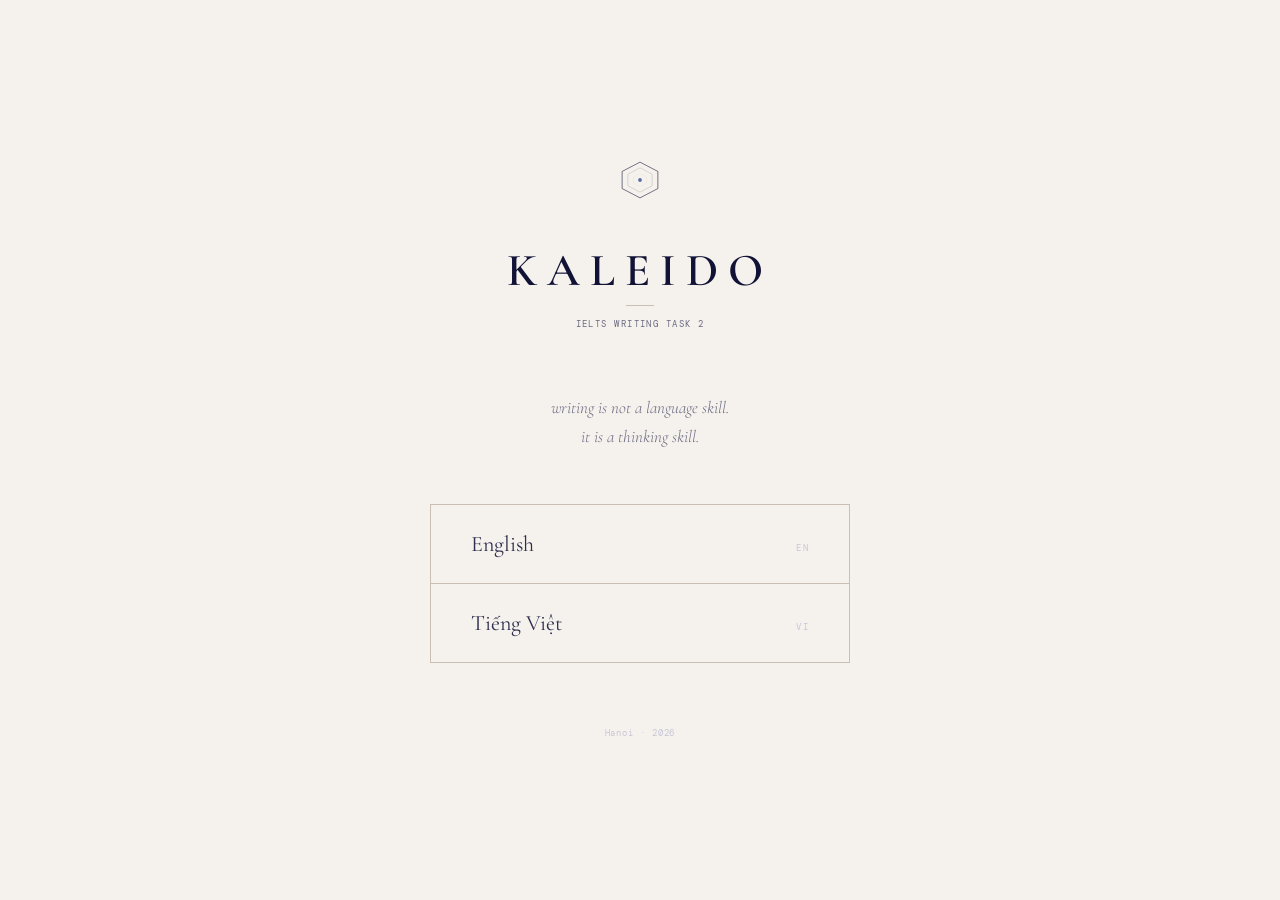
<file: index.html>
<!DOCTYPE html>
<html lang="en">
<head>
<meta charset="UTF-8">
<meta name="viewport" content="width=device-width, initial-scale=1.0">
<title>KALEIDO — IELTS Writing Task 2</title>
<link rel="preconnect" href="https://fonts.googleapis.com">
<link rel="preconnect" href="https://fonts.gstatic.com" crossorigin>
<link href="https://fonts.googleapis.com/css2?family=Cormorant+Garamond:ital,wght@0,300;0,400;0,600;1,300;1,400&family=DM+Mono:wght@400&display=swap" rel="stylesheet">
<style>
*, *::before, *::after { box-sizing: border-box; margin: 0; padding: 0; }

html, body {
  height: 100%;
}

body {
  background: #F5F1EC;
  display: flex;
  align-items: center;
  justify-content: center;
  min-height: 100vh;
}

.k-root {
  background: #F5F1EC;
  min-height: 100vh;
  width: 100%;
  display: flex;
  flex-direction: column;
  align-items: center;
  justify-content: center;
  padding: 100px 48px;
  position: relative;
  overflow: hidden;
}

.k-bg {
  position: fixed;
  inset: 0;
  pointer-events: none;
  overflow: hidden;
}

.k-bq {
  position: absolute;
  font-family: 'DM Mono', monospace;
  font-size: 10px;
  color: rgba(17,18,54,0.028);
  white-space: nowrap;
  letter-spacing: 0.02em;
}

.k-body {
  position: relative;
  z-index: 2;
  display: flex;
  flex-direction: column;
  align-items: center;
  text-align: center;
  width: 100%;
  max-width: 420px;
}

.k-mark {
  margin-bottom: 44px;
  opacity: 0;
  animation: kr 1.1s cubic-bezier(0.16,1,0.3,1) 0s forwards;
}

.k-word {
  font-family: 'Cormorant Garamond', serif;
  font-weight: 600;
  font-size: 46px;
  letter-spacing: 0.22em;
  color: #111236;
  line-height: 1;
  margin-bottom: 12px;
  opacity: 0;
  animation: kr 1.1s cubic-bezier(0.16,1,0.3,1) 0.1s forwards;
}

.k-rule {
  width: 28px;
  height: 0.5px;
  background: #C9C0B4;
  margin: 0 auto 12px;
  opacity: 0;
  animation: kr 0.9s ease 0.2s forwards;
}

.k-sub {
  font-family: 'DM Mono', monospace;
  font-size: 9px;
  letter-spacing: 0.16em;
  color: #6B6A82;
  text-transform: uppercase;
  margin-bottom: 64px;
  opacity: 0;
  animation: kr 0.9s ease 0.26s forwards;
}

.k-intro {
  font-family: 'Cormorant Garamond', serif;
  font-style: italic;
  font-weight: 300;
  font-size: 17px;
  color: #6B6A82;
  line-height: 1.7;
  margin-bottom: 52px;
  opacity: 0;
  animation: kr 0.9s ease 0.34s forwards;
  max-width: 300px;
}

.k-choices {
  display: flex;
  flex-direction: column;
  width: 100%;
  opacity: 0;
  animation: kr 0.8s ease 0.46s forwards;
  border: 0.5px solid #C9C0B4;
}

.k-choice {
  background: transparent;
  border: none;
  outline: none;
  padding: 28px 40px;
  cursor: pointer;
  display: flex;
  align-items: baseline;
  justify-content: space-between;
  position: relative;
  overflow: hidden;
  text-decoration: none;
}

.k-choice + .k-choice {
  border-top: 0.5px solid #C9C0B4;
}

.k-choice::after {
  content: '';
  position: absolute;
  inset: 0;
  background: #111236;
  opacity: 0;
  transition: opacity 0.26s ease;
}

.k-choice:hover::after { opacity: 1; }
.k-choice:hover .k-cn { color: #F5F1EC; }
.k-choice:hover .k-cl { color: #5B6FA6; }

.k-cn {
  font-family: 'Cormorant Garamond', serif;
  font-size: 22px;
  font-weight: 400;
  color: #2E2D4E;
  transition: color 0.26s ease;
  line-height: 1;
  position: relative;
  z-index: 1;
}

.k-cl {
  font-family: 'DM Mono', monospace;
  font-size: 9px;
  letter-spacing: 0.16em;
  color: #C8C6D8;
  transition: color 0.26s ease;
  position: relative;
  z-index: 1;
}

.k-foot {
  font-family: 'DM Mono', monospace;
  font-size: 9px;
  letter-spacing: 0.1em;
  color: #C8C6D8;
  margin-top: 64px;
  opacity: 0;
  animation: kr 0.7s ease 0.64s forwards;
}

@keyframes kr {
  from { opacity: 0; transform: translateY(8px); }
  to   { opacity: 1; transform: translateY(0); }
}
</style>
</head>
<body>

<div class="k-bg" id="kbg" aria-hidden="true"></div>

<div class="k-root">
  <div class="k-body">

    <div class="k-mark">
      <svg width="38" height="38" viewBox="0 0 100 100" fill="none" xmlns="http://www.w3.org/2000/svg">
        <polygon points="50,3 97,27.5 97,72.5 50,97 3,72.5 3,27.5" stroke="#111236" stroke-width="1.5" fill="none"/>
        <polygon points="50,18 82,35 82,65 50,82 18,65 18,35" stroke="#111236" stroke-width="1" fill="none" opacity="0.36"/>
        <polygon points="50,33 67,42 67,58 50,67 33,58 33,42" stroke="#111236" stroke-width="0.7" fill="none" opacity="0.14"/>
        <circle cx="50" cy="50" r="5" fill="#5B6FA6"/>
      </svg>
    </div>

    <div class="k-word">KALEIDO</div>
    <div class="k-rule"></div>
    <div class="k-sub">IELTS Writing Task 2</div>

    <div class="k-intro">
      writing is not a language skill.<br>it is a thinking skill.
    </div>

    <div class="k-choices">
      <a href="/en" class="k-choice">
        <span class="k-cn">English</span>
        <span class="k-cl">EN</span>
      </a>
      <a href="/vi" class="k-choice">
        <span class="k-cn">Tiếng Việt</span>
        <span class="k-cl">VI</span>
      </a>
    </div>

    <div class="k-foot">Hanoi · 2026</div>

  </div>
</div>

<script>
const qs = [
  "Should governments invest more in public transport?",
  "Is technology making us less creative?",
  "Some people think education should be free.",
  "Is globalisation a positive development?",
  "Does social media do more harm than good?",
  "Should the arts receive government funding?",
  "Is online learning as effective?",
  "Should voting be compulsory?",
  "Is fast fashion an environmental problem?",
  "Should capital punishment be abolished?",
  "Is space exploration a waste of money?",
  "Should wealthy nations help poorer ones?",
  "Is economic growth more important than the environment?",
  "Do celebrities have a responsibility to be role models?",
  "Should children learn a second language from birth?",
  "Does workplace stress cause significant illness?",
  "Should private cars be taxed to fund public transport?",
  "Is globalisation making cultures increasingly similar?",
  "Should financial literacy be taught in schools?",
  "Are smartphones destroying social interaction?",
  "Could AI replace teachers in the future?",
  "Should governments limit household waste?"
];

const bg = document.getElementById('kbg');
qs.forEach((q, i) => {
  const el = document.createElement('div');
  el.className = 'k-bq';
  el.textContent = q;
  const col = i % 3;
  const row = Math.floor(i / 3);
  el.style.left = (col / 3 * 84 + 3 + ((i * 37 + 11) % 11 - 5)) + '%';
  el.style.top  = (row / Math.ceil(qs.length / 3) * 88 + 3 + ((i * 53 + 7) % 9 - 4)) + '%';
  el.style.transform = `rotate(${((i * 17) % 8 - 4) * 0.2}deg)`;
  bg.appendChild(el);
});
</script>
</body>
</html>
</file>
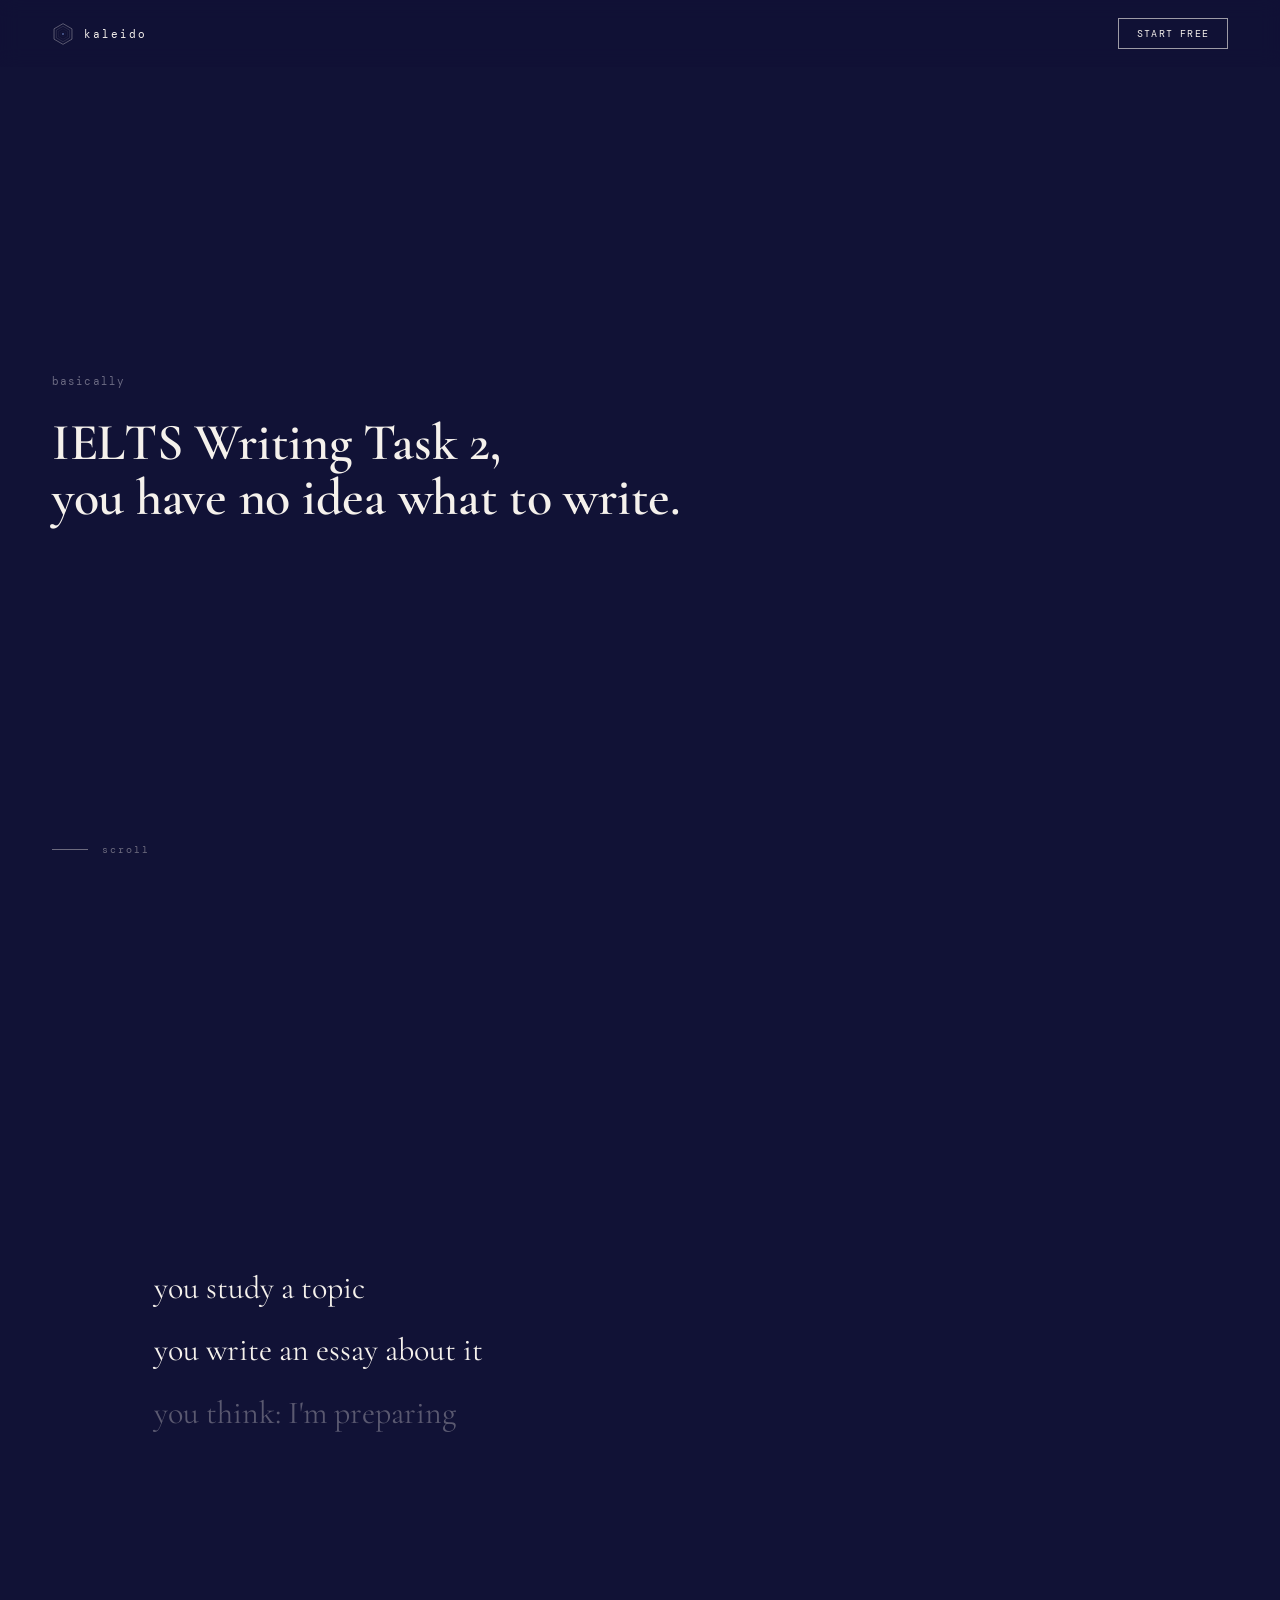
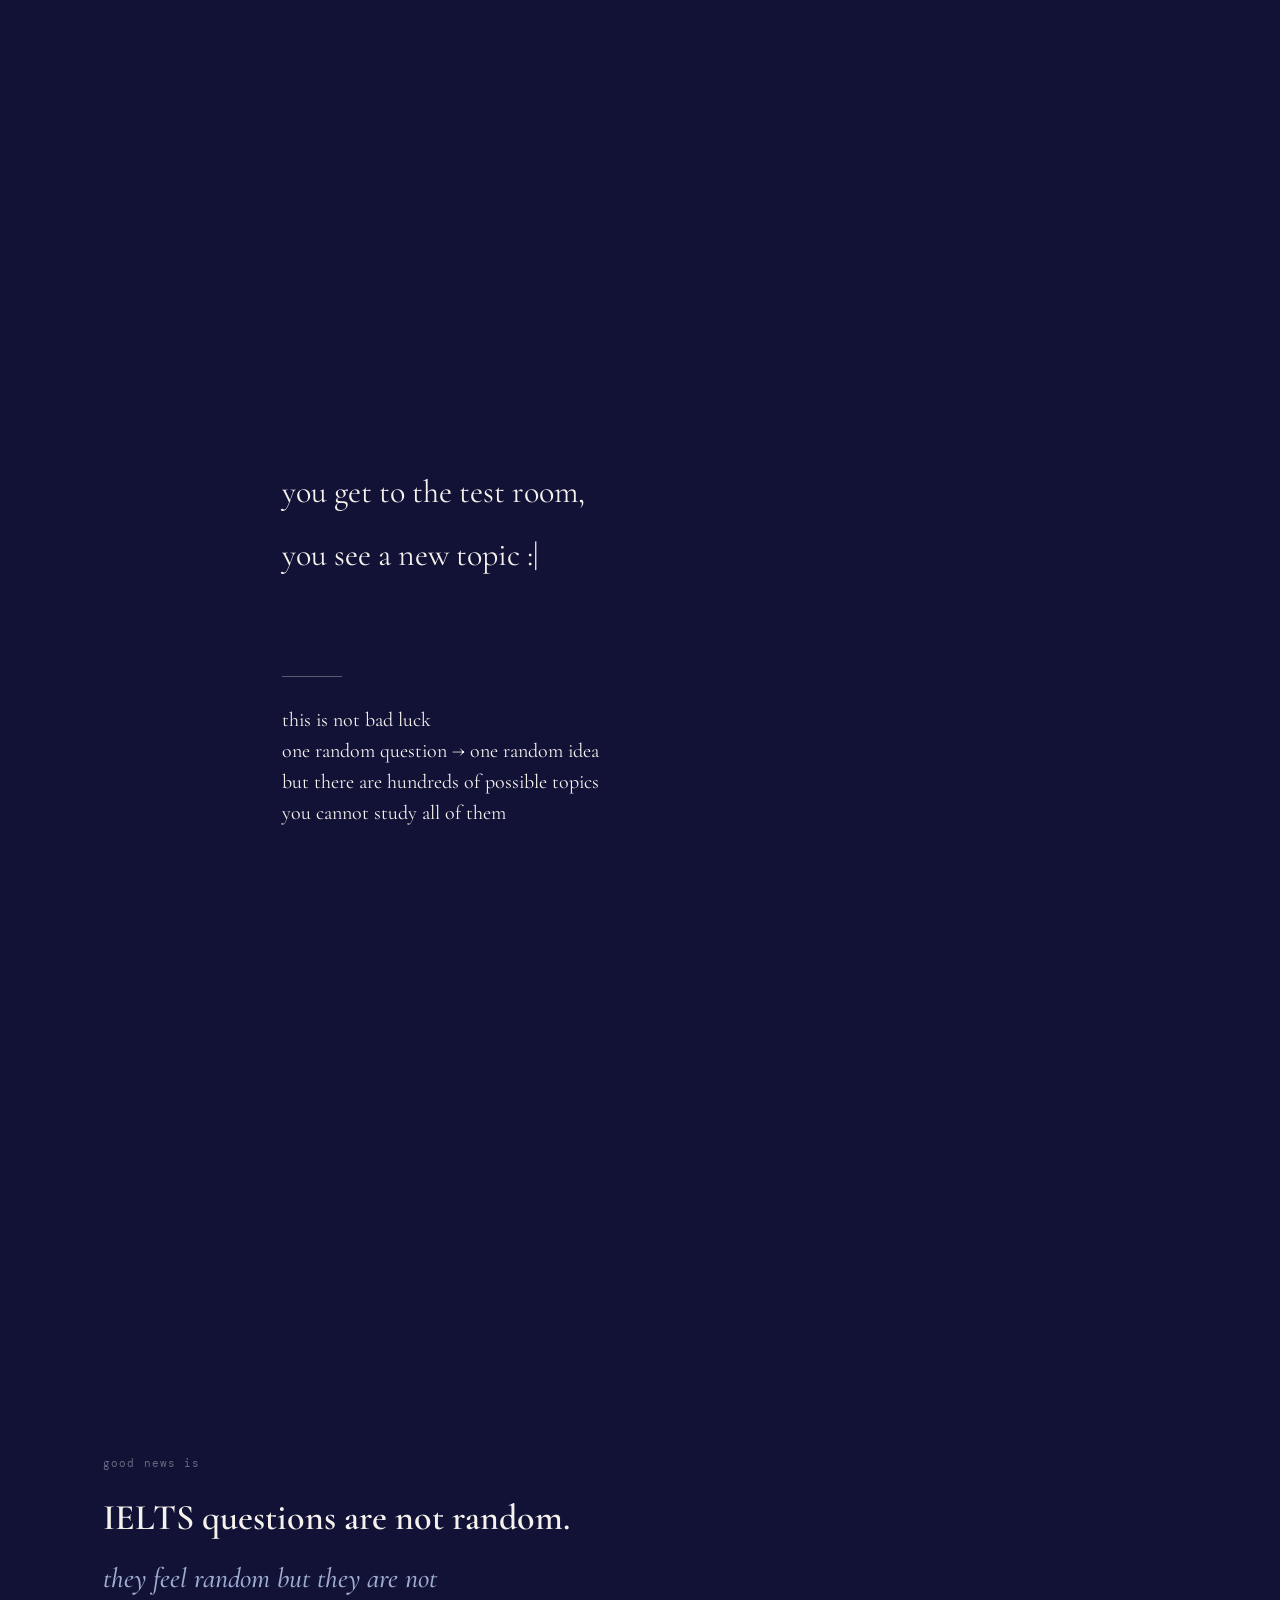
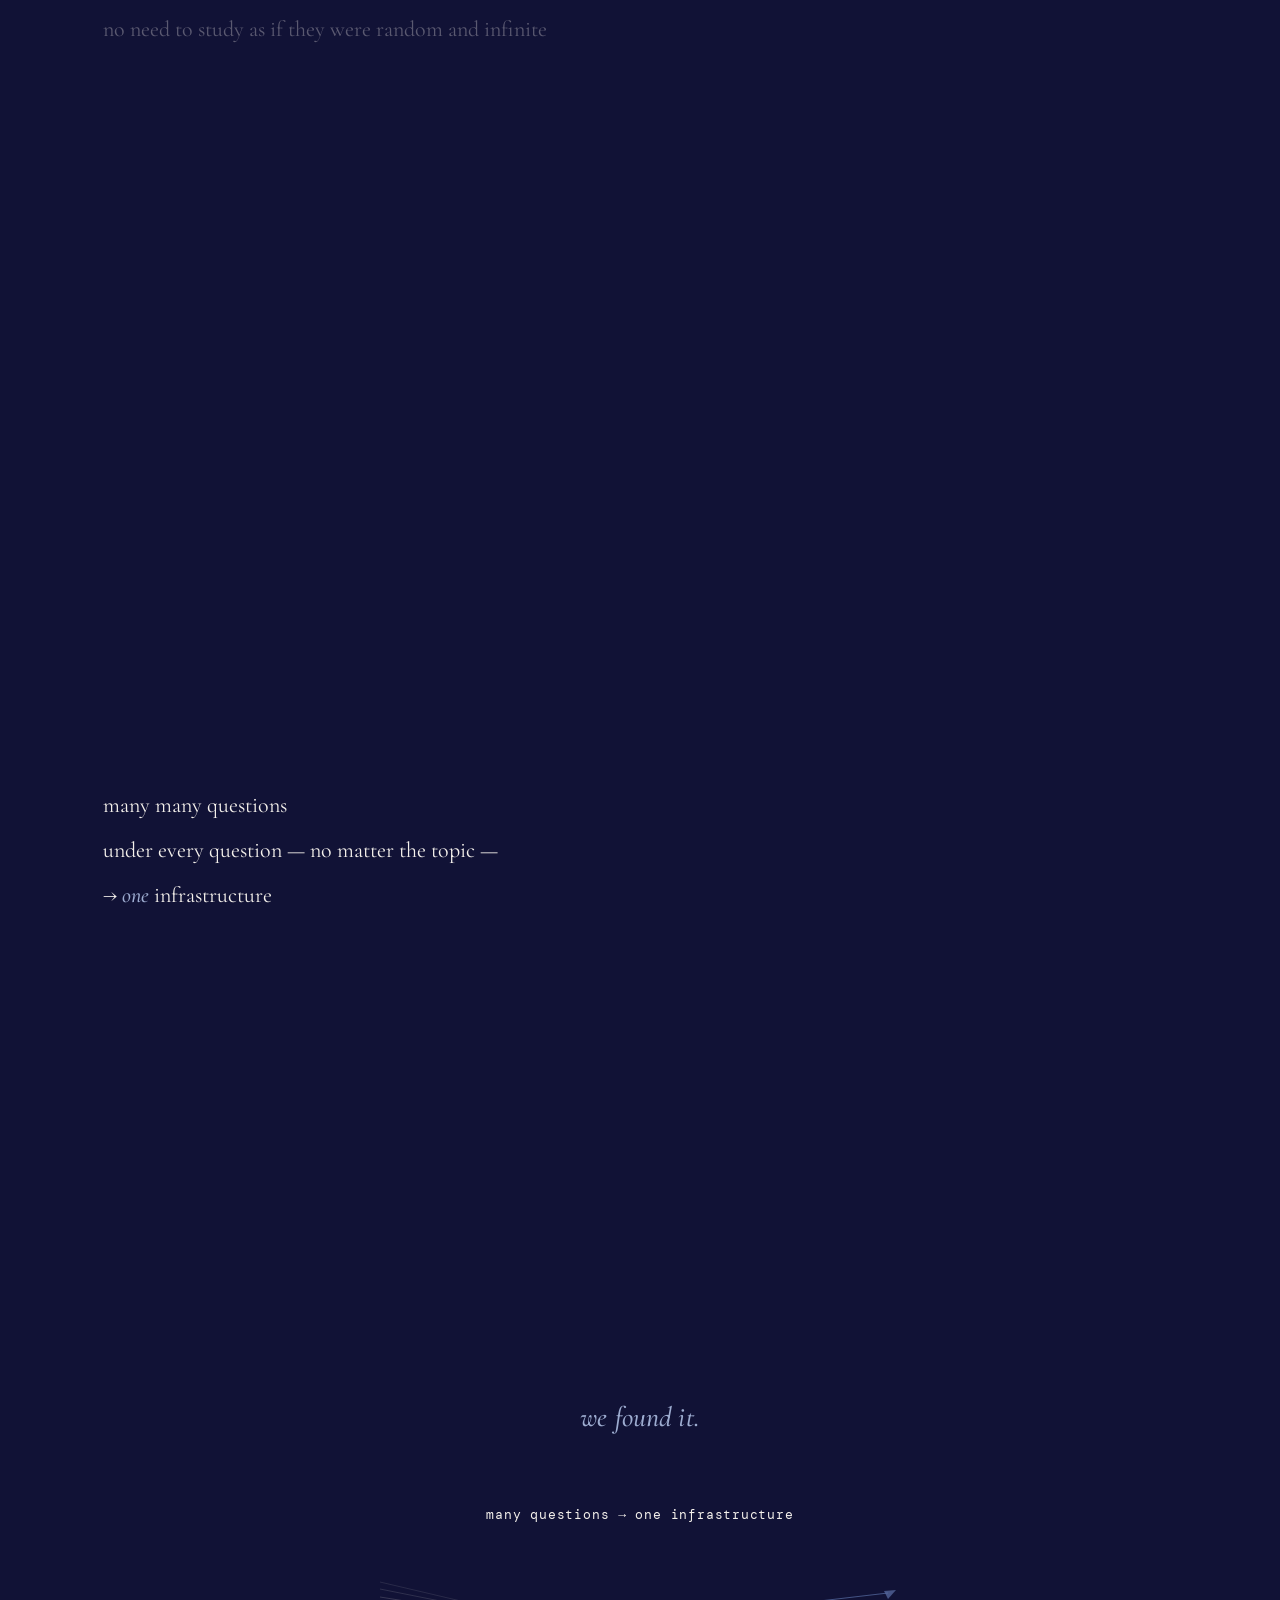
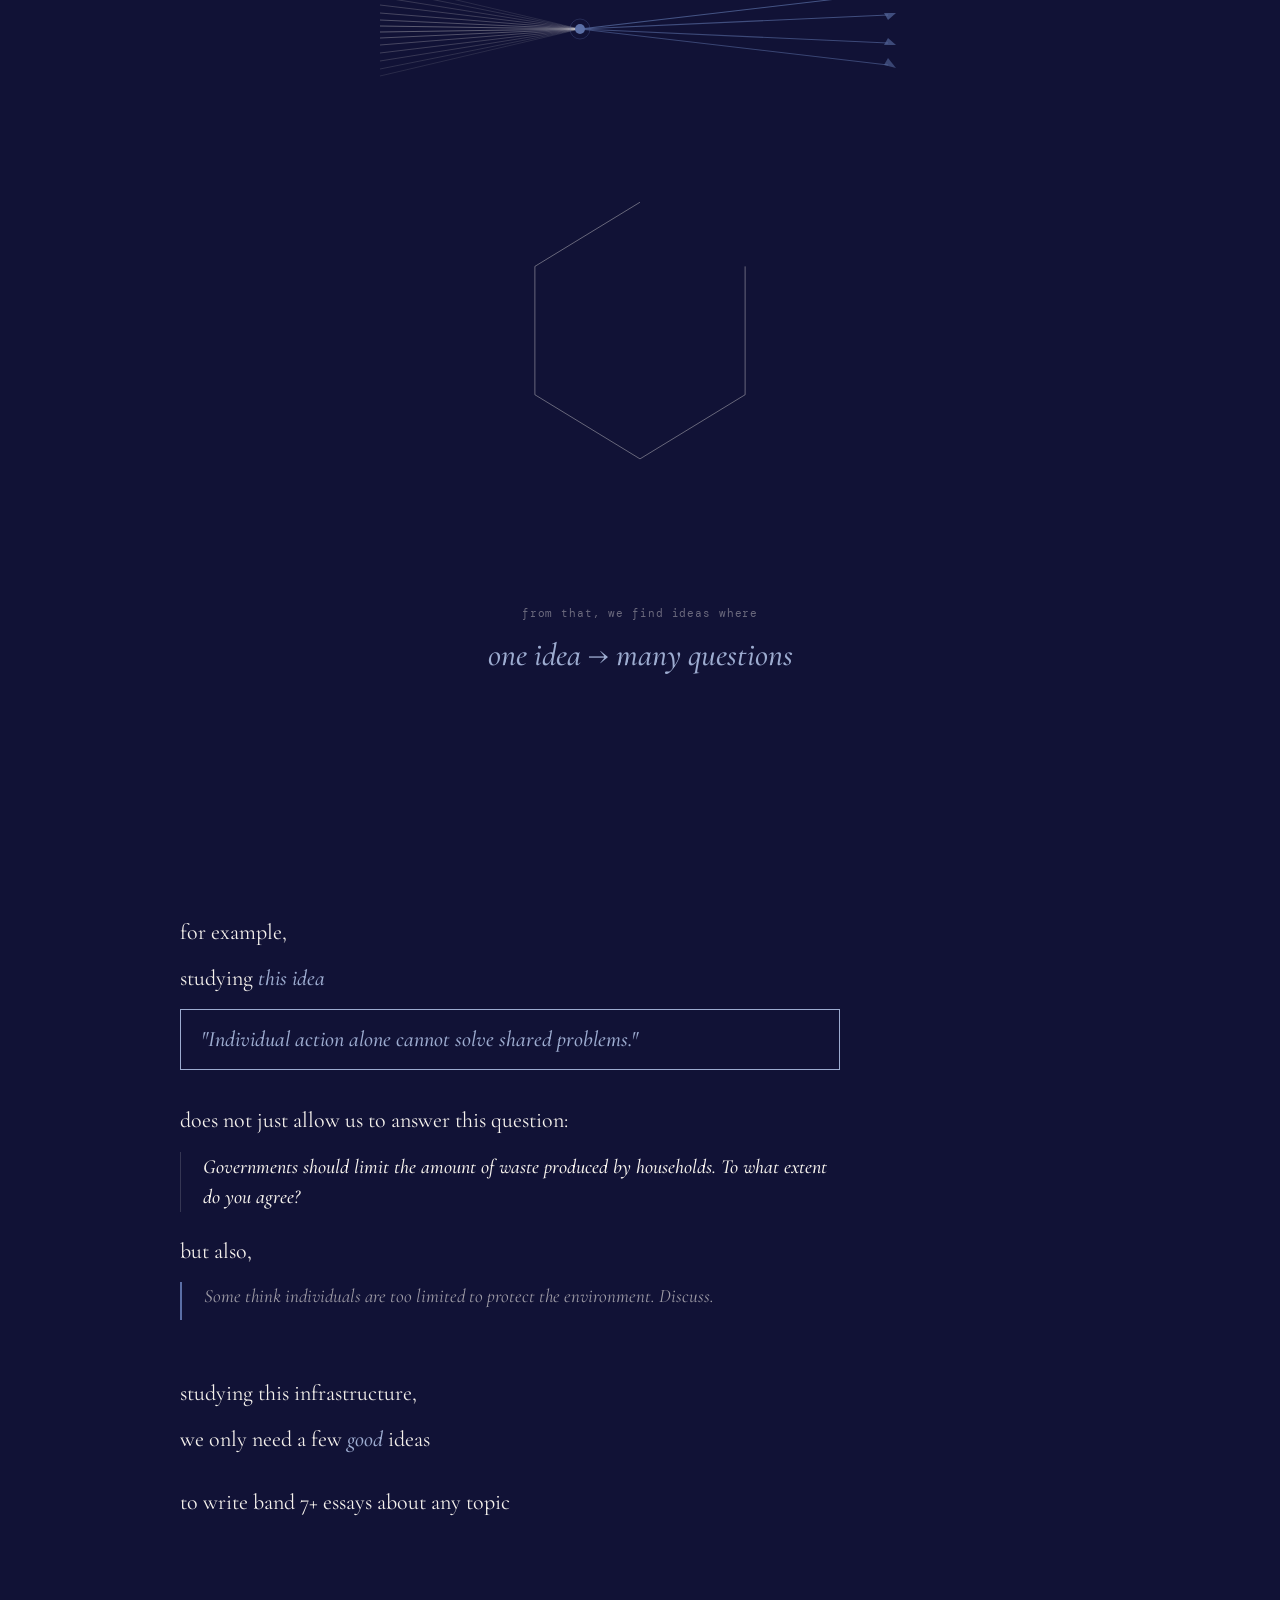
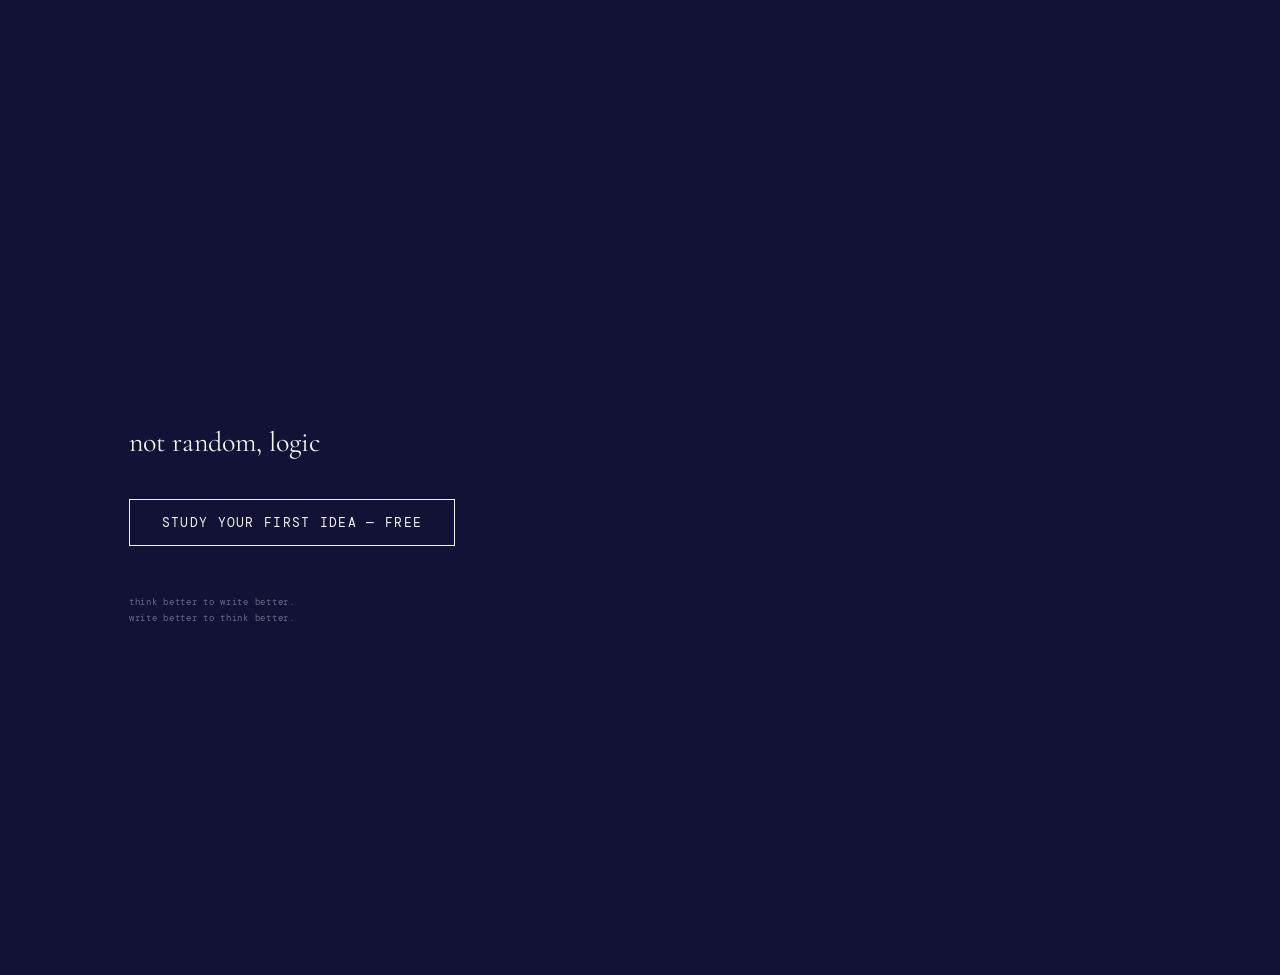
<file: en/index.html>
<!DOCTYPE html>
<html lang="en">
<head>
  <meta charset="UTF-8">
  <meta name="viewport" content="width=device-width, initial-scale=1.0">
  <meta name="description" content="IELTS Writing Task 2: not random. One infrastructure beneath every question.">
  <title>Kaleido — IELTS Writing Task 2</title>
  <link rel="preconnect" href="https://fonts.googleapis.com">
  <link rel="preconnect" href="https://fonts.gstatic.com" crossorigin>
  <link href="https://fonts.googleapis.com/css2?family=Cormorant+Garamond:ital,wght@0,400;0,500;0,600;1,400;1,500;1,600&family=DM+Mono:wght@400&display=swap" rel="stylesheet">

  <style>
    /* ══════════════════════════════════════════════════
       RESET & TOKENS
    ══════════════════════════════════════════════════ */
    *, *::before, *::after { box-sizing: border-box; margin: 0; padding: 0; }

    :root {
      /* core palette — ink/paper/signal per spec */
      --ink:          #111236;
      --ink-mid:      #2E2D4E;
      --ink-soft:     #6B6A82;
      --ink-ghost:    rgba(245,241,236,0.32);
      --paper:        #F5F1EC;
      --paper-deep:   #EBE6DF;
      --signal:       #5B6FA6;
      --signal-light: #9DACD0;

      --text-on-ink:  #F5F1EC;
      --mid:          rgba(245,241,236,0.62);
      --dim:          rgba(245,241,236,0.40);
      --dimmer:       rgba(245,241,236,0.16);

      /* vertex hues — muted, ink-compatible accents (one chroma family) */
      --v-material:    #C9A87C;
      --v-progress:    #A8C0B8;
      --v-collective:  #B89BC0;
      --v-preservation:#C8BFA2;
      --v-sustainable: #9BB4C9;
      --v-individual:  #C99B9B;

      --serif: 'Cormorant Garamond', Georgia, serif;
      --mono:  'DM Mono', 'Courier New', monospace;

      --gutter: 52px;
    }

    html { scroll-behavior: smooth; }

    body {
      background: var(--ink);
      color: var(--text-on-ink);
      font-family: var(--serif);
      overflow-x: hidden;
      -webkit-font-smoothing: antialiased;
    }

    /* ══════════════════════════════════════════════════
       CANVAS LAYER
    ══════════════════════════════════════════════════ */
    #canvas-layer {
      position: fixed;
      inset: 0;
      z-index: 0;
      pointer-events: none;
      opacity: 1;
      transition: opacity 1s ease;
    }
    #canvas-layer.dimmed { opacity: 0.32; }
    #canvas-layer.hidden { opacity: 0; }

    /* ══════════════════════════════════════════════════
       SECTIONS
    ══════════════════════════════════════════════════ */
    section {
      position: relative;
      z-index: 1;
      min-height: 100vh;
      display: flex;
      flex-direction: column;
      justify-content: center;
      padding: 100px var(--gutter);
    }

    .content {
      max-width: 640px;
      width: 100%;
    }

    /* organic offsets — section padding-left holds the indent */
    #hero        { padding-left: var(--gutter); }
    #trap        { padding-left: calc(var(--gutter) + 8%); }
    #wound       { padding-left: calc(var(--gutter) + 18%); }
    #medicine    { padding-left: calc(var(--gutter) + 4%); }
    #beat32      { padding-left: calc(var(--gutter) + 4%); }
    #arrival     { padding-left: var(--gutter); align-items: center; }
    #one-idea    { padding-left: var(--gutter); align-items: center; }
    #for-example { padding-left: calc(var(--gutter) + 10%); }
    #release     { padding-left: calc(var(--gutter) + 6%); }

    #arrival .content,
    #one-idea .content { max-width: 720px; }

    /* ══════════════════════════════════════════════════
       TYPE
    ══════════════════════════════════════════════════ */
    .kicker {
      font-family: var(--mono);
      font-size: 11px;
      letter-spacing: 0.1em;
      color: var(--ink-soft);
      margin-bottom: 28px;
      display: block;
    }
    .kicker--paper { color: var(--mid); }

    .h-hero {
      font-family: var(--serif);
      font-weight: 600;
      font-size: 52px;
      line-height: 1.05;
      color: var(--text-on-ink);
      letter-spacing: -0.005em;
    }

    .h-narr {
      font-family: var(--serif);
      font-weight: 400;
      font-size: 32px;
      line-height: 1.3;
      color: var(--text-on-ink);
      margin-bottom: 0.65em;
    }
    .h-narr:last-child { margin-bottom: 0; }
    .h-narr.ghost { color: var(--ink-ghost); }

    .truth-rule {
      width: 60px;
      height: 1px;
      background: var(--ink-ghost);
      margin-bottom: 28px;
      display: block;
    }
    .truth-block {
      font-family: var(--serif);
      font-weight: 400;
      font-size: 20px;
      line-height: 1.55;
      color: var(--text-on-ink);
    }
    .truth-block span { display: block; }

    .h-3 {
      font-family: var(--serif);
      font-weight: 600;
      font-size: 36px;
      line-height: 1.1;
      color: var(--text-on-ink);
      margin-bottom: 0.65em;
    }

    .signal-italic {
      font-family: var(--serif);
      font-weight: 500;
      font-style: italic;
      font-size: 28px;
      color: var(--signal-light);
      margin-bottom: 0.65em;
      display: block;
      line-height: 1.25;
    }

    .h-32 {
      font-family: var(--serif);
      font-weight: 400;
      font-size: 22px;
      line-height: 1.4;
      color: var(--text-on-ink);
      margin-bottom: 0.65em;
    }
    .h-32:last-child { margin-bottom: 0; }
    .h-32 em.signal {
      font-style: italic;
      font-weight: 500;
      color: var(--signal-light);
    }

    .arrival-text {
      font-family: var(--serif);
      font-weight: 500;
      font-style: italic;
      font-size: 28px;
      color: var(--signal-light);
      text-align: center;
      letter-spacing: 0.005em;
    }

    /* beat 4 — one idea */
    .mono-equation {
      font-family: var(--mono);
      font-size: 13px;
      letter-spacing: 0.06em;
      color: var(--text-on-ink);
      text-align: center;
      margin-bottom: 56px;
      opacity: 0.78;
    }
    .idea-tagline {
      font-family: var(--serif);
      font-weight: 500;
      font-style: italic;
      font-size: 32px;
      line-height: 1.25;
      color: var(--signal-light);
      text-align: center;
      margin-top: 64px;
    }
    .idea-tagline .prefix {
      display: block;
      font-family: var(--mono);
      font-size: 11px;
      letter-spacing: 0.08em;
      font-style: normal;
      font-weight: 400;
      color: var(--dim);
      margin-bottom: 14px;
    }
    @media (max-width: 768px) {
      .idea-tagline { font-size: 22px; }
    }

    .compression-wrap {
      display: flex;
      justify-content: center;
      margin-bottom: 56px;
    }

    .hex-wrap {
      width: min(440px, 86vw);
      margin: 0 auto;
      position: relative;
    }

    /* beat 5 — for example */
    .h-narr-5 {
      font-family: var(--serif);
      font-weight: 400;
      font-size: 22px;
      line-height: 1.45;
      color: var(--text-on-ink);
      margin-bottom: 0.65em;
    }
    .h-narr-5.tight { margin-bottom: 1.4em; }
    .h-narr-5 em.signal-light {
      font-style: italic;
      font-weight: 500;
      color: var(--signal-light);
    }

    .idea-bordered {
      font-family: var(--serif);
      font-weight: 500;
      font-style: italic;
      font-size: 22px;
      line-height: 1.4;
      color: var(--signal-light);
      border: 1px solid var(--signal-light);
      padding: 14px 20px;
      margin-bottom: 1.6em;
    }

    .anchor-q {
      font-family: var(--serif);
      font-weight: 500;
      font-style: italic;
      font-size: 20px;
      line-height: 1.5;
      color: var(--text-on-ink);
      margin: 0.4em 0 1.2em;
      padding-left: 22px;
      border-left: 1px solid var(--dimmer);
    }

    .cycling-q {
      font-family: var(--serif);
      font-style: italic;
      font-size: 19px;
      line-height: 1.5;
      color: var(--mid);
      min-height: 2em;
      margin: 0.4em 0 1.8em;
      padding-left: 22px;
      border-left: 2px solid var(--signal);
    }
    @media (max-width: 768px) {
      .cycling-q { font-size: 16px; }
    }

    /* beat 6 — release */
    .h-6 {
      font-family: var(--serif);
      font-weight: 400;
      font-size: 28px;
      line-height: 1.3;
      color: var(--text-on-ink);
      margin-bottom: 1.4em;
    }

    .cta {
      display: inline-block;
      font-family: var(--mono);
      font-size: 13px;
      letter-spacing: 0.1em;
      text-transform: uppercase;
      padding: 14px 32px;
      border: 1.5px solid var(--text-on-ink);
      border-radius: 0;
      background: transparent;
      color: var(--text-on-ink);
      cursor: pointer;
      text-decoration: none;
      transition: background 200ms ease, color 200ms ease;
    }
    .cta:hover { background: var(--signal-light); color: var(--ink); border-color: var(--signal-light); }

    .footer-lines {
      margin-top: 48px;
      font-family: var(--mono);
      font-size: 9px;
      letter-spacing: 0.08em;
      color: var(--ink-soft);
      line-height: 1.8;
    }
    .footer-lines div { display: block; }

    /* ══════════════════════════════════════════════════
       REVEAL
    ══════════════════════════════════════════════════ */
    .reveal {
      opacity: 0;
      transform: translateY(18px);
      transition: opacity 0.7s ease, transform 0.7s ease;
    }
    .reveal.visible { opacity: 1; transform: none; }
    .reveal-d1 { transition-delay: 0.15s; }
    .reveal-d2 { transition-delay: 0.30s; }
    .reveal-d3 { transition-delay: 0.45s; }

    /* ══════════════════════════════════════════════════
       NAV (dark ground throughout)
    ══════════════════════════════════════════════════ */
    nav.kaleido-nav {
      position: fixed;
      top: 0; left: 0; right: 0;
      z-index: 20;
      padding: 18px var(--gutter);
      display: flex;
      align-items: center;
      justify-content: space-between;
      background: rgba(17,18,54,0.55);
      backdrop-filter: blur(10px);
      -webkit-backdrop-filter: blur(10px);
      transition: background 600ms ease;
    }
    nav.kaleido-nav .brand {
      display: flex;
      align-items: center;
      gap: 10px;
      font-family: var(--mono);
      font-size: 11px;
      letter-spacing: 0.18em;
      text-transform: lowercase;
      color: var(--text-on-ink);
    }
    nav.kaleido-nav .nav-cta {
      font-family: var(--mono);
      font-size: 10px;
      letter-spacing: 0.12em;
      text-transform: uppercase;
      padding: 8px 18px;
      border: 1px solid var(--mid);
      color: var(--text-on-ink);
      background: transparent;
      cursor: pointer;
      transition: background 200ms ease, color 200ms ease;
    }
    nav.kaleido-nav .nav-cta:hover { background: var(--signal-light); color: var(--ink); border-color: var(--signal-light); }

    /* scroll cue on hero */
    .scroll-cue {
      position: absolute;
      bottom: 44px;
      left: var(--gutter);
      font-family: var(--mono);
      font-size: 10px;
      color: var(--dim);
      letter-spacing: 0.2em;
      text-transform: lowercase;
      display: flex;
      align-items: center;
      gap: 14px;
    }
    .scroll-cue .line {
      width: 36px; height: 1px;
      background: var(--dim);
      display: inline-block;
    }

    /* ══════════════════════════════════════════════════
       MOBILE
    ══════════════════════════════════════════════════ */
    @media (max-width: 768px) {
      :root { --gutter: 24px; }

      #trap        { padding-left: calc(var(--gutter) + 4%); }
      #wound       {
        padding-left: calc(var(--gutter) + 20px);
        border-left: 1.5px solid var(--ink-ghost);
        margin-left: var(--gutter);
      }
      #medicine    { padding-left: calc(var(--gutter) + 2%); }
      #beat32      { padding-left: calc(var(--gutter) + 2%); }
      #for-example { padding-left: calc(var(--gutter) + 5%); }
      #release     { padding-left: calc(var(--gutter) + 3%); }

      .h-hero    { font-size: clamp(34px, 9vw, 52px); }
      .h-narr    { font-size: 24px; }
      .truth-block { font-size: 16px; }
      .h-3       { font-size: 28px; }
      .signal-italic { font-size: 22px; }
      .h-32      { font-size: 17px; }
      .arrival-text { font-size: 22px; }
      .mono-equation { font-size: 11px; }
      .idea-tagline { font-size: 22px; }
      .h-narr-5 { font-size: 17px; }
      .idea-bordered { font-size: 17px; }
      .anchor-q { font-size: 16px; }
      .h-6 { font-size: 20px; }

      .hex-wrap { width: min(300px, 86vw); }

      nav.kaleido-nav { padding: 14px var(--gutter); }
      .cta { padding: 12px 24px; }
    }
  </style>
</head>
<body>

  <!-- NAV -->
  <nav class="kaleido-nav">
    <span class="brand">
      <svg width="22" height="22" style="color:var(--paper);flex-shrink:0;"><use href="#hex-mark"/></svg>
      kaleido
    </span>
    <button class="nav-cta" onclick="document.getElementById('release').scrollIntoView({behavior:'smooth'})">Start free</button>
  </nav>

  <!-- SVG Symbol Definitions (from kaleido_symbols) -->
  <svg style="display:none" aria-hidden="true">
    <defs>
      <symbol id="icon-material" viewBox="0 0 100 100">
        <polygon points="50,12 88,50 50,88 12,50" fill="none" stroke="currentColor" stroke-width="3" stroke-linejoin="round"/>
        <circle cx="50" cy="50" r="5" fill="currentColor" stroke="none"/>
      </symbol>
      <symbol id="icon-progress" viewBox="0 0 100 100">
        <polyline points="18,24 50,50 18,76" fill="none" stroke="currentColor" stroke-width="3" stroke-linecap="round" stroke-linejoin="round"/>
        <polyline points="46,24 78,50 46,76" fill="none" stroke="currentColor" stroke-width="3" stroke-linecap="round" stroke-linejoin="round"/>
      </symbol>
      <symbol id="icon-collective" viewBox="0 0 100 100">
        <circle cx="36" cy="50" r="25" fill="none" stroke="currentColor" stroke-width="3"/>
        <circle cx="64" cy="50" r="25" fill="none" stroke="currentColor" stroke-width="3"/>
      </symbol>
      <symbol id="icon-preservation" viewBox="0 0 100 100">
        <rect x="16" y="16" width="68" height="68" fill="none" stroke="currentColor" stroke-width="3"/>
        <line x1="50" y1="16" x2="50" y2="84" stroke="currentColor" stroke-width="2"/>
        <line x1="16" y1="50" x2="84" y2="50" stroke="currentColor" stroke-width="2"/>
        <circle cx="50" cy="50" r="4" fill="currentColor" stroke="none"/>
      </symbol>
      <symbol id="icon-sustainable" viewBox="0 0 100 100">
        <path d="M 14,18 L 86,18 L 50,50 Z" fill="none" stroke="currentColor" stroke-width="3" stroke-linejoin="round"/>
        <path d="M 14,82 L 86,82 L 50,50 Z" fill="none" stroke="currentColor" stroke-width="3" stroke-linejoin="round"/>
      </symbol>
      <symbol id="icon-individual" viewBox="0 0 100 100">
        <circle cx="50" cy="30" r="18" fill="none" stroke="currentColor" stroke-width="3"/>
        <circle cx="50" cy="30" r="5" fill="currentColor" stroke="none"/>
        <path d="M 24,52 L 76,52 L 50,84 Z" fill="none" stroke="currentColor" stroke-width="3" stroke-linejoin="round"/>
      </symbol>
      <symbol id="hex-mark" viewBox="0 0 100 100">
        <polygon points="50,3 90.7,26.5 90.7,73.5 50,97 9.3,73.5 9.3,26.5" fill="none" stroke="currentColor" stroke-width="1.5" opacity="1"/>
        <polygon points="50,15 80.3,32.5 80.3,67.5 50,85 19.7,67.5 19.7,32.5" fill="none" stroke="currentColor" stroke-width="1" opacity="0.55"/>
        <polygon points="50,26 70.8,38 70.8,62 50,74 29.2,62 29.2,38" fill="none" stroke="currentColor" stroke-width="0.8" opacity="0.32"/>
        <polygon points="50,37 61.3,43.5 61.3,56.5 50,63 38.7,56.5 38.7,43.5" fill="none" stroke="currentColor" stroke-width="0.7" opacity="0.18"/>
        <circle cx="50" cy="50" r="4" fill="#5B6FA6" stroke="none"/>
      </symbol>
    </defs>
  </svg>

  <!-- Canvas (drifting questions) -->
  <canvas id="canvas-layer"></canvas>

  <!-- ━━━━━━━━━━━━━━━━━━━━━━━━━━━━━━━━━━━━━━━━━━━━━
       BEAT 0 — HERO
  ━━━━━━━━━━━━━━━━━━━━━━━━━━━━━━━━━━━━━━━━━━━━━ -->
  <section id="hero" data-screen-label="00 Hero">
    <div class="content">
      <span class="kicker reveal">basically</span>
      <h1 class="h-hero reveal reveal-d1">IELTS Writing Task 2,<br>you have no idea what to write.</h1>
    </div>
    <div class="scroll-cue"><span class="line"></span>scroll</div>
  </section>

  <!-- ━━━━━━━━━━━━━━━━━━━━━━━━━━━━━━━━━━━━━━━━━━━━━
       BEAT 1 — TRAP
  ━━━━━━━━━━━━━━━━━━━━━━━━━━━━━━━━━━━━━━━━━━━━━ -->
  <section id="trap" data-screen-label="01 Trap">
    <div class="content">
      <p class="h-narr reveal">you study a topic</p>
      <p class="h-narr reveal reveal-d1">you write an essay about it</p>
      <p class="h-narr ghost reveal reveal-d2">you think: I'm preparing</p>
    </div>
  </section>

  <!-- ━━━━━━━━━━━━━━━━━━━━━━━━━━━━━━━━━━━━━━━━━━━━━
       BEAT 2 — WOUND  (and 2.1 truth, same section)
  ━━━━━━━━━━━━━━━━━━━━━━━━━━━━━━━━━━━━━━━━━━━━━ -->
  <section id="wound" data-screen-label="02 Wound">
    <div class="content">
      <p class="h-narr reveal">you get to the test room,</p>
      <p class="h-narr reveal reveal-d1">you see a new topic :|</p>

      <div style="height: 80px;"></div>

      <span class="truth-rule reveal reveal-d2"></span>
      <div class="truth-block reveal reveal-d3">
        <span>this is not bad luck</span>
        <span>one random question → one random idea</span>
        <span>but there are hundreds of possible topics</span>
        <span>you cannot study all of them</span>
      </div>
    </div>
  </section>

  <!-- ━━━━━━━━━━━━━━━━━━━━━━━━━━━━━━━━━━━━━━━━━━━━━
       BEAT 3 — MEDICINE
  ━━━━━━━━━━━━━━━━━━━━━━━━━━━━━━━━━━━━━━━━━━━━━ -->
  <section id="medicine" data-screen-label="03 Medicine">
    <canvas id="med-canvas" style="position:absolute;inset:0;width:100%;height:100%;pointer-events:none;z-index:0;opacity:0.55;"></canvas>
    <div class="content" style="position:relative;z-index:1;">
      <span class="kicker reveal">good news is</span>
      <h2 class="h-3 reveal reveal-d1">IELTS questions are not random.</h2>
      <span class="signal-italic reveal reveal-d2">they feel random but they are not</span>
      <p class="h-32 ghost reveal reveal-d3" style="color: var(--ink-ghost);">no need to study as if they were random and infinite</p>
    </div>
  </section>

  <!-- ━━━━━━━━━━━━━━━━━━━━━━━━━━━━━━━━━━━━━━━━━━━━━
       BEAT 3.2 — under every question
  ━━━━━━━━━━━━━━━━━━━━━━━━━━━━━━━━━━━━━━━━━━━━━ -->
  <section id="beat32" data-screen-label="032 Compression">
    <div class="content">
      <p class="h-32 reveal">many many questions</p>
      <p class="h-32 reveal reveal-d1">under every question — no matter the topic —</p>
      <p class="h-32 reveal reveal-d2">→ <em class="signal">one</em> infrastructure</p>
    </div>
  </section>

  <!-- ━━━━━━━━━━━━━━━━━━━━━━━━━━━━━━━━━━━━━━━━━━━━━
       BEAT 3.3 — ARRIVAL + BEAT 4 — ONE IDEA
       (the hexagon assembles here; equation + sub copy frame it)
  ━━━━━━━━━━━━━━━━━━━━━━━━━━━━━━━━━━━━━━━━━━━━━ -->
  <section id="one-idea" data-screen-label="04 One Idea">
    <div class="content">

      <p class="arrival-text reveal" style="margin-bottom: 72px;">we found it.</p>

      <p class="mono-equation reveal reveal-d1">many questions → one infrastructure</p>

      <!-- Compression mark -->
      <div class="compression-wrap reveal reveal-d2">
        <svg width="520" height="100" viewBox="0 0 520 100" fill="none" style="width:100%; max-width:520px; display:block;">
          <line x1="0" y1="3"  x2="200" y2="50" stroke="rgba(245,241,236,0.18)" stroke-width="0.6"/>
          <line x1="0" y1="10" x2="200" y2="50" stroke="rgba(245,241,236,0.22)" stroke-width="0.6"/>
          <line x1="0" y1="18" x2="200" y2="50" stroke="rgba(245,241,236,0.28)" stroke-width="0.6"/>
          <line x1="0" y1="26" x2="200" y2="50" stroke="rgba(245,241,236,0.34)" stroke-width="0.6"/>
          <line x1="0" y1="34" x2="200" y2="50" stroke="rgba(245,241,236,0.40)" stroke-width="0.6"/>
          <line x1="0" y1="41" x2="200" y2="50" stroke="rgba(245,241,236,0.48)" stroke-width="0.6"/>
          <line x1="0" y1="47" x2="200" y2="50" stroke="rgba(245,241,236,0.55)" stroke-width="0.6"/>
          <line x1="0" y1="53" x2="200" y2="50" stroke="rgba(245,241,236,0.55)" stroke-width="0.6"/>
          <line x1="0" y1="59" x2="200" y2="50" stroke="rgba(245,241,236,0.48)" stroke-width="0.6"/>
          <line x1="0" y1="66" x2="200" y2="50" stroke="rgba(245,241,236,0.40)" stroke-width="0.6"/>
          <line x1="0" y1="74" x2="200" y2="50" stroke="rgba(245,241,236,0.34)" stroke-width="0.6"/>
          <line x1="0" y1="82" x2="200" y2="50" stroke="rgba(245,241,236,0.28)" stroke-width="0.6"/>
          <line x1="0" y1="90" x2="200" y2="50" stroke="rgba(245,241,236,0.22)" stroke-width="0.6"/>
          <line x1="0" y1="97" x2="200" y2="50" stroke="rgba(245,241,236,0.18)" stroke-width="0.6"/>
          <line x1="200" y1="50" x2="508" y2="14" stroke="#5B6FA6" stroke-width="1.1" opacity="0.70"/>
          <polygon points="516,11 504,12 508,20" fill="#5B6FA6" opacity="0.70"/>
          <line x1="200" y1="50" x2="508" y2="36" stroke="#5B6FA6" stroke-width="1.1" opacity="0.65"/>
          <polygon points="516,34 504,34 508,41" fill="#5B6FA6" opacity="0.65"/>
          <line x1="200" y1="50" x2="508" y2="64" stroke="#5B6FA6" stroke-width="1.1" opacity="0.60"/>
          <polygon points="516,66 504,66 508,59" fill="#5B6FA6" opacity="0.60"/>
          <line x1="200" y1="50" x2="508" y2="86" stroke="#5B6FA6" stroke-width="1.1" opacity="0.55"/>
          <polygon points="516,89 504,86 508,79" fill="#5B6FA6" opacity="0.55"/>
          <circle cx="200" cy="50" r="10" stroke="#5B6FA6" stroke-width="0.8" fill="none" opacity="0.35"/>
          <circle cx="200" cy="50" r="5"  fill="#5B6FA6"/>
        </svg>
      </div>

      <!-- Hexagon (the one infrastructure) -->
      <div class="hex-wrap">
        <svg id="hex-svg" viewBox="-60 -20 720 660" xmlns="http://www.w3.org/2000/svg" style="width:100%;height:auto;overflow:visible;">

          <!-- spokes -->
          <line class="hex-spoke" data-d="0"  x1="300" y1="300" x2="300" y2="90"  stroke="rgba(91,111,166,0.55)" stroke-width="0.8" stroke-dasharray="220" stroke-dashoffset="220" fill="none"/>
          <line class="hex-spoke" data-d="1"  x1="300" y1="300" x2="472" y2="195" stroke="rgba(91,111,166,0.55)" stroke-width="0.8" stroke-dasharray="220" stroke-dashoffset="220" fill="none"/>
          <line class="hex-spoke" data-d="2"  x1="300" y1="300" x2="472" y2="405" stroke="rgba(91,111,166,0.55)" stroke-width="0.8" stroke-dasharray="220" stroke-dashoffset="220" fill="none"/>
          <line class="hex-spoke" data-d="3"  x1="300" y1="300" x2="300" y2="510" stroke="rgba(91,111,166,0.55)" stroke-width="0.8" stroke-dasharray="220" stroke-dashoffset="220" fill="none"/>
          <line class="hex-spoke" data-d="4"  x1="300" y1="300" x2="128" y2="405" stroke="rgba(91,111,166,0.55)" stroke-width="0.8" stroke-dasharray="220" stroke-dashoffset="220" fill="none"/>
          <line class="hex-spoke" data-d="5"  x1="300" y1="300" x2="128" y2="195" stroke="rgba(91,111,166,0.55)" stroke-width="0.8" stroke-dasharray="220" stroke-dashoffset="220" fill="none"/>

          <!-- edges -->
          <line class="hex-edge" data-d="0" x1="300" y1="90"  x2="472" y2="195" stroke="rgba(245,241,236,0.42)" stroke-width="1.5" stroke-dasharray="220" stroke-dashoffset="220" fill="none"/>
          <line class="hex-edge" data-d="1" x1="472" y1="195" x2="472" y2="405" stroke="rgba(245,241,236,0.42)" stroke-width="1.5" stroke-dasharray="220" stroke-dashoffset="220" fill="none"/>
          <line class="hex-edge" data-d="2" x1="472" y1="405" x2="300" y2="510" stroke="rgba(245,241,236,0.42)" stroke-width="1.5" stroke-dasharray="220" stroke-dashoffset="220" fill="none"/>
          <line class="hex-edge" data-d="3" x1="300" y1="510" x2="128" y2="405" stroke="rgba(245,241,236,0.42)" stroke-width="1.5" stroke-dasharray="220" stroke-dashoffset="220" fill="none"/>
          <line class="hex-edge" data-d="4" x1="128" y1="405" x2="128" y2="195" stroke="rgba(245,241,236,0.42)" stroke-width="1.5" stroke-dasharray="220" stroke-dashoffset="220" fill="none"/>
          <line class="hex-edge" data-d="5" x1="128" y1="195" x2="300" y2="90"  stroke="rgba(245,241,236,0.42)" stroke-width="1.5" stroke-dasharray="220" stroke-dashoffset="220" fill="none"/>

          <!-- inner concentric hexagons (shimmer in) -->
          <polygon class="hex-inner" data-r="1" points="300,142 440,222 440,378 300,458 160,378 160,222"
            fill="none" stroke="rgba(245,241,236,0.18)" stroke-width="1" opacity="0"/>
          <polygon class="hex-inner" data-r="2" points="300,194 392,250 392,350 300,406 208,350 208,250"
            fill="none" stroke="rgba(245,241,236,0.10)" stroke-width="0.8" opacity="0"/>

          <!-- center: signal dot + faint ring -->
          <circle id="hex-center-ring" cx="300" cy="300" r="22" fill="none" stroke="rgba(91,111,166,0.35)" stroke-width="1" opacity="0"/>
          <circle id="hex-center-dot"  cx="300" cy="300" r="6" fill="#5B6FA6" opacity="0"/>

          <!-- vertex dots + canonical icons from kaleido_symbols -->
          <g class="hex-vertex" data-vi="0" opacity="0" style="transform-origin:300px 90px;transform-box:fill-box;">
            <circle cx="300" cy="90" r="6" fill="#5B6FA6"/>
            <circle cx="300" cy="90" r="14" fill="none" stroke="rgba(91,111,166,0.30)" stroke-width="0.8"/>
            <use href="#icon-material" x="276" y="24" width="48" height="48" style="color:rgba(245,241,236,0.62)"/>
          </g>
          <g class="hex-vertex" data-vi="1" opacity="0" style="transform-origin:472px 195px;transform-box:fill-box;">
            <circle cx="472" cy="195" r="6" fill="#5B6FA6"/>
            <circle cx="472" cy="195" r="14" fill="none" stroke="rgba(91,111,166,0.30)" stroke-width="0.8"/>
            <use href="#icon-progress" x="484" y="149" width="48" height="48" style="color:rgba(245,241,236,0.62)"/>
          </g>
          <g class="hex-vertex" data-vi="2" opacity="0" style="transform-origin:472px 405px;transform-box:fill-box;">
            <circle cx="472" cy="405" r="6" fill="#5B6FA6"/>
            <circle cx="472" cy="405" r="14" fill="none" stroke="rgba(91,111,166,0.30)" stroke-width="0.8"/>
            <use href="#icon-collective" x="484" y="381" width="48" height="48" style="color:rgba(245,241,236,0.62)"/>
          </g>
          <g class="hex-vertex" data-vi="3" opacity="0" style="transform-origin:300px 510px;transform-box:fill-box;">
            <circle cx="300" cy="510" r="6" fill="#5B6FA6"/>
            <circle cx="300" cy="510" r="14" fill="none" stroke="rgba(91,111,166,0.30)" stroke-width="0.8"/>
            <use href="#icon-preservation" x="276" y="526" width="48" height="48" style="color:rgba(245,241,236,0.62)"/>
          </g>
          <g class="hex-vertex" data-vi="4" opacity="0" style="transform-origin:128px 405px;transform-box:fill-box;">
            <circle cx="128" cy="405" r="6" fill="#5B6FA6"/>
            <circle cx="128" cy="405" r="14" fill="none" stroke="rgba(91,111,166,0.30)" stroke-width="0.8"/>
            <use href="#icon-sustainable" x="80" y="381" width="48" height="48" style="color:rgba(245,241,236,0.62)"/>
          </g>
          <g class="hex-vertex" data-vi="5" opacity="0" style="transform-origin:128px 195px;transform-box:fill-box;">
            <circle cx="128" cy="195" r="6" fill="#5B6FA6"/>
            <circle cx="128" cy="195" r="14" fill="none" stroke="rgba(91,111,166,0.30)" stroke-width="0.8"/>
            <use href="#icon-individual" x="80" y="149" width="48" height="48" style="color:rgba(245,241,236,0.62)"/>
          </g>

          <!-- labels -->
          <text class="hex-label" data-li="0" x="300" y="18"  font-family="DM Mono,monospace" font-size="11" fill="rgba(245,241,236,0.62)" text-anchor="middle" letter-spacing="0.18em" opacity="0">MATERIAL</text>
          <text class="hex-label" data-li="1" x="552" y="170" font-family="DM Mono,monospace" font-size="11" fill="rgba(245,241,236,0.62)" text-anchor="start"  letter-spacing="0.18em" opacity="0">PROGRESS</text>
          <text class="hex-label" data-li="2" x="552" y="442" font-family="DM Mono,monospace" font-size="11" fill="rgba(245,241,236,0.62)" text-anchor="start"  letter-spacing="0.18em" opacity="0">COLLECTIVE</text>
          <text class="hex-label" data-li="3" x="300" y="600" font-family="DM Mono,monospace" font-size="11" fill="rgba(245,241,236,0.62)" text-anchor="middle" letter-spacing="0.18em" opacity="0">PRESERVATION</text>
          <text class="hex-label" data-li="4" x="48"  y="442" font-family="DM Mono,monospace" font-size="11" fill="rgba(245,241,236,0.62)" text-anchor="end"    letter-spacing="0.18em" opacity="0">SUSTAINABLE</text>
          <text class="hex-label" data-li="5" x="48"  y="170" font-family="DM Mono,monospace" font-size="11" fill="rgba(245,241,236,0.62)" text-anchor="end"    letter-spacing="0.18em" opacity="0">INDIVIDUAL</text>

        </svg>
      </div>

      <p class="idea-tagline reveal">
        <span class="prefix">from that, we find ideas where</span>
        one idea → many questions
      </p>
    </div>
  </section>

  <!-- ━━━━━━━━━━━━━━━━━━━━━━━━━━━━━━━━━━━━━━━━━━━━━
       BEAT 5 — FOR EXAMPLE
  ━━━━━━━━━━━━━━━━━━━━━━━━━━━━━━━━━━━━━━━━━━━━━ -->
  <section id="for-example" data-screen-label="05 For Example">
    <div class="content" style="max-width: 660px;">
      <p class="h-narr-5 reveal">for example,</p>
      <p class="h-narr-5 reveal reveal-d1">studying <em class="signal-light">this idea</em></p>

      <div class="idea-bordered reveal reveal-d2">"Individual action alone cannot solve shared problems."</div>

      <p class="h-narr-5 reveal">does not just allow us to answer this question:</p>

      <p class="anchor-q reveal reveal-d1" id="anchor-q">
        Governments should limit the amount of waste produced by households. To what extent do you agree?
      </p>

      <p class="h-narr-5 reveal">but also,</p>

      <p class="cycling-q reveal reveal-d1" id="cycling-q">&nbsp;</p>

      <div style="height: 24px;"></div>

      <p class="h-narr-5 reveal">studying this infrastructure,</p>
      <p class="h-narr-5 tight reveal reveal-d1">we only need a few <em class="signal-light">good</em> ideas</p>
      <p class="h-narr-5 reveal reveal-d2">to write band 7+ essays about any topic</p>
    </div>
  </section>

  <!-- ━━━━━━━━━━━━━━━━━━━━━━━━━━━━━━━━━━━━━━━━━━━━━
       BEAT 6 — RELEASE
  ━━━━━━━━━━━━━━━━━━━━━━━━━━━━━━━━━━━━━━━━━━━━━ -->
  <section id="release" data-screen-label="06 Release">
    <div class="content">
      <h2 class="h-6 reveal">not random, logic</h2>
      <a class="cta reveal reveal-d1" id="cta-btn" href="#" onclick="event.preventDefault();">Study your first idea — free</a>
      <div class="footer-lines reveal reveal-d2">
        <div>think better to write better.</div>
        <div>write better to think better.</div>
      </div>
    </div>
  </section>

  <script>
    /* ══════════════════════════════════════════════════
       SCROLL REVEAL
    ══════════════════════════════════════════════════ */
    const revealObs = new IntersectionObserver(entries => {
      entries.forEach(e => {
        if (e.isIntersecting) e.target.classList.add('visible');
      });
    }, { threshold: 0.18 });
    document.querySelectorAll('.reveal').forEach(el => revealObs.observe(el));

    /* ══════════════════════════════════════════════════
       CANVAS VISIBILITY  — dim through medicine, hide after one-idea
    ══════════════════════════════════════════════════ */
    const canvasEl = document.getElementById('canvas-layer');
    const medSec   = document.getElementById('medicine');
    const ideaSec  = document.getElementById('one-idea');

    let canvasLocked = false;
    const sectionObs = new IntersectionObserver(entries => {
      entries.forEach(entry => {
        if (entry.target === medSec && !canvasLocked) {
          canvasEl.classList.toggle('dimmed', entry.isIntersecting);
        }
        if (entry.target === ideaSec && entry.isIntersecting && !canvasLocked) {
          canvasLocked = true;
          canvasEl.classList.add('hidden');
          canvasEl.classList.remove('dimmed');
        }
      });
    }, { threshold: 0.3 });
    sectionObs.observe(medSec);
    sectionObs.observe(ideaSec);

    /* ══════════════════════════════════════════════════
       CANVAS — drifting questions (state machine)
    ══════════════════════════════════════════════════ */
    (function initCanvas() {
      const cvs = document.getElementById('canvas-layer');
      const ctx = cvs.getContext('2d');
      let W = 0, H = 0;

      function resize() {
        W = cvs.width  = window.innerWidth;
        H = cvs.height = window.innerHeight;
      }
      resize();
      window.addEventListener('resize', resize);

      const QUESTIONS = [
        "Should schools prioritize life skills over academics?",
        "Should education serve society or individual ambitions?",
        "Universities: workforce prep or personal development?",
        "Are music, art and drama as important as core subjects?",
        "Should financial education be compulsory?",
        "When should children start a foreign language?",
        "Are teenagers too reliant on technology for learning?",
        "Has remote work impaired general work habits?",
        "Are smartphones destroying social interaction?",
        "Has social media changed interaction for the better?",
        "Does technology make life more complex, not simpler?",
        "Should tourist flights be discouraged?",
        "Should clean water be provided free to every home?",
        "Is the fashion industry harmful to the environment?",
        "Should governments limit household waste?",
        "Who bears responsibility for managing transport pollution?",
        "Can economic success and a clean environment coexist?",
        "Should private cars be taxed to fund public transport?",
        "Is renewable energy replacing fossil fuels positive?",
        "What problems does climate change create for humanity?",
        "Is globalisation making cultures increasingly similar?",
        "Should rich countries give aid rather than money to poor nations?",
        "Is salary more important than job satisfaction?",
        "Should parental leave be equal for men and women?",
        "Does workplace stress cause significant illness?",
        "Is intelligence the most important quality for a leader?",
        "Should youth crime be met with education or punishment?",
        "What causes homelessness in major cities?",
        "Does social media give influencers too much power?",
        "Should governments regulate the internet for public safety?",
        "Does advertising harm or benefit society?",
        "Is media's focus on negative events harmful?",
        "Could AI replace teachers in the future?",
      ];

      const MAX_PARTICLES = 38;
      const particles = [];
      let globalState = 'spawning';
      let spawnTimer = 0;
      let compressionStarted = false;
      let fadeOutStarted = false;

      class Particle {
        constructor(insideViewport) {
          this.text        = QUESTIONS[~~(Math.random() * QUESTIONS.length)];
          this.displayText = this.text;
          this.opacity     = 0;
          this.baseOpacity = 0.34 + Math.random() * 0.16;
          this.fontSize    = 10.5 + Math.random() * 2.5;
          this.compProg    = 0;
          this.state       = 'active';

          if (insideViewport) {
            this.x = 60 + Math.random() * Math.max(W - 120, 60);
            this.y = 60 + Math.random() * Math.max(H - 120, 60);
            const a = Math.random() * Math.PI * 2;
            const s = 0.08 + Math.random() * 0.15;
            this.vx = Math.cos(a) * s;
            this.vy = Math.sin(a) * s;
          } else {
            const edge = ~~(Math.random() * 4);
            if      (edge === 0) { this.x = -160;  this.y = Math.random() * H; }
            else if (edge === 1) { this.x = W+160; this.y = Math.random() * H; }
            else if (edge === 2) { this.x = Math.random() * W; this.y = -25; }
            else                 { this.x = Math.random() * W; this.y = H+25; }
            const a = Math.atan2(H/2 - this.y, W/2 - this.x) + (Math.random() - 0.5) * 1.1;
            const s = 0.15 + Math.random() * 0.2;
            this.vx = Math.cos(a) * s;
            this.vy = Math.sin(a) * s;
          }
        }

        update(dt) {
          if (this.state === 'done') return;
          this.x += this.vx * dt * 60;
          this.y += this.vy * dt * 60;

          if (this.state === 'active') {
            if (this.x < -280) this.x = W + 120;
            if (this.x > W+280) this.x = -120;
            if (this.y < -35)  this.y = H + 35;
            if (this.y > H+35) this.y = -35;
            this.opacity = Math.min(this.opacity + dt * 0.55, this.baseOpacity);
            if (globalState === 'compressing') this.state = 'compressing';
          }

          if (this.state === 'compressing') {
            this.compProg = Math.min(this.compProg + dt * 0.7, 1);
            if (this.compProg < 0.65) {
              const chars = Math.max(2, Math.round(this.text.length * (1 - this.compProg / 0.65)));
              this.displayText = chars <= 2 ? '?' : this.text.substring(0, chars) + '…';
            } else {
              this.displayText = '?';
            }
            if (this.compProg >= 1) this.state = 'compressed';
          }

          if (this.state === 'fadingout') {
            this.opacity -= dt * 0.85;
            if (this.opacity <= 0) { this.opacity = 0; this.state = 'done'; }
          }
        }

        draw() {
          if (this.state === 'done') return;
          ctx.save();
          ctx.globalAlpha = Math.max(0, this.opacity);
          const isQ = this.displayText === '?';
          ctx.font = `${isQ ? this.fontSize * 1.6 : this.fontSize}px 'DM Mono', 'Space Mono', monospace`;
          ctx.fillStyle = '#F5F1EC';
          ctx.fillText(this.displayText, this.x, this.y);
          ctx.restore();
        }
      }

      // Seed initial particles
      for (let i = 0; i < 8; i++) {
        const p = new Particle(true);
        p.opacity = p.baseOpacity;
        particles.push(p);
      }

      // Trigger compression when we reach one-idea, after wound visited
      const arrivalEl = document.getElementById('one-idea');
      let woundVisited = false;
      const woundEl = document.getElementById('wound');
      if (woundEl) {
        new IntersectionObserver(entries => {
          if (entries[0].isIntersecting) woundVisited = true;
        }, { threshold: 0.4 }).observe(woundEl);
      }
      if (arrivalEl) {
        new IntersectionObserver(entries => {
          if (entries[0].isIntersecting && woundVisited && !compressionStarted) {
            compressionStarted = true;
            globalState = 'compressing';
          }
          if (!entries[0].isIntersecting && compressionStarted) {
            const top = arrivalEl.getBoundingClientRect().top;
            if (top > 0) {
              compressionStarted = false;
              fadeOutStarted = false;
              globalState = 'spawning';
              woundVisited = false;
              particles.forEach(p => {
                if (p.state !== 'active') {
                  p.state = 'active';
                  p.displayText = p.text;
                  p.compProg = 0;
                  p.opacity = p.baseOpacity * 0.5;
                  p.x = Math.random() * W;
                  p.y = Math.random() * H;
                  const a = Math.random() * Math.PI * 2;
                  const s = 0.08 + Math.random() * 0.15;
                  p.vx = Math.cos(a) * s;
                  p.vy = Math.sin(a) * s;
                }
              });
            }
          }
        }, { threshold: 0.3 }).observe(arrivalEl);
      }

      function getTrapProgress() {
        const el = document.getElementById('trap');
        if (!el) return 0;
        return Math.max(0, Math.min(1, -el.getBoundingClientRect().top / (el.offsetHeight || 1)));
      }

      function getActiveId() {
        const mid = window.scrollY + H * 0.45;
        for (const id of ['for-example','one-idea','beat32','medicine','wound','trap','hero']) {
          const el = document.getElementById(id);
          if (el && mid >= el.offsetTop) return id;
        }
        return 'hero';
      }

      let last = null;
      function frame(ts) {
        if (!last) last = ts;
        const dt = Math.min((ts - last) / 1000, 0.05);
        last = ts;
        ctx.clearRect(0, 0, W, H);
        if (globalState === 'resolved') { requestAnimationFrame(frame); return; }
        const aid = getActiveId();
        if (globalState === 'spawning' && particles.length < MAX_PARTICLES && aid !== 'medicine' && aid !== 'one-idea' && aid !== 'for-example' && aid !== 'release') {
          const tp = getTrapProgress();
          const interval = aid === 'wound' ? 280 : 280 + (1 - Math.sqrt(tp)) * 2520;
          spawnTimer += dt * 1000;
          if (aid === 'wound') spawnTimer += dt * 800;
          if (spawnTimer >= interval) {
            particles.push(new Particle(false));
            spawnTimer = 0;
          }
        }
        if (globalState === 'compressing' && !fadeOutStarted) {
          const allCompressed = particles.every(p => p.state === 'compressed' || p.state === 'done');
          if (allCompressed) {
            fadeOutStarted = true;
            globalState = 'fadingout';
            particles.forEach((p, i) => {
              setTimeout(() => { if (p.state === 'compressed') p.state = 'fadingout'; }, i * 38);
            });
          }
        }
        if (globalState === 'fadingout') {
          if (particles.every(p => p.state === 'done')) globalState = 'resolved';
        }
        particles.forEach(p => p.update(dt));
        particles.forEach(p => p.draw());
        requestAnimationFrame(frame);
      }

      if (document.fonts && document.fonts.ready) {
        document.fonts.ready.then(() => requestAnimationFrame(frame));
      } else {
        setTimeout(() => requestAnimationFrame(frame), 400);
      }
    })();

    /* ══════════════════════════════════════════════════
       MEDICINE BG DOT FIELD — dots drift, then converge to hex cluster
    ══════════════════════════════════════════════════ */
    (function initMedicine() {
      const SEC = document.getElementById('medicine');
      const cvs = document.getElementById('med-canvas');
      const ctx = cvs.getContext('2d');

      let W, H, running = false, phase = 'idle';
      let dots = [];
      let phaseT = 0;
      let clusters = [];

      function resize() {
        W = cvs.width  = cvs.offsetWidth;
        H = cvs.height = cvs.offsetHeight;
        buildClusters();
      }

      function buildClusters() {
        const cx = W * 0.72, cy = H * 0.5, r = Math.min(W, H) * 0.18;
        clusters = Array.from({length: 6}, (_, i) => {
          const a = (i / 6) * Math.PI * 2 - Math.PI / 2;
          return { x: cx + Math.cos(a) * r, y: cy + Math.sin(a) * r };
        });
      }

      function buildDots(n) {
        dots = Array.from({length: n}, (_, i) => {
          const ci = i % clusters.length;
          const c = clusters[ci];
          return {
            x:  Math.random() * W,
            y:  Math.random() * H,
            tx: c.x + (Math.random() - 0.5) * 60,
            ty: c.y + (Math.random() - 0.5) * 60,
            r:  0.9 + Math.random() * 1.2,
            op: 0.35 + Math.random() * 0.30,
            speed: 0.55 + Math.random() * 0.55,
          };
        });
      }

      let last = null;
      function frame(ts) {
        if (!running) return;
        if (!last) last = ts;
        const dt = Math.min((ts - last) / 1000, 0.05);
        last = ts;
        phaseT += dt;
        ctx.clearRect(0, 0, W, H);

        if (phase === 'scatter') {
          dots.forEach(d => {
            d.op = Math.min(d.op + dt * 1.0, 0.7);
            ctx.beginPath();
            ctx.arc(d.x, d.y, d.r, 0, Math.PI * 2);
            ctx.fillStyle = `rgba(245,241,236,${d.op})`;
            ctx.fill();
          });
          if (phaseT > 1.1) { phase = 'collapse'; phaseT = 0; }
        }

        if (phase === 'collapse') {
          const prog = Math.min(phaseT / 2.4, 1);
          const ease = 1 - Math.pow(1 - prog, 3);
          dots.forEach(d => {
            d.x += (d.tx - d.x) * d.speed * dt * 3.2;
            d.y += (d.ty - d.y) * d.speed * dt * 3.2;
            ctx.beginPath();
            ctx.arc(d.x, d.y, d.r, 0, Math.PI * 2);
            ctx.fillStyle = `rgba(91,111,166,${d.op * (0.4 + ease * 0.7)})`;
            ctx.fill();
          });
          if (prog >= 1) phase = 'hold';
        }

        if (phase === 'hold') {
          dots.forEach(d => {
            d.x += (d.tx - d.x) * 0.03;
            d.y += (d.ty - d.y) * 0.03;
            ctx.beginPath();
            ctx.arc(d.x, d.y, d.r, 0, Math.PI * 2);
            ctx.fillStyle = `rgba(91,111,166,${d.op})`;
            ctx.fill();
          });
        }

        requestAnimationFrame(frame);
      }

      const medObs = new IntersectionObserver(entries => {
        if (entries[0].isIntersecting && phase === 'idle') {
          resize();
          buildDots(220);
          phase = 'scatter';
          phaseT = 0;
          last = null;
          running = true;
          requestAnimationFrame(frame);
        }
        if (!entries[0].isIntersecting) {
          phase = 'idle';
          running = false;
          ctx.clearRect(0, 0, W, H);
        }
      }, { threshold: 0.4 });

      medObs.observe(SEC);
      window.addEventListener('resize', () => { if (running) resize(); });
    })();

    /* ══════════════════════════════════════════════════
       HEXAGON ASSEMBLY — beat 4 construction
    ══════════════════════════════════════════════════ */
    (function initHex() {
      const hexSVG  = document.getElementById('hex-svg');
      const sec = document.getElementById('one-idea');
      if (!hexSVG || !sec) return;

      let assembled = false;
      let resetTimer = null;

      function resetHex() {
        assembled = false;
        hexSVG.querySelectorAll('.hex-spoke, .hex-edge').forEach(el => {
          el.style.strokeDashoffset = '220';
          el.style.opacity = '0';
          el.style.transition = 'none';
        });
        hexSVG.querySelectorAll('.hex-label, .hex-inner').forEach(el => {
          el.style.opacity = '0';
          el.style.transition = 'none';
        });
        hexSVG.querySelectorAll('.hex-vertex').forEach(el => {
          el.style.opacity = '0';
          el.style.transform = 'scale(0)';
          el.style.transition = 'none';
        });
        const cr = document.getElementById('hex-center-ring');
        const cd = document.getElementById('hex-center-dot');
        if (cr) { cr.style.opacity = '0'; cr.style.transition = 'none'; }
        if (cd) { cd.style.opacity = '0'; cd.style.transition = 'none'; }
      }

      function assembleHex() {
        if (assembled) return;
        assembled = true;

        const T = {
          edgeStart:   0.2,
          spokeStart:  0.75,
          centerStart: 1.05,
          vertexStart: 1.25,
          innerStart:  1.55,
          labelStart:  1.85,
        };

        // edges draw
        hexSVG.querySelectorAll('.hex-edge').forEach(el => {
          const d = +el.dataset.d;
          const delay = T.edgeStart + d * 0.04;
          setTimeout(() => {
            el.style.opacity = '1';
            el.style.transition = 'stroke-dashoffset 0.4s ease';
            el.style.strokeDashoffset = '0';
          }, delay * 1000);
        });

        // spokes draw inward
        hexSVG.querySelectorAll('.hex-spoke').forEach(el => {
          const d = +el.dataset.d;
          const delay = T.spokeStart + d * 0.04;
          setTimeout(() => {
            el.style.opacity = '1';
            el.style.transition = 'stroke-dashoffset 0.32s ease';
            el.style.strokeDashoffset = '0';
          }, delay * 1000);
        });

        // center
        setTimeout(() => {
          const cd = document.getElementById('hex-center-dot');
          if (cd) { cd.style.transition = 'opacity 0.4s ease'; cd.style.opacity = '1'; }
        }, T.centerStart * 1000);
        setTimeout(() => {
          const cr = document.getElementById('hex-center-ring');
          if (cr) { cr.style.transition = 'opacity 0.5s ease'; cr.style.opacity = '1'; }
        }, (T.centerStart + 0.1) * 1000);

        // vertex dots pop in
        hexSVG.querySelectorAll('.hex-vertex').forEach(el => {
          const i = +el.dataset.vi;
          const delay = T.vertexStart + i * 0.08;
          setTimeout(() => {
            el.style.transition = 'opacity 0.18s, transform 0.35s cubic-bezier(0.34,1.56,0.64,1)';
            el.style.opacity = '1';
            el.style.transform = 'scale(1)';
          }, delay * 1000);
        });

        // inner rings shimmer in
        hexSVG.querySelectorAll('.hex-inner').forEach(el => {
          const r = +el.dataset.r;
          const delay = T.innerStart + r * 0.12;
          setTimeout(() => {
            el.style.transition = 'opacity 0.6s ease';
            el.style.opacity = '1';
          }, delay * 1000);
        });

        // labels
        hexSVG.querySelectorAll('.hex-label').forEach(el => {
          const i = +el.dataset.li;
          const delay = T.labelStart + i * 0.07;
          setTimeout(() => {
            el.style.transition = 'opacity 0.45s ease';
            el.style.opacity = '1';
          }, delay * 1000);
        });
      }

      resetHex();

      new IntersectionObserver(entries => {
        if (entries[0].isIntersecting) {
          if (resetTimer) { clearTimeout(resetTimer); resetTimer = null; }
          setTimeout(assembleHex, 250);
        } else {
          resetTimer = setTimeout(resetHex, 300);
        }
      }, { threshold: 0.30 }).observe(sec);
    })();

    /* ══════════════════════════════════════════════════
       BEAT 5 — cycling questions (abrupt swap, no transition)
    ══════════════════════════════════════════════════ */
    (function initCycling() {
      const el = document.getElementById('cycling-q');
      const sec = document.getElementById('for-example');
      if (!el || !sec) return;

      const QS = [
        "Some think individuals are too limited to protect the environment. Discuss.",
        "Should governments regulate the internet to protect users?",
        "Some say youth crime should be met with education, not punishment. Agree?",
        "Transport pollution: governments' job or individuals'?",
        "Is voluntary action enough to address climate change?",
        "Should advertising be limited to protect public welfare?",
        "Can a single citizen affect national policy?",
        "Who is responsible for plastic in the oceans?",
      ];

      let idx = 0;
      let timer = null;

      function tick() {
        el.textContent = QS[idx];
        idx = (idx + 1) % QS.length;
      }

      new IntersectionObserver(entries => {
        if (entries[0].isIntersecting) {
          if (timer) return;
          tick();
          timer = setInterval(tick, 1800);
        } else {
          if (timer) { clearInterval(timer); timer = null; }
        }
      }, { threshold: 0.4 }).observe(sec);
    })();
  </script>
</body>
</html>
</file>
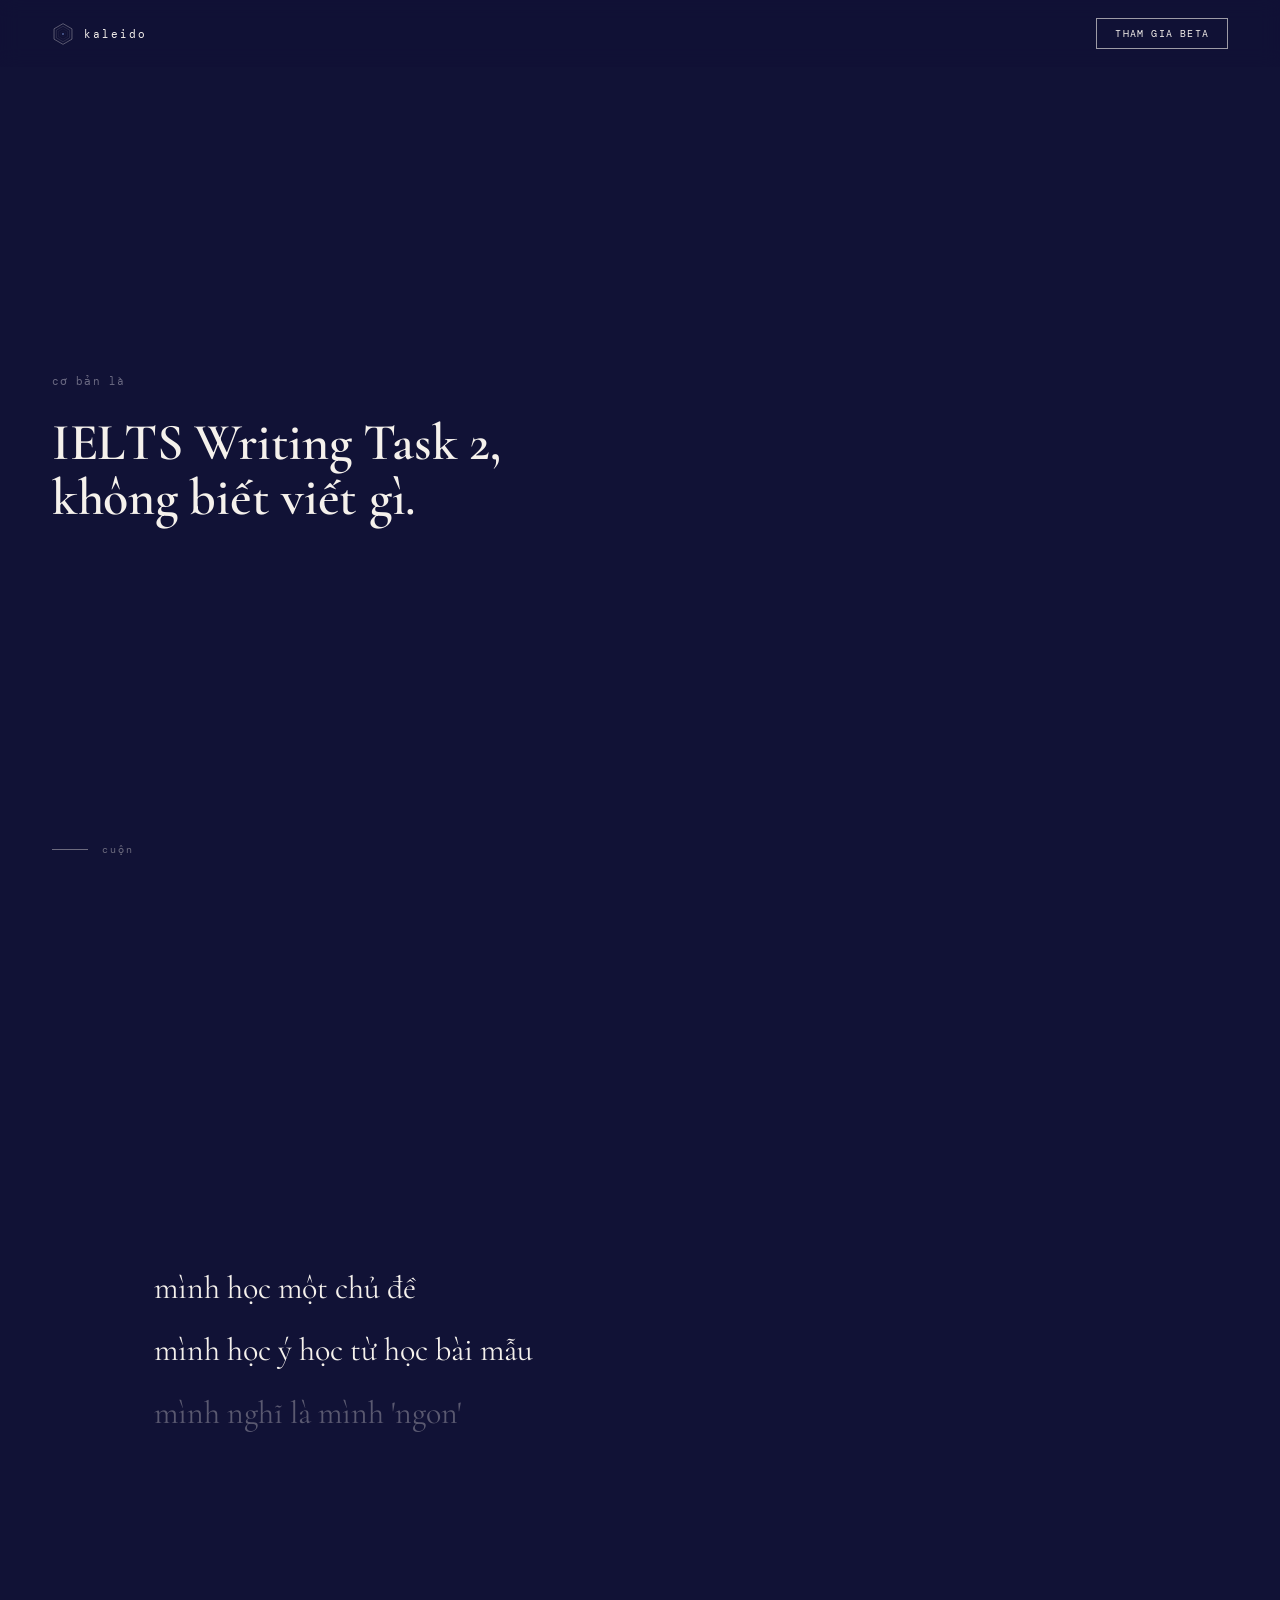
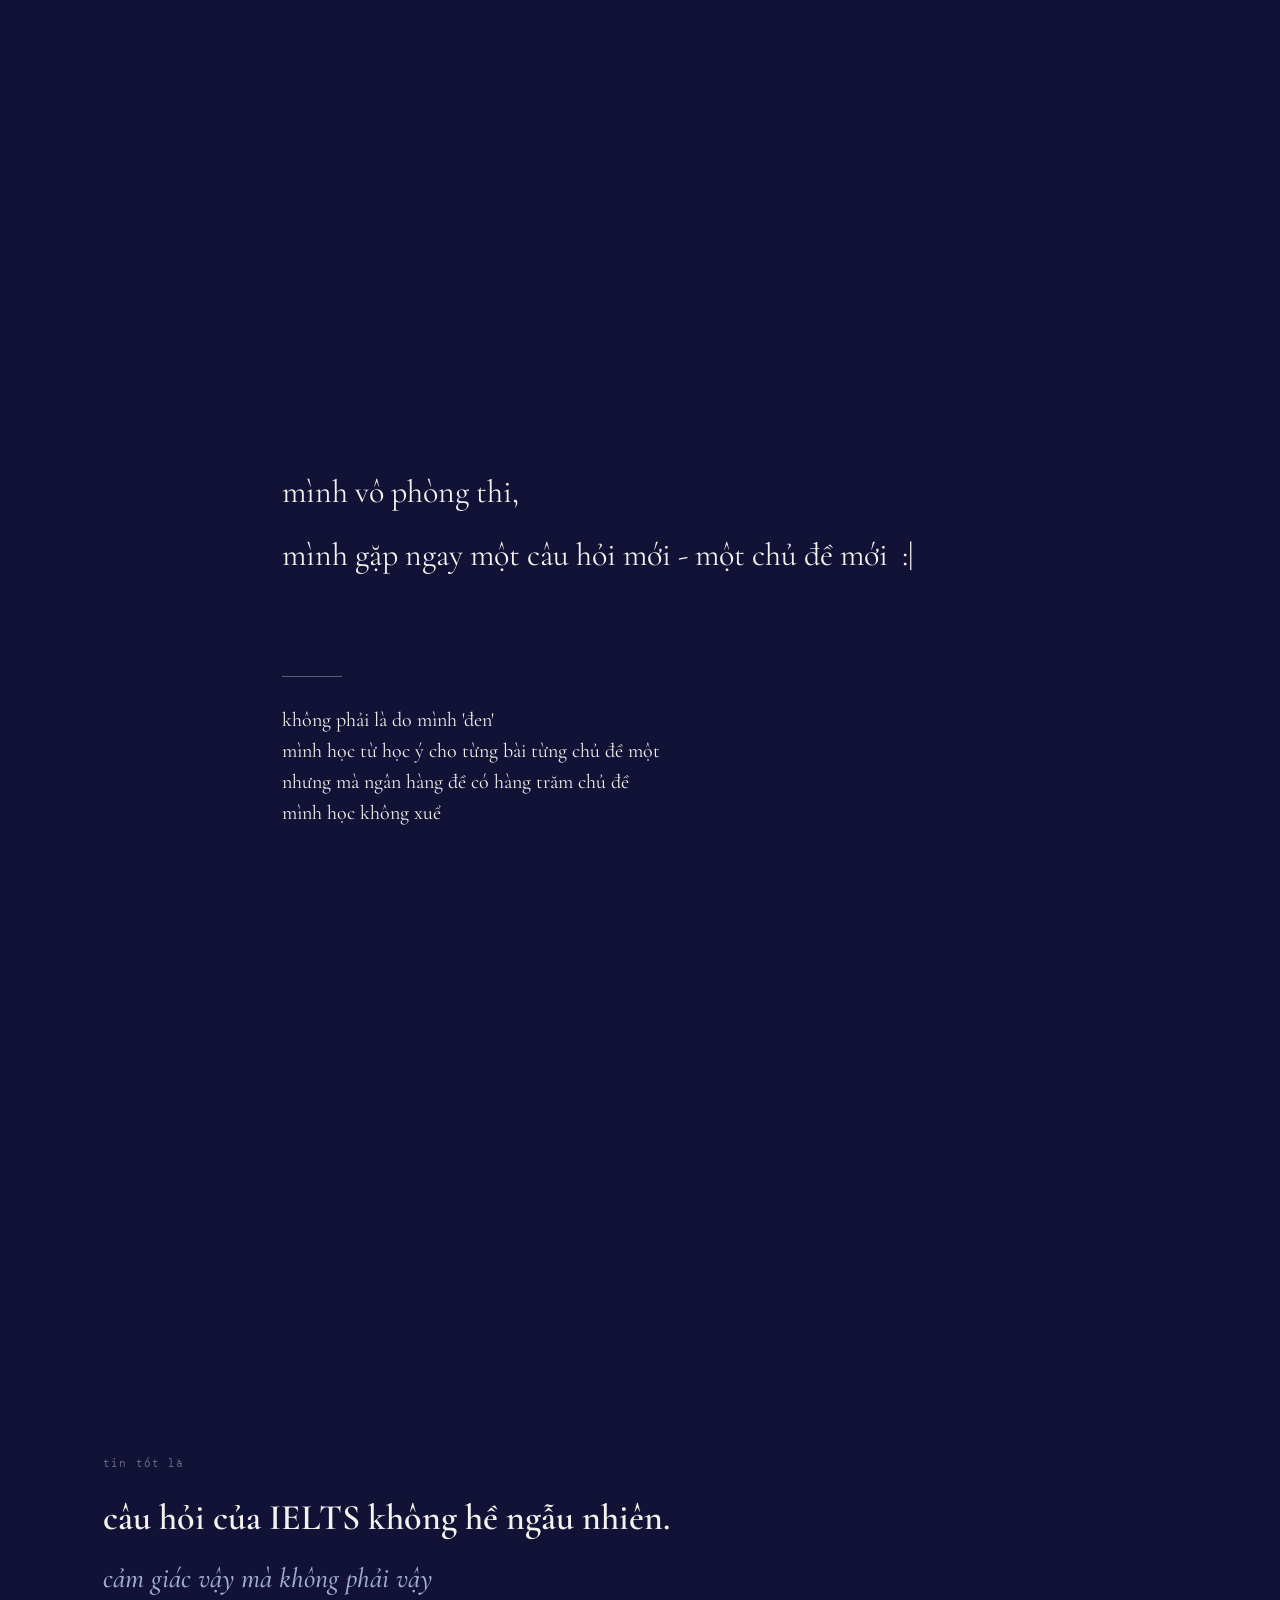
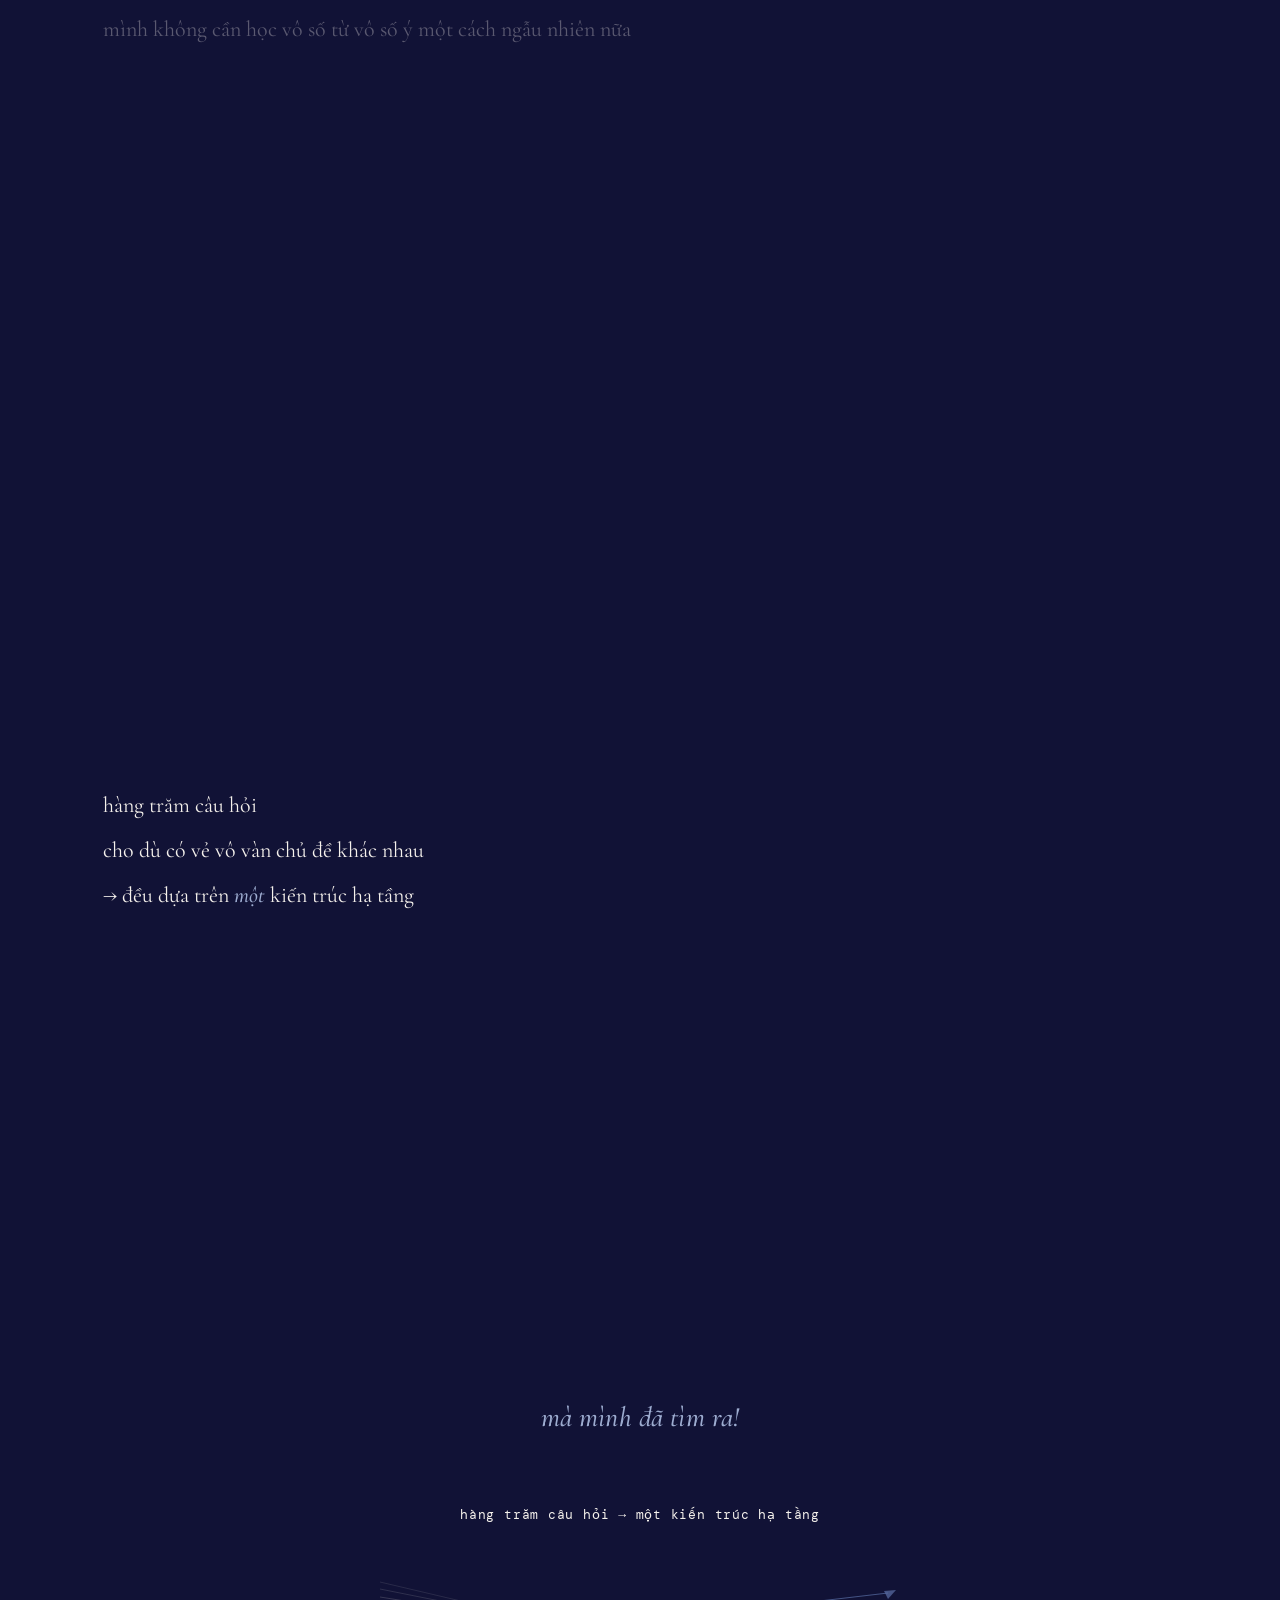
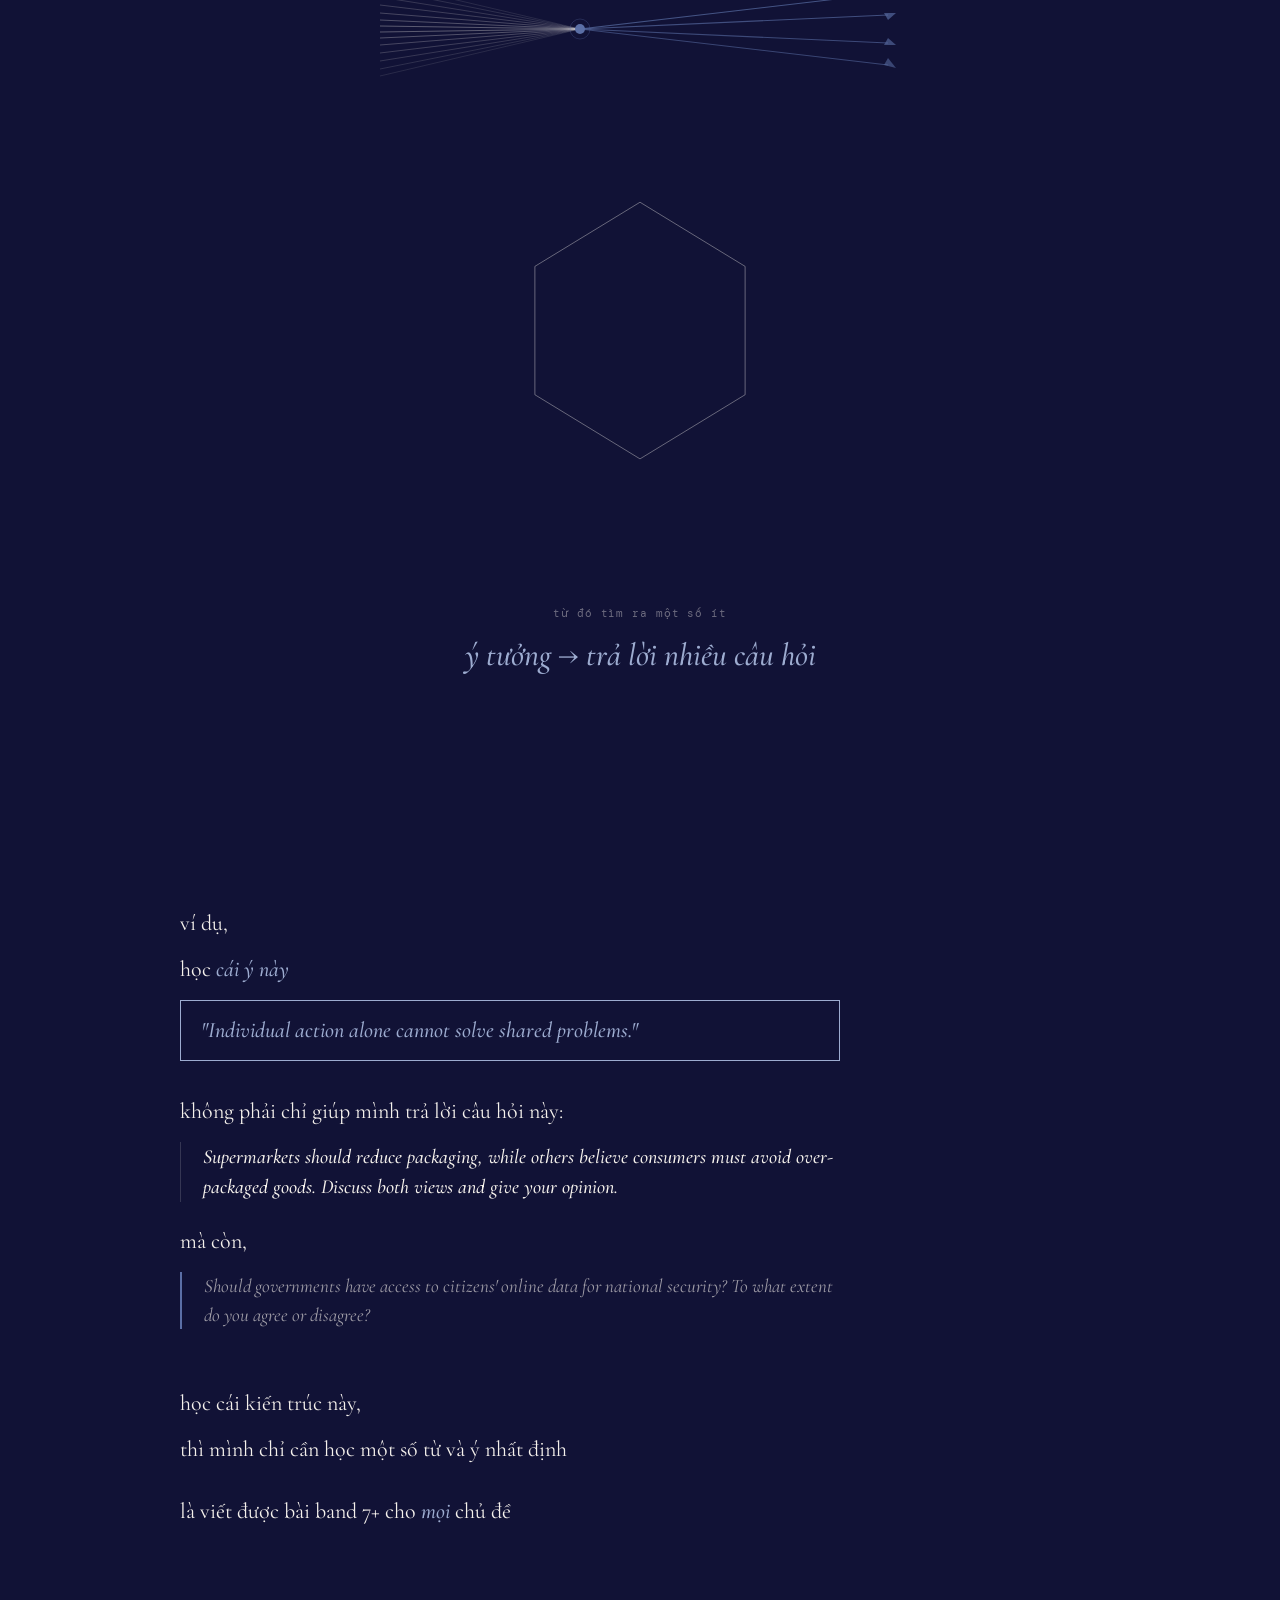
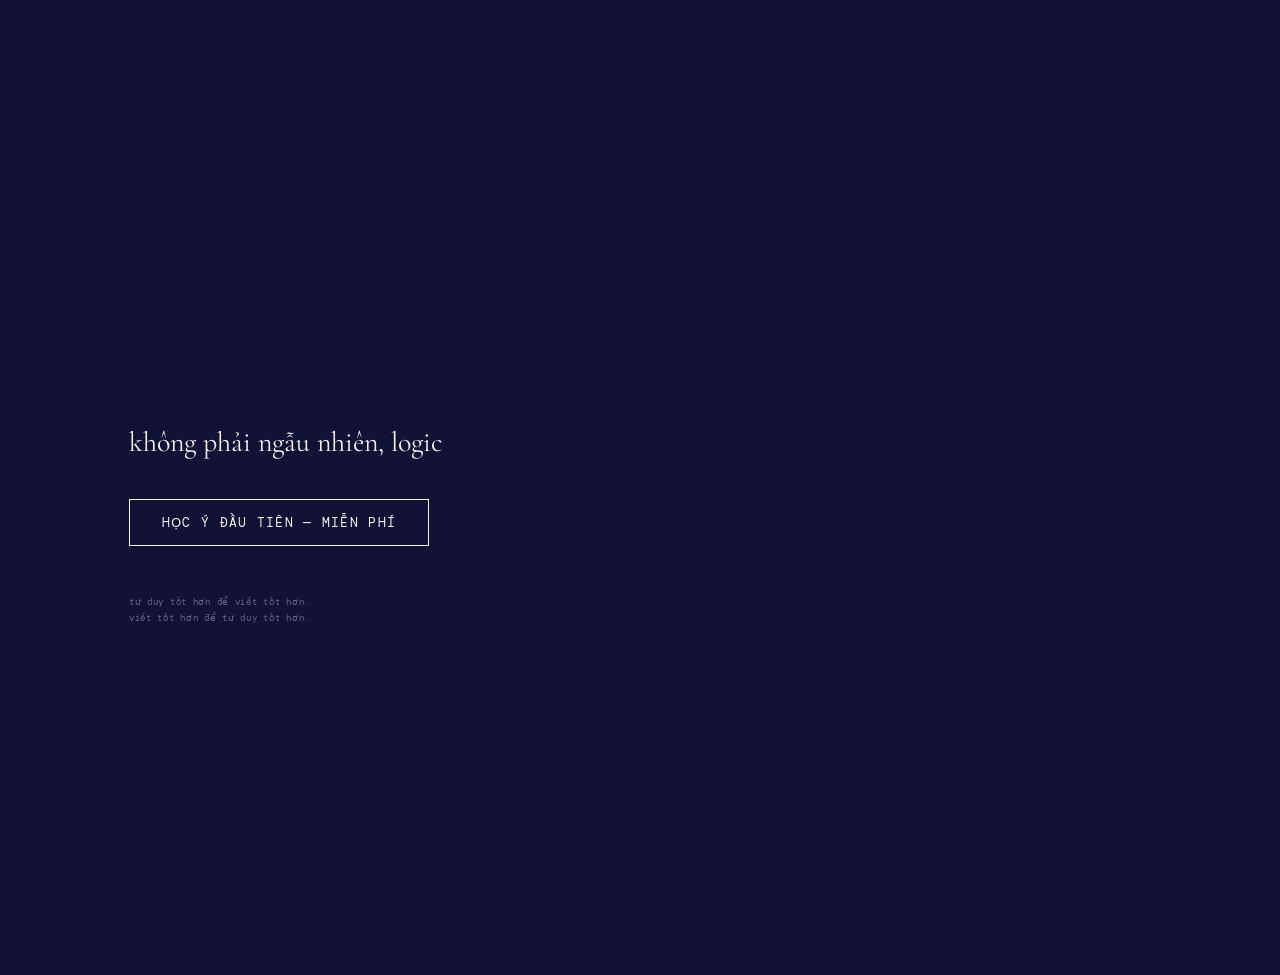
<file: vi/index.html>
<!doctype html>
<html lang="vi">
  <head>
    <meta charset="UTF-8" />
    <meta name="viewport" content="width=device-width, initial-scale=1.0" />
    <meta
      name="description"
      content="IELTS Writing Task 2: không phải ngẫu nhiên. Một hệ thống lập luận đằng sau mọi câu hỏi."
    />
    <title>Kaleido — IELTS Writing Task 2</title>
    <link rel="preconnect" href="https://fonts.googleapis.com" />
    <link rel="preconnect" href="https://fonts.gstatic.com" crossorigin />
    <link
      href="https://fonts.googleapis.com/css2?family=Cormorant+Garamond:ital,wght@0,400;0,500;0,600;1,400;1,500;1,600&family=DM+Mono:wght@400&display=swap"
      rel="stylesheet"
    />

    <style>
      /* ══════════════════════════════════════════════════
       RESET & TOKENS
    ══════════════════════════════════════════════════ */
      *,
      *::before,
      *::after {
        box-sizing: border-box;
        margin: 0;
        padding: 0;
      }

      :root {
        /* core palette — ink/paper/signal per spec */
        --ink: #111236;
        --ink-mid: #2e2d4e;
        --ink-soft: #6b6a82;
        --ink-ghost: rgba(245, 241, 236, 0.32);
        --paper: #f5f1ec;
        --paper-deep: #ebe6df;
        --signal: #5b6fa6;
        --signal-light: #9dacd0;

        --text-on-ink: #f5f1ec;
        --mid: rgba(245, 241, 236, 0.62);
        --dim: rgba(245, 241, 236, 0.4);
        --dimmer: rgba(245, 241, 236, 0.16);

        /* vertex hues — muted, ink-compatible accents (one chroma family) */
        --v-material: #c9a87c;
        --v-progress: #a8c0b8;
        --v-collective: #b89bc0;
        --v-preservation: #c8bfa2;
        --v-sustainable: #9bb4c9;
        --v-individual: #c99b9b;

        --serif: "Cormorant Garamond", Georgia, serif;
        --mono: "DM Mono", "Courier New", monospace;

        --gutter: 52px;
      }

      html {
        scroll-behavior: smooth;
      }

      body {
        background: var(--ink);
        color: var(--text-on-ink);
        font-family: var(--serif);
        overflow-x: hidden;
        -webkit-font-smoothing: antialiased;
      }

      /* ══════════════════════════════════════════════════
       CANVAS LAYER
    ══════════════════════════════════════════════════ */
      #canvas-layer {
        position: fixed;
        inset: 0;
        z-index: 0;
        pointer-events: none;
        opacity: 1;
        transition: opacity 1s ease;
      }
      #canvas-layer.dimmed {
        opacity: 0.32;
      }
      #canvas-layer.hidden {
        opacity: 0;
      }

      /* ══════════════════════════════════════════════════
       SECTIONS
    ══════════════════════════════════════════════════ */
      section {
        position: relative;
        z-index: 1;
        min-height: 100vh;
        display: flex;
        flex-direction: column;
        justify-content: center;
        padding: 100px var(--gutter);
      }

      .content {
        max-width: 640px;
        width: 100%;
      }

      /* organic offsets — section padding-left holds the indent */
      #hero {
        padding-left: var(--gutter);
      }
      #trap {
        padding-left: calc(var(--gutter) + 8%);
      }
      #wound {
        padding-left: calc(var(--gutter) + 18%);
      }
      #medicine {
        padding-left: calc(var(--gutter) + 4%);
      }
      #beat32 {
        padding-left: calc(var(--gutter) + 4%);
      }
      #arrival {
        padding-left: var(--gutter);
        align-items: center;
      }
      #one-idea {
        padding-left: var(--gutter);
        align-items: center;
      }
      #for-example {
        padding-left: calc(var(--gutter) + 10%);
      }
      #release {
        padding-left: calc(var(--gutter) + 6%);
      }

      #arrival .content,
      #one-idea .content {
        max-width: 720px;
      }

      /* ══════════════════════════════════════════════════
       TYPE
    ══════════════════════════════════════════════════ */
      .kicker {
        font-family: var(--mono);
        font-size: 11px;
        letter-spacing: 0.1em;
        color: var(--ink-soft);
        margin-bottom: 28px;
        display: block;
      }
      .kicker--paper {
        color: var(--mid);
      }

      .h-hero {
        font-family: var(--serif);
        font-weight: 600;
        font-size: 52px;
        line-height: 1.05;
        color: var(--text-on-ink);
        letter-spacing: -0.005em;
      }

      .h-narr {
        font-family: var(--serif);
        font-weight: 400;
        font-size: 32px;
        line-height: 1.3;
        color: var(--text-on-ink);
        margin-bottom: 0.65em;
      }
      .h-narr:last-child {
        margin-bottom: 0;
      }
      .h-narr.ghost {
        color: var(--ink-ghost);
      }

      .truth-rule {
        width: 60px;
        height: 1px;
        background: var(--ink-ghost);
        margin-bottom: 28px;
        display: block;
      }
      .truth-block {
        font-family: var(--serif);
        font-weight: 400;
        font-size: 20px;
        line-height: 1.55;
        color: var(--text-on-ink);
      }
      .truth-block span {
        display: block;
      }

      .h-3 {
        font-family: var(--serif);
        font-weight: 600;
        font-size: 36px;
        line-height: 1.1;
        color: var(--text-on-ink);
        margin-bottom: 0.65em;
      }

      .signal-italic {
        font-family: var(--serif);
        font-weight: 500;
        font-style: italic;
        font-size: 28px;
        color: var(--signal-light);
        margin-bottom: 0.65em;
        display: block;
        line-height: 1.25;
      }

      .h-32 {
        font-family: var(--serif);
        font-weight: 400;
        font-size: 22px;
        line-height: 1.4;
        color: var(--text-on-ink);
        margin-bottom: 0.65em;
      }
      .h-32:last-child {
        margin-bottom: 0;
      }
      .h-32 em.signal {
        font-style: italic;
        font-weight: 500;
        color: var(--signal-light);
      }

      .arrival-text {
        font-family: var(--serif);
        font-weight: 500;
        font-style: italic;
        font-size: 28px;
        color: var(--signal-light);
        text-align: center;
        letter-spacing: 0.005em;
      }

      /* beat 4 — one idea */
      .mono-equation {
        font-family: var(--mono);
        font-size: 13px;
        letter-spacing: 0.06em;
        color: var(--text-on-ink);
        text-align: center;
        margin-bottom: 56px;
        opacity: 0.78;
      }
      .idea-tagline {
        font-family: var(--serif);
        font-weight: 500;
        font-style: italic;
        font-size: 32px;
        line-height: 1.25;
        color: var(--signal-light);
        text-align: center;
        margin-top: 64px;
      }
      .idea-tagline .prefix {
        display: block;
        font-family: var(--mono);
        font-size: 11px;
        letter-spacing: 0.08em;
        font-style: normal;
        font-weight: 400;
        color: var(--dim);
        margin-bottom: 14px;
      }
      @media (max-width: 768px) {
        .idea-tagline {
          font-size: 22px;
        }
      }

      .compression-wrap {
        display: flex;
        justify-content: center;
        margin-bottom: 56px;
      }

      .hex-wrap {
        width: min(440px, 86vw);
        margin: 0 auto;
        position: relative;
      }

      /* beat 5 — for example */
      .h-narr-5 {
        font-family: var(--serif);
        font-weight: 400;
        font-size: 22px;
        line-height: 1.45;
        color: var(--text-on-ink);
        margin-bottom: 0.65em;
      }
      .h-narr-5.tight {
        margin-bottom: 1.4em;
      }
      .h-narr-5 em.signal-light {
        font-style: italic;
        font-weight: 500;
        color: var(--signal-light);
      }

      .idea-bordered {
        font-family: var(--serif);
        font-weight: 500;
        font-style: italic;
        font-size: 22px;
        line-height: 1.4;
        color: var(--signal-light);
        border: 1px solid var(--signal-light);
        padding: 14px 20px;
        margin-bottom: 1.6em;
      }

      .anchor-q {
        font-family: var(--serif);
        font-weight: 500;
        font-style: italic;
        font-size: 20px;
        line-height: 1.5;
        color: var(--text-on-ink);
        margin: 0.4em 0 1.2em;
        padding-left: 22px;
        border-left: 1px solid var(--dimmer);
      }

      .cycling-q {
        font-family: var(--serif);
        font-style: italic;
        font-size: 19px;
        line-height: 1.5;
        color: var(--mid);
        min-height: 2em;
        margin: 0.4em 0 1.8em;
        padding-left: 22px;
        border-left: 2px solid var(--signal);
      }
      @media (max-width: 768px) {
        .cycling-q {
          font-size: 16px;
        }
      }

      /* beat 6 — release */
      .h-6 {
        font-family: var(--serif);
        font-weight: 400;
        font-size: 28px;
        line-height: 1.3;
        color: var(--text-on-ink);
        margin-bottom: 1.4em;
      }

      .cta {
        display: inline-block;
        font-family: var(--mono);
        font-size: 13px;
        letter-spacing: 0.1em;
        text-transform: uppercase;
        padding: 14px 32px;
        border: 1.5px solid var(--text-on-ink);
        border-radius: 0;
        background: transparent;
        color: var(--text-on-ink);
        cursor: pointer;
        text-decoration: none;
        transition:
          background 200ms ease,
          color 200ms ease;
      }
      .cta:hover {
        background: var(--signal-light);
        color: var(--ink);
        border-color: var(--signal-light);
      }

      .footer-lines {
        margin-top: 48px;
        font-family: var(--mono);
        font-size: 9px;
        letter-spacing: 0.08em;
        color: var(--ink-soft);
        line-height: 1.8;
      }
      .footer-lines div {
        display: block;
      }

      /* ══════════════════════════════════════════════════
       REVEAL
    ══════════════════════════════════════════════════ */
      .reveal {
        opacity: 0;
        transform: translateY(18px);
        transition:
          opacity 0.7s ease,
          transform 0.7s ease;
      }
      .reveal.visible {
        opacity: 1;
        transform: none;
      }
      .reveal-d1 {
        transition-delay: 0.15s;
      }
      .reveal-d2 {
        transition-delay: 0.3s;
      }
      .reveal-d3 {
        transition-delay: 0.45s;
      }

      /* ══════════════════════════════════════════════════
       NAV (dark ground throughout)
    ══════════════════════════════════════════════════ */
      nav.kaleido-nav {
        position: fixed;
        top: 0;
        left: 0;
        right: 0;
        z-index: 20;
        padding: 18px var(--gutter);
        display: flex;
        align-items: center;
        justify-content: space-between;
        background: rgba(17, 18, 54, 0.55);
        backdrop-filter: blur(10px);
        -webkit-backdrop-filter: blur(10px);
        transition: background 600ms ease;
      }
      nav.kaleido-nav .brand {
        display: flex;
        align-items: center;
        gap: 10px;
        font-family: var(--mono);
        font-size: 11px;
        letter-spacing: 0.18em;
        text-transform: lowercase;
        color: var(--text-on-ink);
      }
      nav.kaleido-nav .nav-cta {
        font-family: var(--mono);
        font-size: 10px;
        letter-spacing: 0.12em;
        text-transform: uppercase;
        padding: 8px 18px;
        border: 1px solid var(--mid);
        color: var(--text-on-ink);
        background: transparent;
        cursor: pointer;
        transition:
          background 200ms ease,
          color 200ms ease;
      }
      nav.kaleido-nav .nav-cta:hover {
        background: var(--signal-light);
        color: var(--ink);
        border-color: var(--signal-light);
      }

      /* scroll cue on hero */
      .scroll-cue {
        position: absolute;
        bottom: 44px;
        left: var(--gutter);
        font-family: var(--mono);
        font-size: 10px;
        color: var(--dim);
        letter-spacing: 0.2em;
        text-transform: lowercase;
        display: flex;
        align-items: center;
        gap: 14px;
      }
      .scroll-cue .line {
        width: 36px;
        height: 1px;
        background: var(--dim);
        display: inline-block;
      }

      /* ══════════════════════════════════════════════════
       MOBILE
    ══════════════════════════════════════════════════ */
      @media (max-width: 768px) {
        :root {
          --gutter: 24px;
        }

        #trap {
          padding-left: calc(var(--gutter) + 4%);
        }
        #wound {
          padding-left: calc(var(--gutter) + 20px);
          border-left: 1.5px solid var(--ink-ghost);
          margin-left: var(--gutter);
        }
        #medicine {
          padding-left: calc(var(--gutter) + 2%);
        }
        #beat32 {
          padding-left: calc(var(--gutter) + 2%);
        }
        #for-example {
          padding-left: calc(var(--gutter) + 5%);
        }
        #release {
          padding-left: calc(var(--gutter) + 3%);
        }

        .h-hero {
          font-size: clamp(34px, 9vw, 52px);
        }
        .h-narr {
          font-size: 24px;
        }
        .truth-block {
          font-size: 16px;
        }
        .h-3 {
          font-size: 28px;
        }
        .signal-italic {
          font-size: 22px;
        }
        .h-32 {
          font-size: 17px;
        }
        .arrival-text {
          font-size: 22px;
        }
        .mono-equation {
          font-size: 11px;
        }
        .idea-tagline {
          font-size: 22px;
        }
        .h-narr-5 {
          font-size: 17px;
        }
        .idea-bordered {
          font-size: 17px;
        }
        .anchor-q {
          font-size: 16px;
        }
        .h-6 {
          font-size: 20px;
        }

        .hex-wrap {
          width: min(300px, 86vw);
        }

        nav.kaleido-nav {
          padding: 14px var(--gutter);
        }
        .cta {
          padding: 12px 24px;
        }
      }
    </style>
  </head>
  <body>
    <!-- NAV -->
    <nav class="kaleido-nav">
      <span class="brand">
        <svg width="22" height="22" style="color: var(--paper); flex-shrink: 0">
          <use href="#hex-mark" />
        </svg>
        kaleido
      </span>
      <button
        class="nav-cta"
        onclick="
          document
            .getElementById('release')
            .scrollIntoView({ behavior: 'smooth' })
        "
      >
        tham gia beta
      </button>
    </nav>

    <!-- SVG Symbol Definitions (from kaleido_symbols) -->
    <svg style="display: none" aria-hidden="true">
      <defs>
        <symbol id="icon-material" viewBox="0 0 100 100">
          <polygon
            points="50,12 88,50 50,88 12,50"
            fill="none"
            stroke="currentColor"
            stroke-width="3"
            stroke-linejoin="round"
          />
          <circle cx="50" cy="50" r="5" fill="currentColor" stroke="none" />
        </symbol>
        <symbol id="icon-progress" viewBox="0 0 100 100">
          <polyline
            points="18,24 50,50 18,76"
            fill="none"
            stroke="currentColor"
            stroke-width="3"
            stroke-linecap="round"
            stroke-linejoin="round"
          />
          <polyline
            points="46,24 78,50 46,76"
            fill="none"
            stroke="currentColor"
            stroke-width="3"
            stroke-linecap="round"
            stroke-linejoin="round"
          />
        </symbol>
        <symbol id="icon-collective" viewBox="0 0 100 100">
          <circle
            cx="36"
            cy="50"
            r="25"
            fill="none"
            stroke="currentColor"
            stroke-width="3"
          />
          <circle
            cx="64"
            cy="50"
            r="25"
            fill="none"
            stroke="currentColor"
            stroke-width="3"
          />
        </symbol>
        <symbol id="icon-preservation" viewBox="0 0 100 100">
          <rect
            x="16"
            y="16"
            width="68"
            height="68"
            fill="none"
            stroke="currentColor"
            stroke-width="3"
          />
          <line
            x1="50"
            y1="16"
            x2="50"
            y2="84"
            stroke="currentColor"
            stroke-width="2"
          />
          <line
            x1="16"
            y1="50"
            x2="84"
            y2="50"
            stroke="currentColor"
            stroke-width="2"
          />
          <circle cx="50" cy="50" r="4" fill="currentColor" stroke="none" />
        </symbol>
        <symbol id="icon-sustainable" viewBox="0 0 100 100">
          <path
            d="M 14,18 L 86,18 L 50,50 Z"
            fill="none"
            stroke="currentColor"
            stroke-width="3"
            stroke-linejoin="round"
          />
          <path
            d="M 14,82 L 86,82 L 50,50 Z"
            fill="none"
            stroke="currentColor"
            stroke-width="3"
            stroke-linejoin="round"
          />
        </symbol>
        <symbol id="icon-individual" viewBox="0 0 100 100">
          <circle
            cx="50"
            cy="30"
            r="18"
            fill="none"
            stroke="currentColor"
            stroke-width="3"
          />
          <circle cx="50" cy="30" r="5" fill="currentColor" stroke="none" />
          <path
            d="M 24,52 L 76,52 L 50,84 Z"
            fill="none"
            stroke="currentColor"
            stroke-width="3"
            stroke-linejoin="round"
          />
        </symbol>
        <symbol id="hex-mark" viewBox="0 0 100 100">
          <polygon
            points="50,3 90.7,26.5 90.7,73.5 50,97 9.3,73.5 9.3,26.5"
            fill="none"
            stroke="currentColor"
            stroke-width="1.5"
            opacity="1"
          />
          <polygon
            points="50,15 80.3,32.5 80.3,67.5 50,85 19.7,67.5 19.7,32.5"
            fill="none"
            stroke="currentColor"
            stroke-width="1"
            opacity="0.55"
          />
          <polygon
            points="50,26 70.8,38 70.8,62 50,74 29.2,62 29.2,38"
            fill="none"
            stroke="currentColor"
            stroke-width="0.8"
            opacity="0.32"
          />
          <polygon
            points="50,37 61.3,43.5 61.3,56.5 50,63 38.7,56.5 38.7,43.5"
            fill="none"
            stroke="currentColor"
            stroke-width="0.7"
            opacity="0.18"
          />
          <circle cx="50" cy="50" r="4" fill="#5B6FA6" stroke="none" />
        </symbol>
      </defs>
    </svg>

    <!-- Canvas (drifting questions) -->
    <canvas id="canvas-layer"></canvas>

    <!-- ━━━━━━━━━━━━━━━━━━━━━━━━━━━━━━━━━━━━━━━━━━━━━
       BEAT 0 — HERO
  ━━━━━━━━━━━━━━━━━━━━━━━━━━━━━━━━━━━━━━━━━━━━━ -->
    <section id="hero" data-screen-label="00 Hero">
      <div class="content">
        <span class="kicker reveal">cơ bản là</span>
        <h1 class="h-hero reveal reveal-d1">
          IELTS Writing Task 2,<br />không biết viết gì.
        </h1>
      </div>
      <div class="scroll-cue"><span class="line"></span>cuộn</div>
    </section>

    <!-- ━━━━━━━━━━━━━━━━━━━━━━━━━━━━━━━━━━━━━━━━━━━━━
       BEAT 1 — TRAP
  ━━━━━━━━━━━━━━━━━━━━━━━━━━━━━━━━━━━━━━━━━━━━━ -->
    <section id="trap" data-screen-label="01 Trap">
      <div class="content">
        <p class="h-narr reveal">mình học một chủ đề</p>
        <p class="h-narr reveal reveal-d1">mình học ý học từ học bài mẫu</p>
        <p class="h-narr ghost reveal reveal-d2">mình nghĩ là mình 'ngon'</p>
      </div>
    </section>

    <!-- ━━━━━━━━━━━━━━━━━━━━━━━━━━━━━━━━━━━━━━━━━━━━━
       BEAT 2 — WOUND  (and 2.1 truth, same section)
  ━━━━━━━━━━━━━━━━━━━━━━━━━━━━━━━━━━━━━━━━━━━━━ -->
    <section id="wound" data-screen-label="02 Wound">
      <div class="content">
        <p class="h-narr reveal">mình vô phòng thi,</p>
        <p class="h-narr reveal reveal-d1">
          mình gặp ngay một câu hỏi mới - một chủ đề mới&nbsp;&nbsp;:|
        </p>

        <div style="height: 80px"></div>

        <span class="truth-rule reveal reveal-d2"></span>
        <div class="truth-block reveal reveal-d3">
          <span>không phải là do mình 'đen'</span>
          <span>mình học từ học ý cho từng bài từng chủ đề một</span>
          <span>nhưng mà ngân hàng đề có hàng trăm chủ đề</span>
          <span>mình học không xuể</span>
        </div>
      </div>
    </section>

    <!-- ━━━━━━━━━━━━━━━━━━━━━━━━━━━━━━━━━━━━━━━━━━━━━
       BEAT 3 — MEDICINE
  ━━━━━━━━━━━━━━━━━━━━━━━━━━━━━━━━━━━━━━━━━━━━━ -->
    <section id="medicine" data-screen-label="03 Medicine">
      <canvas
        id="med-canvas"
        style="
          position: absolute;
          inset: 0;
          width: 100%;
          height: 100%;
          pointer-events: none;
          z-index: 0;
          opacity: 0.55;
        "
      ></canvas>
      <div class="content" style="position: relative; z-index: 1">
        <span class="kicker reveal">tin tốt là</span>
        <h2 class="h-3 reveal reveal-d1">
          câu hỏi của IELTS không hề ngẫu nhiên.
        </h2>
        <span class="signal-italic reveal reveal-d2"
          >cảm giác vậy mà không phải vậy</span
        >
        <p class="h-32 ghost reveal reveal-d3" style="color: var(--ink-ghost)">
          mình không cần học vô số từ vô số ý một cách ngẫu nhiên nữa
        </p>
      </div>
    </section>

    <!-- ━━━━━━━━━━━━━━━━━━━━━━━━━━━━━━━━━━━━━━━━━━━━━
       BEAT 3.2 — under every question
  ━━━━━━━━━━━━━━━━━━━━━━━━━━━━━━━━━━━━━━━━━━━━━ -->
    <section id="beat32" data-screen-label="032 Compression">
      <div class="content">
        <p class="h-32 reveal">hàng trăm câu hỏi</p>
        <p class="h-32 reveal reveal-d1">
          cho dù có vẻ vô vàn chủ đề khác nhau
        </p>
        <p class="h-32 reveal reveal-d2">
          → đều dựa trên <em class="signal">một</em> kiến trúc hạ tầng
        </p>
      </div>
    </section>

    <!-- ━━━━━━━━━━━━━━━━━━━━━━━━━━━━━━━━━━━━━━━━━━━━━
       BEAT 3.3 — ARRIVAL + BEAT 4 — ONE IDEA
       (the hexagon assembles here; equation + sub copy frame it)
  ━━━━━━━━━━━━━━━━━━━━━━━━━━━━━━━━━━━━━━━━━━━━━ -->
    <section id="one-idea" data-screen-label="04 One Idea">
      <div class="content">
        <p class="arrival-text reveal" style="margin-bottom: 72px">
          mà mình đã tìm ra!
        </p>

        <p class="mono-equation reveal reveal-d1">
          hàng trăm câu hỏi → một kiến trúc hạ tầng
        </p>

        <!-- Compression mark -->
        <div class="compression-wrap reveal reveal-d2">
          <svg
            width="520"
            height="100"
            viewBox="0 0 520 100"
            fill="none"
            style="width: 100%; max-width: 520px; display: block"
          >
            <line
              x1="0"
              y1="3"
              x2="200"
              y2="50"
              stroke="rgba(245,241,236,0.18)"
              stroke-width="0.6"
            />
            <line
              x1="0"
              y1="10"
              x2="200"
              y2="50"
              stroke="rgba(245,241,236,0.22)"
              stroke-width="0.6"
            />
            <line
              x1="0"
              y1="18"
              x2="200"
              y2="50"
              stroke="rgba(245,241,236,0.28)"
              stroke-width="0.6"
            />
            <line
              x1="0"
              y1="26"
              x2="200"
              y2="50"
              stroke="rgba(245,241,236,0.34)"
              stroke-width="0.6"
            />
            <line
              x1="0"
              y1="34"
              x2="200"
              y2="50"
              stroke="rgba(245,241,236,0.40)"
              stroke-width="0.6"
            />
            <line
              x1="0"
              y1="41"
              x2="200"
              y2="50"
              stroke="rgba(245,241,236,0.48)"
              stroke-width="0.6"
            />
            <line
              x1="0"
              y1="47"
              x2="200"
              y2="50"
              stroke="rgba(245,241,236,0.55)"
              stroke-width="0.6"
            />
            <line
              x1="0"
              y1="53"
              x2="200"
              y2="50"
              stroke="rgba(245,241,236,0.55)"
              stroke-width="0.6"
            />
            <line
              x1="0"
              y1="59"
              x2="200"
              y2="50"
              stroke="rgba(245,241,236,0.48)"
              stroke-width="0.6"
            />
            <line
              x1="0"
              y1="66"
              x2="200"
              y2="50"
              stroke="rgba(245,241,236,0.40)"
              stroke-width="0.6"
            />
            <line
              x1="0"
              y1="74"
              x2="200"
              y2="50"
              stroke="rgba(245,241,236,0.34)"
              stroke-width="0.6"
            />
            <line
              x1="0"
              y1="82"
              x2="200"
              y2="50"
              stroke="rgba(245,241,236,0.28)"
              stroke-width="0.6"
            />
            <line
              x1="0"
              y1="90"
              x2="200"
              y2="50"
              stroke="rgba(245,241,236,0.22)"
              stroke-width="0.6"
            />
            <line
              x1="0"
              y1="97"
              x2="200"
              y2="50"
              stroke="rgba(245,241,236,0.18)"
              stroke-width="0.6"
            />
            <line
              x1="200"
              y1="50"
              x2="508"
              y2="14"
              stroke="#5B6FA6"
              stroke-width="1.1"
              opacity="0.70"
            />
            <polygon
              points="516,11 504,12 508,20"
              fill="#5B6FA6"
              opacity="0.70"
            />
            <line
              x1="200"
              y1="50"
              x2="508"
              y2="36"
              stroke="#5B6FA6"
              stroke-width="1.1"
              opacity="0.65"
            />
            <polygon
              points="516,34 504,34 508,41"
              fill="#5B6FA6"
              opacity="0.65"
            />
            <line
              x1="200"
              y1="50"
              x2="508"
              y2="64"
              stroke="#5B6FA6"
              stroke-width="1.1"
              opacity="0.60"
            />
            <polygon
              points="516,66 504,66 508,59"
              fill="#5B6FA6"
              opacity="0.60"
            />
            <line
              x1="200"
              y1="50"
              x2="508"
              y2="86"
              stroke="#5B6FA6"
              stroke-width="1.1"
              opacity="0.55"
            />
            <polygon
              points="516,89 504,86 508,79"
              fill="#5B6FA6"
              opacity="0.55"
            />
            <circle
              cx="200"
              cy="50"
              r="10"
              stroke="#5B6FA6"
              stroke-width="0.8"
              fill="none"
              opacity="0.35"
            />
            <circle cx="200" cy="50" r="5" fill="#5B6FA6" />
          </svg>
        </div>

        <!-- Hexagon (the one infrastructure) -->
        <div class="hex-wrap">
          <svg
            id="hex-svg"
            viewBox="-60 -20 720 660"
            xmlns="http://www.w3.org/2000/svg"
            style="width: 100%; height: auto; overflow: visible"
          >
            <!-- spokes -->
            <line
              class="hex-spoke"
              data-d="0"
              x1="300"
              y1="300"
              x2="300"
              y2="90"
              stroke="rgba(91,111,166,0.55)"
              stroke-width="0.8"
              stroke-dasharray="220"
              stroke-dashoffset="220"
              fill="none"
            />
            <line
              class="hex-spoke"
              data-d="1"
              x1="300"
              y1="300"
              x2="472"
              y2="195"
              stroke="rgba(91,111,166,0.55)"
              stroke-width="0.8"
              stroke-dasharray="220"
              stroke-dashoffset="220"
              fill="none"
            />
            <line
              class="hex-spoke"
              data-d="2"
              x1="300"
              y1="300"
              x2="472"
              y2="405"
              stroke="rgba(91,111,166,0.55)"
              stroke-width="0.8"
              stroke-dasharray="220"
              stroke-dashoffset="220"
              fill="none"
            />
            <line
              class="hex-spoke"
              data-d="3"
              x1="300"
              y1="300"
              x2="300"
              y2="510"
              stroke="rgba(91,111,166,0.55)"
              stroke-width="0.8"
              stroke-dasharray="220"
              stroke-dashoffset="220"
              fill="none"
            />
            <line
              class="hex-spoke"
              data-d="4"
              x1="300"
              y1="300"
              x2="128"
              y2="405"
              stroke="rgba(91,111,166,0.55)"
              stroke-width="0.8"
              stroke-dasharray="220"
              stroke-dashoffset="220"
              fill="none"
            />
            <line
              class="hex-spoke"
              data-d="5"
              x1="300"
              y1="300"
              x2="128"
              y2="195"
              stroke="rgba(91,111,166,0.55)"
              stroke-width="0.8"
              stroke-dasharray="220"
              stroke-dashoffset="220"
              fill="none"
            />

            <!-- edges -->
            <line
              class="hex-edge"
              data-d="0"
              x1="300"
              y1="90"
              x2="472"
              y2="195"
              stroke="rgba(245,241,236,0.42)"
              stroke-width="1.5"
              stroke-dasharray="220"
              stroke-dashoffset="220"
              fill="none"
            />
            <line
              class="hex-edge"
              data-d="1"
              x1="472"
              y1="195"
              x2="472"
              y2="405"
              stroke="rgba(245,241,236,0.42)"
              stroke-width="1.5"
              stroke-dasharray="220"
              stroke-dashoffset="220"
              fill="none"
            />
            <line
              class="hex-edge"
              data-d="2"
              x1="472"
              y1="405"
              x2="300"
              y2="510"
              stroke="rgba(245,241,236,0.42)"
              stroke-width="1.5"
              stroke-dasharray="220"
              stroke-dashoffset="220"
              fill="none"
            />
            <line
              class="hex-edge"
              data-d="3"
              x1="300"
              y1="510"
              x2="128"
              y2="405"
              stroke="rgba(245,241,236,0.42)"
              stroke-width="1.5"
              stroke-dasharray="220"
              stroke-dashoffset="220"
              fill="none"
            />
            <line
              class="hex-edge"
              data-d="4"
              x1="128"
              y1="405"
              x2="128"
              y2="195"
              stroke="rgba(245,241,236,0.42)"
              stroke-width="1.5"
              stroke-dasharray="220"
              stroke-dashoffset="220"
              fill="none"
            />
            <line
              class="hex-edge"
              data-d="5"
              x1="128"
              y1="195"
              x2="300"
              y2="90"
              stroke="rgba(245,241,236,0.42)"
              stroke-width="1.5"
              stroke-dasharray="220"
              stroke-dashoffset="220"
              fill="none"
            />

            <!-- inner concentric hexagons (shimmer in) -->
            <polygon
              class="hex-inner"
              data-r="1"
              points="300,142 440,222 440,378 300,458 160,378 160,222"
              fill="none"
              stroke="rgba(245,241,236,0.18)"
              stroke-width="1"
              opacity="0"
            />
            <polygon
              class="hex-inner"
              data-r="2"
              points="300,194 392,250 392,350 300,406 208,350 208,250"
              fill="none"
              stroke="rgba(245,241,236,0.10)"
              stroke-width="0.8"
              opacity="0"
            />

            <!-- center: signal dot + faint ring -->
            <circle
              id="hex-center-ring"
              cx="300"
              cy="300"
              r="22"
              fill="none"
              stroke="rgba(91,111,166,0.35)"
              stroke-width="1"
              opacity="0"
            />
            <circle
              id="hex-center-dot"
              cx="300"
              cy="300"
              r="6"
              fill="#5B6FA6"
              opacity="0"
            />

            <!-- vertex dots + canonical icons from kaleido_symbols -->
            <g
              class="hex-vertex"
              data-vi="0"
              opacity="0"
              style="transform-origin: 300px 90px; transform-box: fill-box"
            >
              <circle cx="300" cy="90" r="6" fill="#5B6FA6" />
              <circle
                cx="300"
                cy="90"
                r="14"
                fill="none"
                stroke="rgba(91,111,166,0.30)"
                stroke-width="0.8"
              />
              <use
                href="#icon-material"
                x="276"
                y="24"
                width="48"
                height="48"
                style="color: rgba(245, 241, 236, 0.62)"
              />
            </g>
            <g
              class="hex-vertex"
              data-vi="1"
              opacity="0"
              style="transform-origin: 472px 195px; transform-box: fill-box"
            >
              <circle cx="472" cy="195" r="6" fill="#5B6FA6" />
              <circle
                cx="472"
                cy="195"
                r="14"
                fill="none"
                stroke="rgba(91,111,166,0.30)"
                stroke-width="0.8"
              />
              <use
                href="#icon-progress"
                x="484"
                y="149"
                width="48"
                height="48"
                style="color: rgba(245, 241, 236, 0.62)"
              />
            </g>
            <g
              class="hex-vertex"
              data-vi="2"
              opacity="0"
              style="transform-origin: 472px 405px; transform-box: fill-box"
            >
              <circle cx="472" cy="405" r="6" fill="#5B6FA6" />
              <circle
                cx="472"
                cy="405"
                r="14"
                fill="none"
                stroke="rgba(91,111,166,0.30)"
                stroke-width="0.8"
              />
              <use
                href="#icon-collective"
                x="484"
                y="381"
                width="48"
                height="48"
                style="color: rgba(245, 241, 236, 0.62)"
              />
            </g>
            <g
              class="hex-vertex"
              data-vi="3"
              opacity="0"
              style="transform-origin: 300px 510px; transform-box: fill-box"
            >
              <circle cx="300" cy="510" r="6" fill="#5B6FA6" />
              <circle
                cx="300"
                cy="510"
                r="14"
                fill="none"
                stroke="rgba(91,111,166,0.30)"
                stroke-width="0.8"
              />
              <use
                href="#icon-preservation"
                x="276"
                y="526"
                width="48"
                height="48"
                style="color: rgba(245, 241, 236, 0.62)"
              />
            </g>
            <g
              class="hex-vertex"
              data-vi="4"
              opacity="0"
              style="transform-origin: 128px 405px; transform-box: fill-box"
            >
              <circle cx="128" cy="405" r="6" fill="#5B6FA6" />
              <circle
                cx="128"
                cy="405"
                r="14"
                fill="none"
                stroke="rgba(91,111,166,0.30)"
                stroke-width="0.8"
              />
              <use
                href="#icon-sustainable"
                x="80"
                y="381"
                width="48"
                height="48"
                style="color: rgba(245, 241, 236, 0.62)"
              />
            </g>
            <g
              class="hex-vertex"
              data-vi="5"
              opacity="0"
              style="transform-origin: 128px 195px; transform-box: fill-box"
            >
              <circle cx="128" cy="195" r="6" fill="#5B6FA6" />
              <circle
                cx="128"
                cy="195"
                r="14"
                fill="none"
                stroke="rgba(91,111,166,0.30)"
                stroke-width="0.8"
              />
              <use
                href="#icon-individual"
                x="80"
                y="149"
                width="48"
                height="48"
                style="color: rgba(245, 241, 236, 0.62)"
              />
            </g>

            <!-- labels -->
            <text
              class="hex-label"
              data-li="0"
              x="300"
              y="18"
              font-family="DM Mono,monospace"
              font-size="11"
              fill="rgba(245,241,236,0.62)"
              text-anchor="middle"
              letter-spacing="0.18em"
              opacity="0"
            >
              MATERIAL
            </text>
            <text
              class="hex-label"
              data-li="1"
              x="552"
              y="170"
              font-family="DM Mono,monospace"
              font-size="11"
              fill="rgba(245,241,236,0.62)"
              text-anchor="start"
              letter-spacing="0.18em"
              opacity="0"
            >
              PROGRESS
            </text>
            <text
              class="hex-label"
              data-li="2"
              x="552"
              y="442"
              font-family="DM Mono,monospace"
              font-size="11"
              fill="rgba(245,241,236,0.62)"
              text-anchor="start"
              letter-spacing="0.18em"
              opacity="0"
            >
              COLLECTIVE
            </text>
            <text
              class="hex-label"
              data-li="3"
              x="300"
              y="600"
              font-family="DM Mono,monospace"
              font-size="11"
              fill="rgba(245,241,236,0.62)"
              text-anchor="middle"
              letter-spacing="0.18em"
              opacity="0"
            >
              PRESERVATION
            </text>
            <text
              class="hex-label"
              data-li="4"
              x="48"
              y="442"
              font-family="DM Mono,monospace"
              font-size="11"
              fill="rgba(245,241,236,0.62)"
              text-anchor="end"
              letter-spacing="0.18em"
              opacity="0"
            >
              SUSTAINABLE
            </text>
            <text
              class="hex-label"
              data-li="5"
              x="48"
              y="170"
              font-family="DM Mono,monospace"
              font-size="11"
              fill="rgba(245,241,236,0.62)"
              text-anchor="end"
              letter-spacing="0.18em"
              opacity="0"
            >
              INDIVIDUAL
            </text>
          </svg>
        </div>

        <p class="idea-tagline reveal">
          <span class="prefix">từ đó tìm ra một số ít</span>
          ý tưởng → trả lời nhiều câu hỏi
        </p>
      </div>
    </section>

    <!-- ━━━━━━━━━━━━━━━━━━━━━━━━━━━━━━━━━━━━━━━━━━━━━
       BEAT 5 — FOR EXAMPLE
  ━━━━━━━━━━━━━━━━━━━━━━━━━━━━━━━━━━━━━━━━━━━━━ -->
    <section id="for-example" data-screen-label="05 For Example">
      <div class="content" style="max-width: 660px">
        <p class="h-narr-5 reveal">ví dụ,</p>
        <p class="h-narr-5 reveal reveal-d1">
          học <em class="signal-light">cái ý này</em>
        </p>

        <div class="idea-bordered reveal reveal-d2">
          "Individual action alone cannot solve shared problems."
        </div>

        <p class="h-narr-5 reveal">
          không phải chỉ giúp mình trả lời câu hỏi này:
        </p>

        <p class="anchor-q reveal reveal-d1" id="anchor-q">
          Supermarkets should reduce packaging, while others believe consumers
          must avoid over-packaged goods. Discuss both views and give your
          opinion.
        </p>

        <p class="h-narr-5 reveal">mà còn,</p>

        <p class="cycling-q reveal reveal-d1" id="cycling-q">&nbsp;</p>

        <div style="height: 24px"></div>

        <p class="h-narr-5 reveal">học cái kiến trúc này,</p>
        <p class="h-narr-5 tight reveal reveal-d1">
          thì mình chỉ cần học một số từ và ý nhất định
        </p>
        <p class="h-narr-5 reveal reveal-d2">
          là viết được bài band 7+ cho <em class="signal-light">mọi</em> chủ đề
        </p>
      </div>
    </section>

    <!-- ━━━━━━━━━━━━━━━━━━━━━━━━━━━━━━━━━━━━━━━━━━━━━
       BEAT 6 — RELEASE
  ━━━━━━━━━━━━━━━━━━━━━━━━━━━━━━━━━━━━━━━━━━━━━ -->
    <section id="release" data-screen-label="06 Release">
      <div class="content">
        <h2 class="h-6 reveal">không phải ngẫu nhiên, logic</h2>
        <a
          class="cta reveal reveal-d1"
          id="cta-btn"
          href="#"
          onclick="event.preventDefault()"
          >học ý đầu tiên — miễn phí</a
        >
        <div class="footer-lines reveal reveal-d2">
          <div>tư duy tốt hơn để viết tốt hơn.</div>
          <div>viết tốt hơn để tư duy tốt hơn.</div>
        </div>
      </div>
    </section>

    <script>
      /* ══════════════════════════════════════════════════
       SCROLL REVEAL
    ══════════════════════════════════════════════════ */
      const revealObs = new IntersectionObserver(
        (entries) => {
          entries.forEach((e) => {
            if (e.isIntersecting) e.target.classList.add("visible");
          });
        },
        { threshold: 0.18 },
      );
      document
        .querySelectorAll(".reveal")
        .forEach((el) => revealObs.observe(el));

      /* ══════════════════════════════════════════════════
       CANVAS VISIBILITY  — dim through medicine, hide after one-idea
    ══════════════════════════════════════════════════ */
      const canvasEl = document.getElementById("canvas-layer");
      const medSec = document.getElementById("medicine");
      const ideaSec = document.getElementById("one-idea");

      let canvasLocked = false;
      const sectionObs = new IntersectionObserver(
        (entries) => {
          entries.forEach((entry) => {
            if (entry.target === medSec && !canvasLocked) {
              canvasEl.classList.toggle("dimmed", entry.isIntersecting);
            }
            if (
              entry.target === ideaSec &&
              entry.isIntersecting &&
              !canvasLocked
            ) {
              canvasLocked = true;
              canvasEl.classList.add("hidden");
              canvasEl.classList.remove("dimmed");
            }
          });
        },
        { threshold: 0.3 },
      );
      sectionObs.observe(medSec);
      sectionObs.observe(ideaSec);

      /* ══════════════════════════════════════════════════
       CANVAS — drifting questions (state machine)
    ══════════════════════════════════════════════════ */
      (function initCanvas() {
        const cvs = document.getElementById("canvas-layer");
        const ctx = cvs.getContext("2d");
        let W = 0,
          H = 0;

        function resize() {
          W = cvs.width = window.innerWidth;
          H = cvs.height = window.innerHeight;
        }
        resize();
        window.addEventListener("resize", resize);

        const QUESTIONS = [
          "Should schools prioritize life skills over academics?",
          "Should education serve society or individual ambitions?",
          "Universities: workforce prep or personal development?",
          "Are music, art and drama as important as core subjects?",
          "Should financial education be compulsory?",
          "When should children start a foreign language?",
          "Are teenagers too reliant on technology for learning?",
          "Has remote work impaired general work habits?",
          "Are smartphones destroying social interaction?",
          "Has social media changed interaction for the better?",
          "Does technology make life more complex, not simpler?",
          "Should tourist flights be discouraged?",
          "Should clean water be provided free to every home?",
          "Is the fashion industry harmful to the environment?",
          "Should governments limit household waste?",
          "Who bears responsibility for managing transport pollution?",
          "Can economic success and a clean environment coexist?",
          "Should private cars be taxed to fund public transport?",
          "Is renewable energy replacing fossil fuels positive?",
          "What problems does climate change create for humanity?",
          "Is globalisation making cultures increasingly similar?",
          "Should rich countries give aid rather than money to poor nations?",
          "Is salary more important than job satisfaction?",
          "Should parental leave be equal for men and women?",
          "Does workplace stress cause significant illness?",
          "Is intelligence the most important quality for a leader?",
          "Should youth crime be met with education or punishment?",
          "What causes homelessness in major cities?",
          "Does social media give influencers too much power?",
          "Should governments regulate the internet for public safety?",
          "Does advertising harm or benefit society?",
          "Is media's focus on negative events harmful?",
          "Could AI replace teachers in the future?",
        ];

        const MAX_PARTICLES = 38;
        const particles = [];
        let globalState = "spawning";
        let spawnTimer = 0;
        let compressionStarted = false;
        let fadeOutStarted = false;

        class Particle {
          constructor(insideViewport) {
            this.text = QUESTIONS[~~(Math.random() * QUESTIONS.length)];
            this.displayText = this.text;
            this.opacity = 0;
            this.baseOpacity = 0.34 + Math.random() * 0.16;
            this.fontSize = 10.5 + Math.random() * 2.5;
            this.compProg = 0;
            this.state = "active";

            if (insideViewport) {
              this.x = 60 + Math.random() * Math.max(W - 120, 60);
              this.y = 60 + Math.random() * Math.max(H - 120, 60);
              const a = Math.random() * Math.PI * 2;
              const s = 0.08 + Math.random() * 0.15;
              this.vx = Math.cos(a) * s;
              this.vy = Math.sin(a) * s;
            } else {
              const edge = ~~(Math.random() * 4);
              if (edge === 0) {
                this.x = -160;
                this.y = Math.random() * H;
              } else if (edge === 1) {
                this.x = W + 160;
                this.y = Math.random() * H;
              } else if (edge === 2) {
                this.x = Math.random() * W;
                this.y = -25;
              } else {
                this.x = Math.random() * W;
                this.y = H + 25;
              }
              const a =
                Math.atan2(H / 2 - this.y, W / 2 - this.x) +
                (Math.random() - 0.5) * 1.1;
              const s = 0.15 + Math.random() * 0.2;
              this.vx = Math.cos(a) * s;
              this.vy = Math.sin(a) * s;
            }
          }

          update(dt) {
            if (this.state === "done") return;
            this.x += this.vx * dt * 60;
            this.y += this.vy * dt * 60;

            if (this.state === "active") {
              if (this.x < -280) this.x = W + 120;
              if (this.x > W + 280) this.x = -120;
              if (this.y < -35) this.y = H + 35;
              if (this.y > H + 35) this.y = -35;
              this.opacity = Math.min(
                this.opacity + dt * 0.55,
                this.baseOpacity,
              );
              if (globalState === "compressing") this.state = "compressing";
            }

            if (this.state === "compressing") {
              this.compProg = Math.min(this.compProg + dt * 0.7, 1);
              if (this.compProg < 0.65) {
                const chars = Math.max(
                  2,
                  Math.round(this.text.length * (1 - this.compProg / 0.65)),
                );
                this.displayText =
                  chars <= 2 ? "?" : this.text.substring(0, chars) + "…";
              } else {
                this.displayText = "?";
              }
              if (this.compProg >= 1) this.state = "compressed";
            }

            if (this.state === "fadingout") {
              this.opacity -= dt * 0.85;
              if (this.opacity <= 0) {
                this.opacity = 0;
                this.state = "done";
              }
            }
          }

          draw() {
            if (this.state === "done") return;
            ctx.save();
            ctx.globalAlpha = Math.max(0, this.opacity);
            const isQ = this.displayText === "?";
            ctx.font = `${isQ ? this.fontSize * 1.6 : this.fontSize}px 'DM Mono', 'Space Mono', monospace`;
            ctx.fillStyle = "#F5F1EC";
            ctx.fillText(this.displayText, this.x, this.y);
            ctx.restore();
          }
        }

        // Seed initial particles
        for (let i = 0; i < 8; i++) {
          const p = new Particle(true);
          p.opacity = p.baseOpacity;
          particles.push(p);
        }

        // Trigger compression when we reach one-idea, after wound visited
        const arrivalEl = document.getElementById("one-idea");
        let woundVisited = false;
        const woundEl = document.getElementById("wound");
        if (woundEl) {
          new IntersectionObserver(
            (entries) => {
              if (entries[0].isIntersecting) woundVisited = true;
            },
            { threshold: 0.4 },
          ).observe(woundEl);
        }
        if (arrivalEl) {
          new IntersectionObserver(
            (entries) => {
              if (
                entries[0].isIntersecting &&
                woundVisited &&
                !compressionStarted
              ) {
                compressionStarted = true;
                globalState = "compressing";
              }
              if (!entries[0].isIntersecting && compressionStarted) {
                const top = arrivalEl.getBoundingClientRect().top;
                if (top > 0) {
                  compressionStarted = false;
                  fadeOutStarted = false;
                  globalState = "spawning";
                  woundVisited = false;
                  particles.forEach((p) => {
                    if (p.state !== "active") {
                      p.state = "active";
                      p.displayText = p.text;
                      p.compProg = 0;
                      p.opacity = p.baseOpacity * 0.5;
                      p.x = Math.random() * W;
                      p.y = Math.random() * H;
                      const a = Math.random() * Math.PI * 2;
                      const s = 0.08 + Math.random() * 0.15;
                      p.vx = Math.cos(a) * s;
                      p.vy = Math.sin(a) * s;
                    }
                  });
                }
              }
            },
            { threshold: 0.3 },
          ).observe(arrivalEl);
        }

        function getTrapProgress() {
          const el = document.getElementById("trap");
          if (!el) return 0;
          return Math.max(
            0,
            Math.min(
              1,
              -el.getBoundingClientRect().top / (el.offsetHeight || 1),
            ),
          );
        }

        function getActiveId() {
          const mid = window.scrollY + H * 0.45;
          for (const id of [
            "for-example",
            "one-idea",
            "beat32",
            "medicine",
            "wound",
            "trap",
            "hero",
          ]) {
            const el = document.getElementById(id);
            if (el && mid >= el.offsetTop) return id;
          }
          return "hero";
        }

        let last = null;
        function frame(ts) {
          if (!last) last = ts;
          const dt = Math.min((ts - last) / 1000, 0.05);
          last = ts;
          ctx.clearRect(0, 0, W, H);
          if (globalState === "resolved") {
            requestAnimationFrame(frame);
            return;
          }
          const aid = getActiveId();
          if (
            globalState === "spawning" &&
            particles.length < MAX_PARTICLES &&
            aid !== "medicine" &&
            aid !== "one-idea" &&
            aid !== "for-example" &&
            aid !== "release"
          ) {
            const tp = getTrapProgress();
            const interval =
              aid === "wound" ? 280 : 280 + (1 - Math.sqrt(tp)) * 2520;
            spawnTimer += dt * 1000;
            if (aid === "wound") spawnTimer += dt * 800;
            if (spawnTimer >= interval) {
              particles.push(new Particle(false));
              spawnTimer = 0;
            }
          }
          if (globalState === "compressing" && !fadeOutStarted) {
            const allCompressed = particles.every(
              (p) => p.state === "compressed" || p.state === "done",
            );
            if (allCompressed) {
              fadeOutStarted = true;
              globalState = "fadingout";
              particles.forEach((p, i) => {
                setTimeout(() => {
                  if (p.state === "compressed") p.state = "fadingout";
                }, i * 38);
              });
            }
          }
          if (globalState === "fadingout") {
            if (particles.every((p) => p.state === "done"))
              globalState = "resolved";
          }
          particles.forEach((p) => p.update(dt));
          particles.forEach((p) => p.draw());
          requestAnimationFrame(frame);
        }

        if (document.fonts && document.fonts.ready) {
          document.fonts.ready.then(() => requestAnimationFrame(frame));
        } else {
          setTimeout(() => requestAnimationFrame(frame), 400);
        }
      })();

      /* ══════════════════════════════════════════════════
       MEDICINE BG DOT FIELD — dots drift, then converge to hex cluster
    ══════════════════════════════════════════════════ */
      (function initMedicine() {
        const SEC = document.getElementById("medicine");
        const cvs = document.getElementById("med-canvas");
        const ctx = cvs.getContext("2d");

        let W,
          H,
          running = false,
          phase = "idle";
        let dots = [];
        let phaseT = 0;
        let clusters = [];

        function resize() {
          W = cvs.width = cvs.offsetWidth;
          H = cvs.height = cvs.offsetHeight;
          buildClusters();
        }

        function buildClusters() {
          const cx = W * 0.72,
            cy = H * 0.5,
            r = Math.min(W, H) * 0.18;
          clusters = Array.from({ length: 6 }, (_, i) => {
            const a = (i / 6) * Math.PI * 2 - Math.PI / 2;
            return { x: cx + Math.cos(a) * r, y: cy + Math.sin(a) * r };
          });
        }

        function buildDots(n) {
          dots = Array.from({ length: n }, (_, i) => {
            const ci = i % clusters.length;
            const c = clusters[ci];
            return {
              x: Math.random() * W,
              y: Math.random() * H,
              tx: c.x + (Math.random() - 0.5) * 60,
              ty: c.y + (Math.random() - 0.5) * 60,
              r: 0.9 + Math.random() * 1.2,
              op: 0.35 + Math.random() * 0.3,
              speed: 0.55 + Math.random() * 0.55,
            };
          });
        }

        let last = null;
        function frame(ts) {
          if (!running) return;
          if (!last) last = ts;
          const dt = Math.min((ts - last) / 1000, 0.05);
          last = ts;
          phaseT += dt;
          ctx.clearRect(0, 0, W, H);

          if (phase === "scatter") {
            dots.forEach((d) => {
              d.op = Math.min(d.op + dt * 1.0, 0.7);
              ctx.beginPath();
              ctx.arc(d.x, d.y, d.r, 0, Math.PI * 2);
              ctx.fillStyle = `rgba(245,241,236,${d.op})`;
              ctx.fill();
            });
            if (phaseT > 1.1) {
              phase = "collapse";
              phaseT = 0;
            }
          }

          if (phase === "collapse") {
            const prog = Math.min(phaseT / 2.4, 1);
            const ease = 1 - Math.pow(1 - prog, 3);
            dots.forEach((d) => {
              d.x += (d.tx - d.x) * d.speed * dt * 3.2;
              d.y += (d.ty - d.y) * d.speed * dt * 3.2;
              ctx.beginPath();
              ctx.arc(d.x, d.y, d.r, 0, Math.PI * 2);
              ctx.fillStyle = `rgba(91,111,166,${d.op * (0.4 + ease * 0.7)})`;
              ctx.fill();
            });
            if (prog >= 1) phase = "hold";
          }

          if (phase === "hold") {
            dots.forEach((d) => {
              d.x += (d.tx - d.x) * 0.03;
              d.y += (d.ty - d.y) * 0.03;
              ctx.beginPath();
              ctx.arc(d.x, d.y, d.r, 0, Math.PI * 2);
              ctx.fillStyle = `rgba(91,111,166,${d.op})`;
              ctx.fill();
            });
          }

          requestAnimationFrame(frame);
        }

        const medObs = new IntersectionObserver(
          (entries) => {
            if (entries[0].isIntersecting && phase === "idle") {
              resize();
              buildDots(220);
              phase = "scatter";
              phaseT = 0;
              last = null;
              running = true;
              requestAnimationFrame(frame);
            }
            if (!entries[0].isIntersecting) {
              phase = "idle";
              running = false;
              ctx.clearRect(0, 0, W, H);
            }
          },
          { threshold: 0.4 },
        );

        medObs.observe(SEC);
        window.addEventListener("resize", () => {
          if (running) resize();
        });
      })();

      /* ══════════════════════════════════════════════════
       HEXAGON ASSEMBLY — beat 4 construction
    ══════════════════════════════════════════════════ */
      (function initHex() {
        const hexSVG = document.getElementById("hex-svg");
        const sec = document.getElementById("one-idea");
        if (!hexSVG || !sec) return;

        let assembled = false;
        let resetTimer = null;

        function resetHex() {
          assembled = false;
          hexSVG.querySelectorAll(".hex-spoke, .hex-edge").forEach((el) => {
            el.style.strokeDashoffset = "220";
            el.style.opacity = "0";
            el.style.transition = "none";
          });
          hexSVG.querySelectorAll(".hex-label, .hex-inner").forEach((el) => {
            el.style.opacity = "0";
            el.style.transition = "none";
          });
          hexSVG.querySelectorAll(".hex-vertex").forEach((el) => {
            el.style.opacity = "0";
            el.style.transform = "scale(0)";
            el.style.transition = "none";
          });
          const cr = document.getElementById("hex-center-ring");
          const cd = document.getElementById("hex-center-dot");
          if (cr) {
            cr.style.opacity = "0";
            cr.style.transition = "none";
          }
          if (cd) {
            cd.style.opacity = "0";
            cd.style.transition = "none";
          }
        }

        function assembleHex() {
          if (assembled) return;
          assembled = true;

          const T = {
            edgeStart: 0.2,
            spokeStart: 0.75,
            centerStart: 1.05,
            vertexStart: 1.25,
            innerStart: 1.55,
            labelStart: 1.85,
          };

          // edges draw
          hexSVG.querySelectorAll(".hex-edge").forEach((el) => {
            const d = +el.dataset.d;
            const delay = T.edgeStart + d * 0.04;
            setTimeout(() => {
              el.style.opacity = "1";
              el.style.transition = "stroke-dashoffset 0.4s ease";
              el.style.strokeDashoffset = "0";
            }, delay * 1000);
          });

          // spokes draw inward
          hexSVG.querySelectorAll(".hex-spoke").forEach((el) => {
            const d = +el.dataset.d;
            const delay = T.spokeStart + d * 0.04;
            setTimeout(() => {
              el.style.opacity = "1";
              el.style.transition = "stroke-dashoffset 0.32s ease";
              el.style.strokeDashoffset = "0";
            }, delay * 1000);
          });

          // center
          setTimeout(() => {
            const cd = document.getElementById("hex-center-dot");
            if (cd) {
              cd.style.transition = "opacity 0.4s ease";
              cd.style.opacity = "1";
            }
          }, T.centerStart * 1000);
          setTimeout(
            () => {
              const cr = document.getElementById("hex-center-ring");
              if (cr) {
                cr.style.transition = "opacity 0.5s ease";
                cr.style.opacity = "1";
              }
            },
            (T.centerStart + 0.1) * 1000,
          );

          // vertex dots pop in
          hexSVG.querySelectorAll(".hex-vertex").forEach((el) => {
            const i = +el.dataset.vi;
            const delay = T.vertexStart + i * 0.08;
            setTimeout(() => {
              el.style.transition =
                "opacity 0.18s, transform 0.35s cubic-bezier(0.34,1.56,0.64,1)";
              el.style.opacity = "1";
              el.style.transform = "scale(1)";
            }, delay * 1000);
          });

          // inner rings shimmer in
          hexSVG.querySelectorAll(".hex-inner").forEach((el) => {
            const r = +el.dataset.r;
            const delay = T.innerStart + r * 0.12;
            setTimeout(() => {
              el.style.transition = "opacity 0.6s ease";
              el.style.opacity = "1";
            }, delay * 1000);
          });

          // labels
          hexSVG.querySelectorAll(".hex-label").forEach((el) => {
            const i = +el.dataset.li;
            const delay = T.labelStart + i * 0.07;
            setTimeout(() => {
              el.style.transition = "opacity 0.45s ease";
              el.style.opacity = "1";
            }, delay * 1000);
          });
        }

        resetHex();

        new IntersectionObserver(
          (entries) => {
            if (entries[0].isIntersecting) {
              if (resetTimer) {
                clearTimeout(resetTimer);
                resetTimer = null;
              }
              setTimeout(assembleHex, 250);
            } else {
              resetTimer = setTimeout(resetHex, 300);
            }
          },
          { threshold: 0.3 },
        ).observe(sec);
      })();

      /* ══════════════════════════════════════════════════
       BEAT 5 — cycling questions (abrupt swap, no transition)
    ══════════════════════════════════════════════════ */
      (function initCycling() {
        const el = document.getElementById("cycling-q");
        const sec = document.getElementById("for-example");
        if (!el || !sec) return;

        const QS = [
          "Should governments have access to citizens' online data for national security? To what extent do you agree or disagree?",
          "Governments should regulate the internet to protect people from harmful content. To what extent do you agree or disagree?",
          "Employers should provide equal parental leave for both men and women. Do you agree or disagree?",
          "Advertisements targeting children should be banned because they influence behaviour. To what extent do you agree or disagree?",
          "To reduce traffic congestion, governments should heavily tax private cars and use the money to provide cheap public transport. To what extent do you agree or disagree?",
          "Corruption in politics undermines public trust. What are the causes, and how can it be tackled?",
          "Some people say that all popular TV entertainment programmes should aim to educate viewers about important social issues. To what extent do you agree or disagree?",
        ];

        let idx = 0;
        let timer = null;

        function tick() {
          el.textContent = QS[idx];
          idx = (idx + 1) % QS.length;
        }

        new IntersectionObserver(
          (entries) => {
            if (entries[0].isIntersecting) {
              if (timer) return;
              tick();
              timer = setInterval(tick, 1800);
            } else {
              if (timer) {
                clearInterval(timer);
                timer = null;
              }
            }
          },
          { threshold: 0.4 },
        ).observe(sec);
      })();
    </script>
  </body>
</html>
</file>
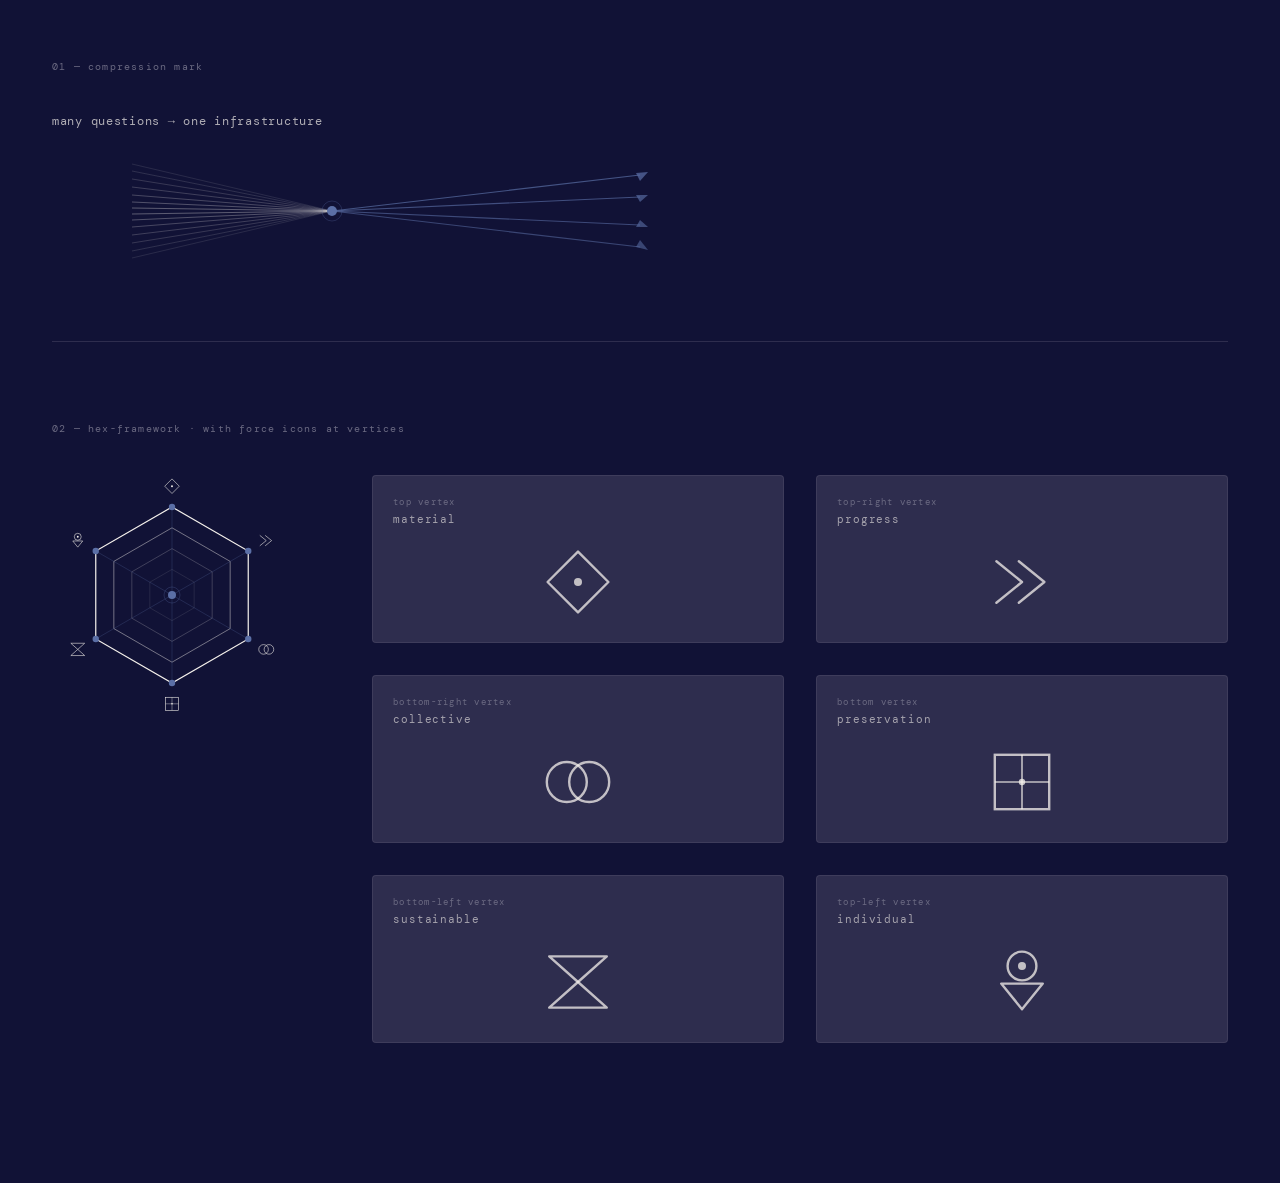
<file: hexagon_preview.html>
<!DOCTYPE html>
<html lang="en">
<head>
<meta charset="UTF-8">
<meta name="viewport" content="width=device-width, initial-scale=1.0">
<title>Kaleido — Hexagon Components</title>
<link rel="preconnect" href="https://fonts.googleapis.com">
<link href="https://fonts.googleapis.com/css2?family=Cormorant+Garamond:wght@400;500&family=DM+Mono:wght@400&display=swap" rel="stylesheet">
<link rel="stylesheet" href="kaleido_tokens.css">
<style>
  /* All color/type tokens come from kaleido_tokens.css — no :root here. */
  *, *::before, *::after { box-sizing: border-box; margin: 0; padding: 0; }

  body {
    background: var(--ink);
    color: var(--paper);
    font-family: var(--font-mono);
    font-size: 11px;
    letter-spacing: 0.07em;
    padding: 60px 52px;
    min-height: 100vh;
  }

  .section-label {
    font-size: 10px;
    color: var(--ink-soft);
    letter-spacing: 0.12em;
    text-transform: lowercase;
    margin-bottom: 40px;
  }

  .divider {
    width: 100%;
    height: 1px;
    background: var(--ink-mid);
    margin: 80px 0;
  }

  /* ─── COMPRESSION MARK ─── */
  .compression-section { max-width: 680px; }
  .compression-equation {
    font-family: var(--font-mono);
    font-size: 12px;
    color: var(--paper);
    opacity: 0.7;
    letter-spacing: 0.06em;
    margin-bottom: 32px;
  }
  .compression-wrap {
    display: flex;
    align-items: center;
    justify-content: center;
  }

  /* ─── HEXAGON SECTION ─── */
  .hexagon-section {
    display: flex;
    gap: 80px;
    align-items: flex-start;
    flex-wrap: wrap;
  }
  .hexagon-main { flex: 0 0 auto; }

  /* ─── ICON ZOOM GRID ─── */
  .icon-grid {
    flex: 1;
    display: grid;
    grid-template-columns: 1fr 1fr;
    gap: 32px;
  }
  .icon-card {
    background: var(--ink-mid);
    border: 1px solid rgba(245,241,236,0.08);
    padding: 20px;
    border-radius: var(--radius-sm);
  }
  .icon-card-label {
    font-size: 9px;
    color: var(--ink-soft);
    letter-spacing: 0.14em;
    margin-bottom: 4px;
  }
  .icon-card-name {
    font-size: 11px;
    color: var(--paper);
    opacity: 0.6;
    margin-bottom: 16px;
    letter-spacing: 0.08em;
  }
  .icon-zoom {
    display: flex;
    align-items: center;
    justify-content: center;
    height: 80px;
  }
</style>
</head>
<body>

<!-- ================================================================
     SVG SYMBOL DEFINITIONS
     Source of truth: kaleido_symbols.html — edit there first.
     Embedded here for local file:// compatibility.
     ================================================================ -->
<svg style="display:none" aria-hidden="true">
  <defs>
    <symbol id="icon-material" viewBox="0 0 100 100">
      <polygon points="50,12 88,50 50,88 12,50" fill="none" stroke="currentColor" stroke-width="3" stroke-linejoin="round"/>
      <circle cx="50" cy="50" r="5" fill="currentColor" stroke="none"/>
    </symbol>
    <symbol id="icon-progress" viewBox="0 0 100 100">
      <polyline points="18,24 50,50 18,76" fill="none" stroke="currentColor" stroke-width="3" stroke-linecap="round" stroke-linejoin="round"/>
      <polyline points="46,24 78,50 46,76" fill="none" stroke="currentColor" stroke-width="3" stroke-linecap="round" stroke-linejoin="round"/>
    </symbol>
    <symbol id="icon-collective" viewBox="0 0 100 100">
      <circle cx="36" cy="50" r="25" fill="none" stroke="currentColor" stroke-width="3"/>
      <circle cx="64" cy="50" r="25" fill="none" stroke="currentColor" stroke-width="3"/>
    </symbol>
    <symbol id="icon-preservation" viewBox="0 0 100 100">
      <rect x="16" y="16" width="68" height="68" fill="none" stroke="currentColor" stroke-width="3"/>
      <line x1="50" y1="16" x2="50" y2="84" stroke="currentColor" stroke-width="2"/>
      <line x1="16" y1="50" x2="84" y2="50" stroke="currentColor" stroke-width="2"/>
      <circle cx="50" cy="50" r="4" fill="currentColor" stroke="none"/>
    </symbol>
    <symbol id="icon-sustainable" viewBox="0 0 100 100">
      <path d="M 14,18 L 86,18 L 50,50 Z" fill="none" stroke="currentColor" stroke-width="3" stroke-linejoin="round"/>
      <path d="M 14,82 L 86,82 L 50,50 Z" fill="none" stroke="currentColor" stroke-width="3" stroke-linejoin="round"/>
    </symbol>
    <symbol id="icon-individual" viewBox="0 0 100 100">
      <circle cx="50" cy="30" r="18" fill="none" stroke="currentColor" stroke-width="3"/>
      <circle cx="50" cy="30" r="5" fill="currentColor" stroke="none"/>
      <path d="M 24,52 L 76,52 L 50,84 Z" fill="none" stroke="currentColor" stroke-width="3" stroke-linejoin="round"/>
    </symbol>
    <symbol id="icon-nucleus" viewBox="0 0 100 100">
      <polygon points="50,10 85,30 85,70 50,90 15,70 15,30" fill="currentColor" stroke="none"/>
    </symbol>
    <symbol id="hex-mark" viewBox="0 0 100 100">
      <polygon points="50,3 90.7,26.5 90.7,73.5 50,97 9.3,73.5 9.3,26.5" fill="none" stroke="currentColor" stroke-width="1.5" opacity="1"/>
      <polygon points="50,15 80.3,32.5 80.3,67.5 50,85 19.7,67.5 19.7,32.5" fill="none" stroke="currentColor" stroke-width="1" opacity="0.55"/>
      <polygon points="50,26 70.8,38 70.8,62 50,74 29.2,62 29.2,38" fill="none" stroke="currentColor" stroke-width="0.8" opacity="0.32"/>
      <polygon points="50,37 61.3,43.5 61.3,56.5 50,63 38.7,56.5 38.7,43.5" fill="none" stroke="currentColor" stroke-width="0.7" opacity="0.18"/>
      <circle cx="50" cy="50" r="4" fill="var(--signal)" stroke="none"/>
    </symbol>
    <symbol id="hex-framework" viewBox="0 0 300 300">
      <polygon points="150,40 245.3,95 245.3,205 150,260 54.7,205 54.7,95" fill="none" stroke="currentColor" stroke-width="1.5" opacity="1"/>
      <polygon points="150,66 222.7,108 222.7,192 150,234 77.3,192 77.3,108" fill="none" stroke="currentColor" stroke-width="1" opacity="0.55"/>
      <polygon points="150,92 200.2,121 200.2,179 150,208 99.8,179 99.8,121" fill="none" stroke="currentColor" stroke-width="0.8" opacity="0.32"/>
      <polygon points="150,118 177.7,134 177.7,166 150,182 122.3,166 122.3,134" fill="none" stroke="currentColor" stroke-width="0.7" opacity="0.18"/>
      <g stroke="var(--signal)" stroke-width="0.8" opacity="0.40">
        <line x1="150" y1="40"    x2="150" y2="150"/>
        <line x1="245.3" y1="95"  x2="150" y2="150"/>
        <line x1="245.3" y1="205" x2="150" y2="150"/>
        <line x1="150" y1="260"   x2="150" y2="150"/>
        <line x1="54.7" y1="205"  x2="150" y2="150"/>
        <line x1="54.7" y1="95"   x2="150" y2="150"/>
      </g>
      <g fill="var(--signal)" stroke="none">
        <circle cx="150"   cy="40"  r="4"/>
        <circle cx="245.3" cy="95"  r="4"/>
        <circle cx="245.3" cy="205" r="4"/>
        <circle cx="150"   cy="260" r="4"/>
        <circle cx="54.7"  cy="205" r="4"/>
        <circle cx="54.7"  cy="95"  r="4"/>
      </g>
      <circle cx="150" cy="150" r="10" fill="none" stroke="var(--signal)" stroke-width="1" opacity="0.35"/>
      <circle cx="150" cy="150" r="5"  fill="var(--signal)" stroke="none"/>
      <use href="#icon-material"     x="138"  y="2"   width="24" height="24" color="currentColor"/>
      <use href="#icon-progress"     x="255.8" y="70"  width="24" height="24" color="currentColor"/>
      <use href="#icon-collective"   x="255.8" y="206" width="24" height="24" color="currentColor"/>
      <use href="#icon-preservation" x="138"  y="274" width="24" height="24" color="currentColor"/>
      <use href="#icon-sustainable"  x="20.2" y="206" width="24" height="24" color="currentColor"/>
      <use href="#icon-individual"   x="20.2" y="70"  width="24" height="24" color="currentColor"/>
    </symbol>
  </defs>
</svg>


<!-- ═══════════════════════════════════════════════════════════
     SECTION 1 — COMPRESSION MARK
════════════════════════════════════════════════════════════ -->
<p class="section-label">01 — compression mark</p>

<div class="compression-section">
  <p class="compression-equation">many questions → one infrastructure</p>
  <div class="compression-wrap">
    <!-- Convergence point (200,50). Left fan: 14 lines converging from x=0.
         Right fan: 4 signal lines expanding to x=520. -->
    <svg width="520" height="100" viewBox="0 0 520 100" fill="none"
         style="width:100%; max-width:520px; display:block;">
      <!-- Left fan — paper tones, varied opacity -->
      <line x1="0" y1="3"  x2="200" y2="50" stroke="rgba(245,241,236,0.18)" stroke-width="0.6"/>
      <line x1="0" y1="10" x2="200" y2="50" stroke="rgba(245,241,236,0.22)" stroke-width="0.6"/>
      <line x1="0" y1="18" x2="200" y2="50" stroke="rgba(245,241,236,0.28)" stroke-width="0.6"/>
      <line x1="0" y1="26" x2="200" y2="50" stroke="rgba(245,241,236,0.34)" stroke-width="0.6"/>
      <line x1="0" y1="34" x2="200" y2="50" stroke="rgba(245,241,236,0.40)" stroke-width="0.6"/>
      <line x1="0" y1="41" x2="200" y2="50" stroke="rgba(245,241,236,0.48)" stroke-width="0.6"/>
      <line x1="0" y1="47" x2="200" y2="50" stroke="rgba(245,241,236,0.55)" stroke-width="0.6"/>
      <line x1="0" y1="53" x2="200" y2="50" stroke="rgba(245,241,236,0.55)" stroke-width="0.6"/>
      <line x1="0" y1="59" x2="200" y2="50" stroke="rgba(245,241,236,0.48)" stroke-width="0.6"/>
      <line x1="0" y1="66" x2="200" y2="50" stroke="rgba(245,241,236,0.40)" stroke-width="0.6"/>
      <line x1="0" y1="74" x2="200" y2="50" stroke="rgba(245,241,236,0.34)" stroke-width="0.6"/>
      <line x1="0" y1="82" x2="200" y2="50" stroke="rgba(245,241,236,0.28)" stroke-width="0.6"/>
      <line x1="0" y1="90" x2="200" y2="50" stroke="rgba(245,241,236,0.22)" stroke-width="0.6"/>
      <line x1="0" y1="97" x2="200" y2="50" stroke="rgba(245,241,236,0.18)" stroke-width="0.6"/>
      <!-- Right fan — signal, with arrowheads -->
      <line x1="200" y1="50" x2="508" y2="14" stroke="#5B6FA6" stroke-width="1.1" opacity="0.70"/>
      <polygon points="516,11 504,12 508,20" fill="#5B6FA6" opacity="0.70"/>
      <line x1="200" y1="50" x2="508" y2="36" stroke="#5B6FA6" stroke-width="1.1" opacity="0.65"/>
      <polygon points="516,34 504,34 508,41" fill="#5B6FA6" opacity="0.65"/>
      <line x1="200" y1="50" x2="508" y2="64" stroke="#5B6FA6" stroke-width="1.1" opacity="0.60"/>
      <polygon points="516,66 504,66 508,59" fill="#5B6FA6" opacity="0.60"/>
      <line x1="200" y1="50" x2="508" y2="86" stroke="#5B6FA6" stroke-width="1.1" opacity="0.55"/>
      <polygon points="516,89 504,86 508,79" fill="#5B6FA6" opacity="0.55"/>
      <!-- Center: ring + dot -->
      <circle cx="200" cy="50" r="10" stroke="#5B6FA6" stroke-width="0.8" fill="none" opacity="0.35"/>
      <circle cx="200" cy="50" r="5"  fill="#5B6FA6"/>
    </svg>
  </div>
</div>

<div class="divider"></div>

<!-- ═══════════════════════════════════════════════════════════
     SECTION 2 — HEX-FRAMEWORK
════════════════════════════════════════════════════════════ -->
<p class="section-label">02 — hex-framework · with force icons at vertices</p>

<div class="hexagon-section">

  <!-- Full framework hexagon — single <use>, all geometry inside the symbol -->
  <div class="hexagon-main">
    <svg width="240" height="240" style="color: var(--paper);">
      <use href="#hex-framework"/>
    </svg>
  </div>

  <!-- Icon zoom cards — new icons at 80px -->
  <div class="icon-grid">

    <div class="icon-card">
      <p class="icon-card-label">top vertex</p>
      <p class="icon-card-name">material</p>
      <div class="icon-zoom">
        <svg width="80" height="80" style="color: var(--icon-stroke);">
          <use href="#icon-material"/>
        </svg>
      </div>
    </div>

    <div class="icon-card">
      <p class="icon-card-label">top-right vertex</p>
      <p class="icon-card-name">progress</p>
      <div class="icon-zoom">
        <svg width="80" height="80" style="color: var(--icon-stroke);">
          <use href="#icon-progress"/>
        </svg>
      </div>
    </div>

    <div class="icon-card">
      <p class="icon-card-label">bottom-right vertex</p>
      <p class="icon-card-name">collective</p>
      <div class="icon-zoom">
        <svg width="80" height="80" style="color: var(--icon-stroke);">
          <use href="#icon-collective"/>
        </svg>
      </div>
    </div>

    <div class="icon-card">
      <p class="icon-card-label">bottom vertex</p>
      <p class="icon-card-name">preservation</p>
      <div class="icon-zoom">
        <svg width="80" height="80" style="color: var(--icon-stroke);">
          <use href="#icon-preservation"/>
        </svg>
      </div>
    </div>

    <div class="icon-card">
      <p class="icon-card-label">bottom-left vertex</p>
      <p class="icon-card-name">sustainable</p>
      <div class="icon-zoom">
        <svg width="80" height="80" style="color: var(--icon-stroke);">
          <use href="#icon-sustainable"/>
        </svg>
      </div>
    </div>

    <div class="icon-card">
      <p class="icon-card-label">top-left vertex</p>
      <p class="icon-card-name">individual</p>
      <div class="icon-zoom">
        <svg width="80" height="80" style="color: var(--icon-stroke);">
          <use href="#icon-individual"/>
        </svg>
      </div>
    </div>

  </div>
</div>

<div style="height: 80px;"></div>

</body>
</html>
</file>
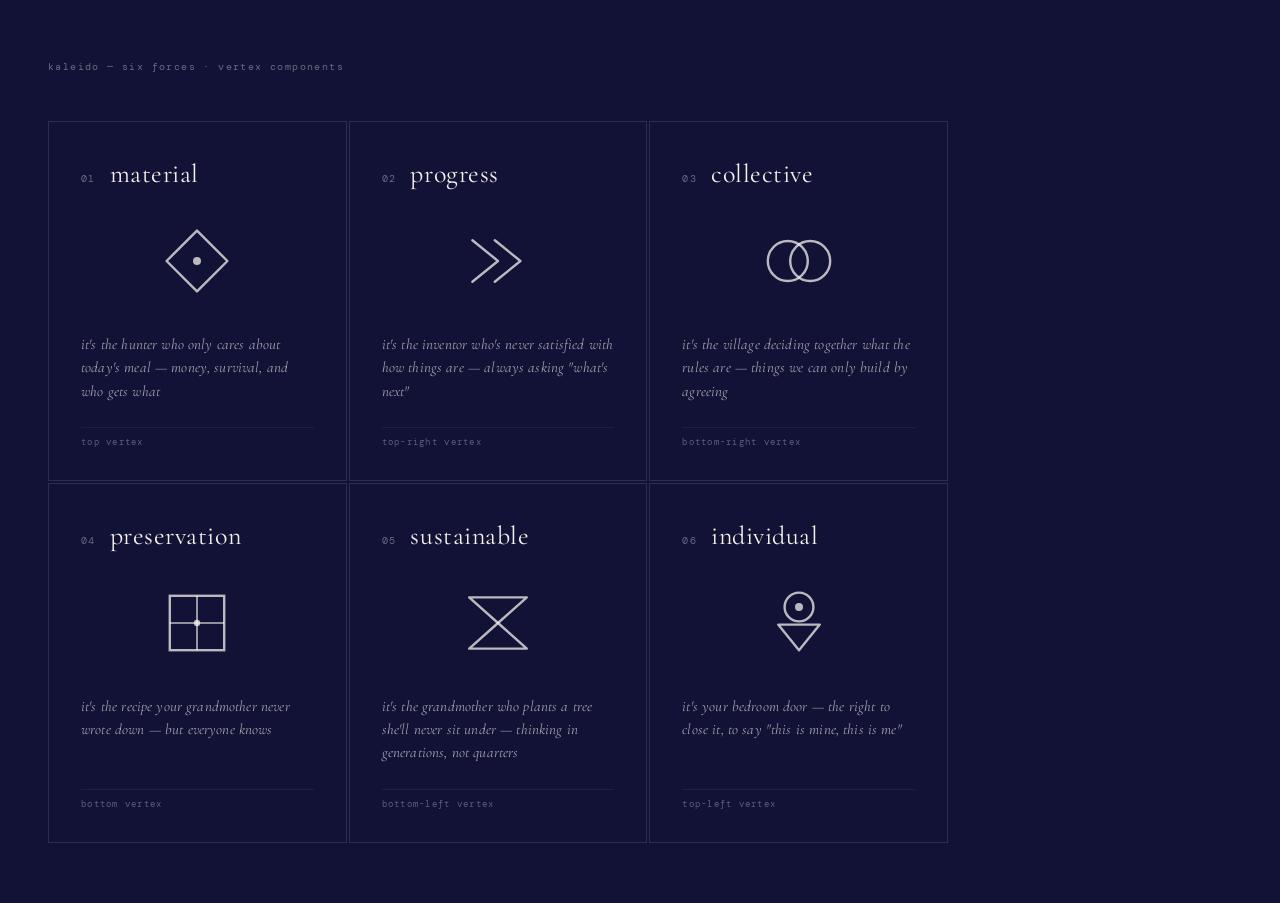
<file: kaleido_six_forces_icons.html>
<!DOCTYPE html>
<html lang="en">
<head>
<meta charset="UTF-8">
<meta name="viewport" content="width=device-width, initial-scale=1.0">
<title>Kaleido — Six Forces</title>
<link rel="preconnect" href="https://fonts.googleapis.com">
<link href="https://fonts.googleapis.com/css2?family=Cormorant+Garamond:ital,wght@0,400;0,500;1,400&family=DM+Mono:wght@400&display=swap" rel="stylesheet">
<link rel="stylesheet" href="kaleido_tokens.css">
<style>
  /* All color/type tokens come from kaleido_tokens.css — no :root here. */
  *, *::before, *::after { box-sizing: border-box; margin: 0; padding: 0; }

  body {
    background: var(--ink);
    color: var(--paper);
    font-family: var(--font-mono);
    padding: 60px 48px;
    min-height: 100vh;
  }

  .page-label {
    font-size: 10px;
    color: var(--ink-soft);
    letter-spacing: 0.14em;
    text-transform: lowercase;
    margin-bottom: 48px;
  }

  .forces-grid {
    display: grid;
    grid-template-columns: repeat(3, 1fr);
    gap: 2px;
    max-width: 900px;
  }

  .force-card {
    background: var(--ink);
    border: 1px solid var(--ink-mid);
    padding: 36px 32px 32px;
    display: flex;
    flex-direction: column;
    gap: 24px;
    transition: border-color 0.2s ease, background 0.2s ease;
    cursor: default;
  }
  .force-card:hover {
    border-color: var(--signal);
    background: var(--ink-mid);
  }

  .card-header {
    display: flex;
    align-items: baseline;
    gap: 14px;
  }
  .card-index {
    font-size: 10px;
    color: var(--ink-soft);
    letter-spacing: 0.14em;
  }
  .card-name {
    font-family: var(--font-display);
    font-size: 26px;
    font-weight: 400;
    color: var(--paper);
    letter-spacing: 0.02em;
    transition: color 0.2s ease;
  }
  .force-card:hover .card-name { color: var(--signal-light); }

  /* Icon container — icons use <use href="#icon-..." /> at 80px */
  .card-icon {
    display: flex;
    align-items: center;
    justify-content: center;
    height: 96px;
  }

  .card-hook {
    font-family: var(--font-display);
    font-style: italic;
    font-size: 15px;
    font-weight: 400;
    color: rgba(245,241,236,0.65);
    line-height: 1.55;
    letter-spacing: 0.01em;
  }

  .card-tag {
    font-size: 9px;
    color: var(--signal-light);
    letter-spacing: 0.14em;
    opacity: 0.5;
    text-transform: lowercase;
    margin-top: auto;
    padding-top: 8px;
    border-top: 1px solid var(--ink-mid);
    transition: opacity 0.2s ease;
  }
  .force-card:hover .card-tag { opacity: 1; }
</style>
</head>
<body>

<!-- ================================================================
     SVG SYMBOL DEFINITIONS
     Source of truth: kaleido_symbols.html — edit there first.
     Embedded here for local file:// compatibility.
     ================================================================ -->
<svg style="display:none" aria-hidden="true">
  <defs>
    <symbol id="icon-material" viewBox="0 0 100 100">
      <polygon points="50,12 88,50 50,88 12,50" fill="none" stroke="currentColor" stroke-width="3" stroke-linejoin="round"/>
      <circle cx="50" cy="50" r="5" fill="currentColor" stroke="none"/>
    </symbol>
    <symbol id="icon-progress" viewBox="0 0 100 100">
      <polyline points="18,24 50,50 18,76" fill="none" stroke="currentColor" stroke-width="3" stroke-linecap="round" stroke-linejoin="round"/>
      <polyline points="46,24 78,50 46,76" fill="none" stroke="currentColor" stroke-width="3" stroke-linecap="round" stroke-linejoin="round"/>
    </symbol>
    <symbol id="icon-collective" viewBox="0 0 100 100">
      <circle cx="36" cy="50" r="25" fill="none" stroke="currentColor" stroke-width="3"/>
      <circle cx="64" cy="50" r="25" fill="none" stroke="currentColor" stroke-width="3"/>
    </symbol>
    <symbol id="icon-preservation" viewBox="0 0 100 100">
      <rect x="16" y="16" width="68" height="68" fill="none" stroke="currentColor" stroke-width="3"/>
      <line x1="50" y1="16" x2="50" y2="84" stroke="currentColor" stroke-width="2"/>
      <line x1="16" y1="50" x2="84" y2="50" stroke="currentColor" stroke-width="2"/>
      <circle cx="50" cy="50" r="4" fill="currentColor" stroke="none"/>
    </symbol>
    <symbol id="icon-sustainable" viewBox="0 0 100 100">
      <path d="M 14,18 L 86,18 L 50,50 Z" fill="none" stroke="currentColor" stroke-width="3" stroke-linejoin="round"/>
      <path d="M 14,82 L 86,82 L 50,50 Z" fill="none" stroke="currentColor" stroke-width="3" stroke-linejoin="round"/>
    </symbol>
    <symbol id="icon-individual" viewBox="0 0 100 100">
      <circle cx="50" cy="30" r="18" fill="none" stroke="currentColor" stroke-width="3"/>
      <circle cx="50" cy="30" r="5" fill="currentColor" stroke="none"/>
      <path d="M 24,52 L 76,52 L 50,84 Z" fill="none" stroke="currentColor" stroke-width="3" stroke-linejoin="round"/>
    </symbol>
    <symbol id="icon-nucleus" viewBox="0 0 100 100">
      <polygon points="50,10 85,30 85,70 50,90 15,70 15,30" fill="currentColor" stroke="none"/>
    </symbol>
  </defs>
</svg>


<p class="page-label">kaleido — six forces · vertex components</p>

<div class="forces-grid">

  <!-- 01 — MATERIAL · top vertex -->
  <div class="force-card">
    <div class="card-header">
      <span class="card-index">01</span>
      <span class="card-name">material</span>
    </div>
    <div class="card-icon">
      <svg width="80" height="80" style="color: var(--icon-stroke);">
        <use href="#icon-material"/>
      </svg>
    </div>
    <p class="card-hook">it's the hunter who only cares about today's meal — money, survival, and who gets what</p>
    <p class="card-tag">top vertex</p>
  </div>

  <!-- 02 — PROGRESS · top-right vertex -->
  <div class="force-card">
    <div class="card-header">
      <span class="card-index">02</span>
      <span class="card-name">progress</span>
    </div>
    <div class="card-icon">
      <svg width="80" height="80" style="color: var(--icon-stroke);">
        <use href="#icon-progress"/>
      </svg>
    </div>
    <p class="card-hook">it's the inventor who's never satisfied with how things are — always asking "what's next"</p>
    <p class="card-tag">top-right vertex</p>
  </div>

  <!-- 03 — COLLECTIVE · bottom-right vertex -->
  <div class="force-card">
    <div class="card-header">
      <span class="card-index">03</span>
      <span class="card-name">collective</span>
    </div>
    <div class="card-icon">
      <svg width="80" height="80" style="color: var(--icon-stroke);">
        <use href="#icon-collective"/>
      </svg>
    </div>
    <p class="card-hook">it's the village deciding together what the rules are — things we can only build by agreeing</p>
    <p class="card-tag">bottom-right vertex</p>
  </div>

  <!-- 04 — PRESERVATION · bottom vertex -->
  <div class="force-card">
    <div class="card-header">
      <span class="card-index">04</span>
      <span class="card-name">preservation</span>
    </div>
    <div class="card-icon">
      <svg width="80" height="80" style="color: var(--icon-stroke);">
        <use href="#icon-preservation"/>
      </svg>
    </div>
    <p class="card-hook">it's the recipe your grandmother never wrote down — but everyone knows</p>
    <p class="card-tag">bottom vertex</p>
  </div>

  <!-- 05 — SUSTAINABLE · bottom-left vertex -->
  <div class="force-card">
    <div class="card-header">
      <span class="card-index">05</span>
      <span class="card-name">sustainable</span>
    </div>
    <div class="card-icon">
      <svg width="80" height="80" style="color: var(--icon-stroke);">
        <use href="#icon-sustainable"/>
      </svg>
    </div>
    <p class="card-hook">it's the grandmother who plants a tree she'll never sit under — thinking in generations, not quarters</p>
    <p class="card-tag">bottom-left vertex</p>
  </div>

  <!-- 06 — INDIVIDUAL · top-left vertex -->
  <div class="force-card">
    <div class="card-header">
      <span class="card-index">06</span>
      <span class="card-name">individual</span>
    </div>
    <div class="card-icon">
      <svg width="80" height="80" style="color: var(--icon-stroke);">
        <use href="#icon-individual"/>
      </svg>
    </div>
    <p class="card-hook">it's your bedroom door — the right to close it, to say "this is mine, this is me"</p>
    <p class="card-tag">top-left vertex</p>
  </div>

</div>
</body>
</html>
</file>
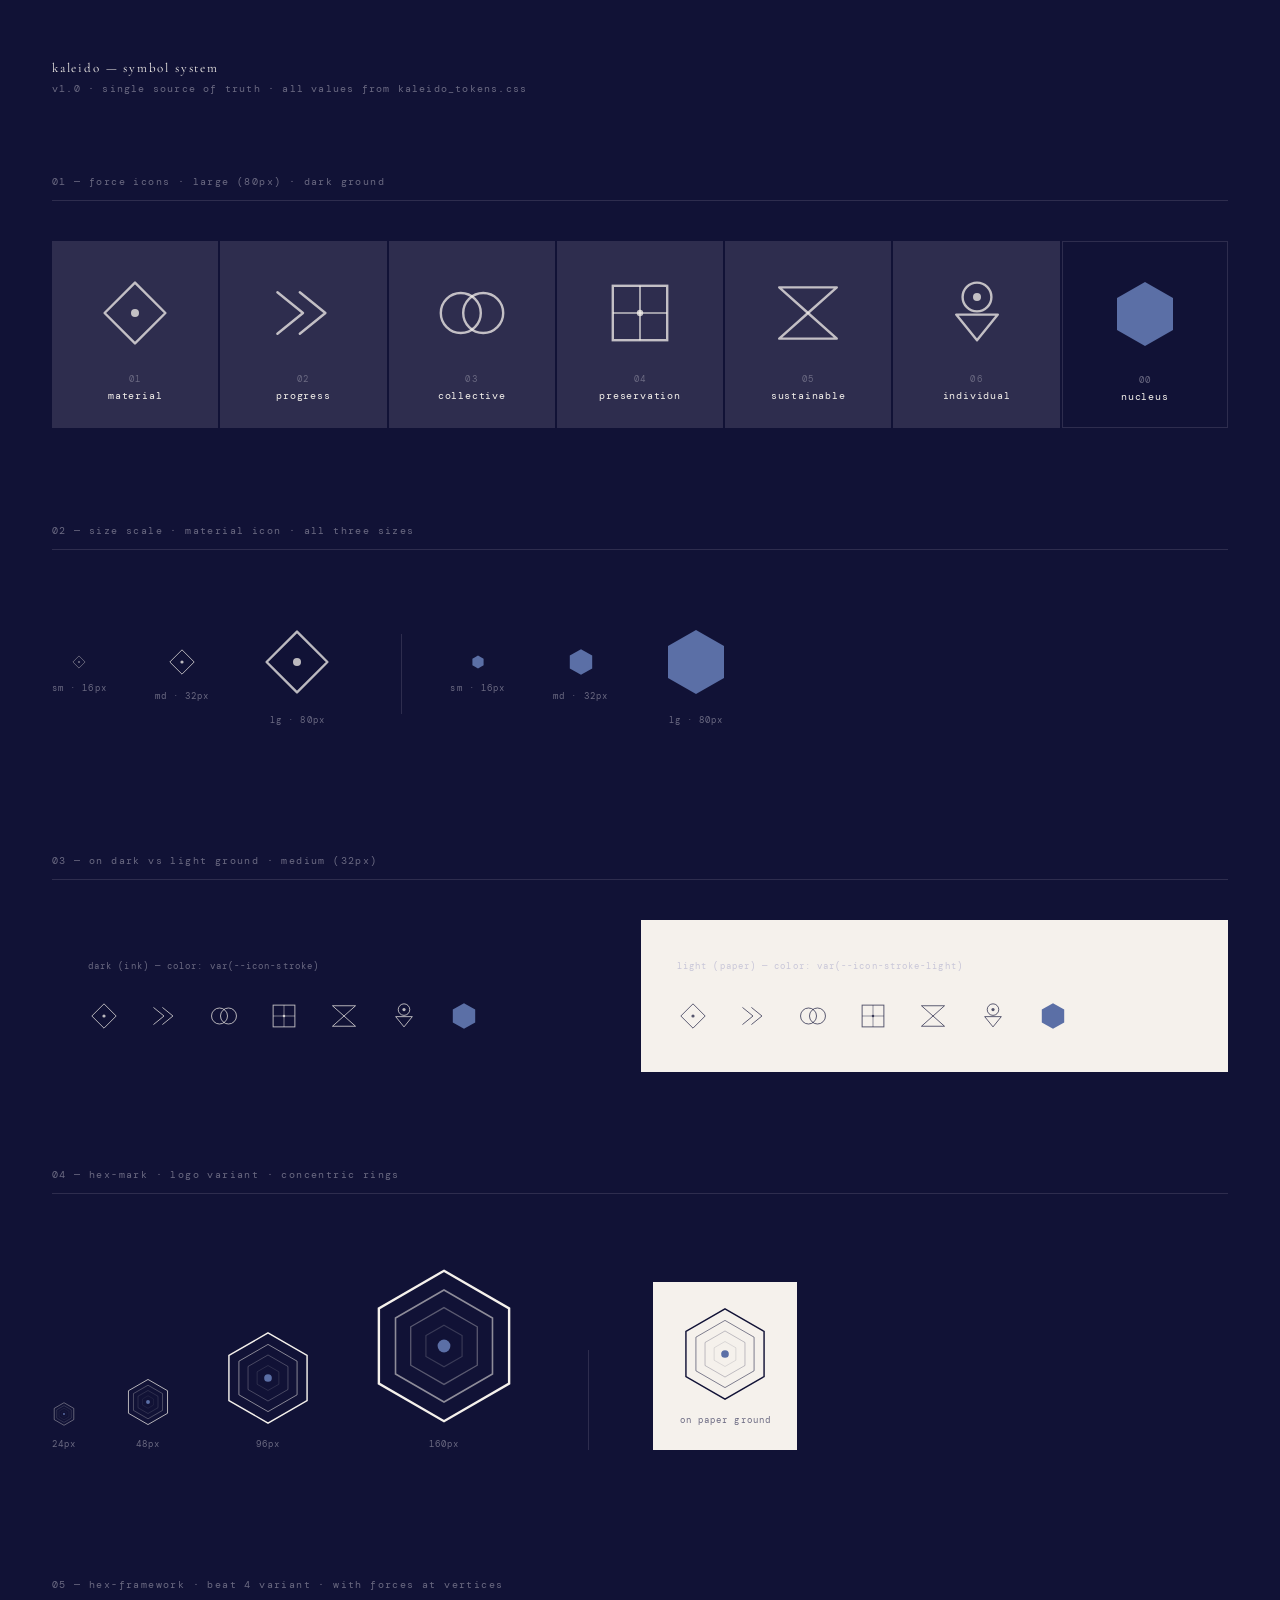
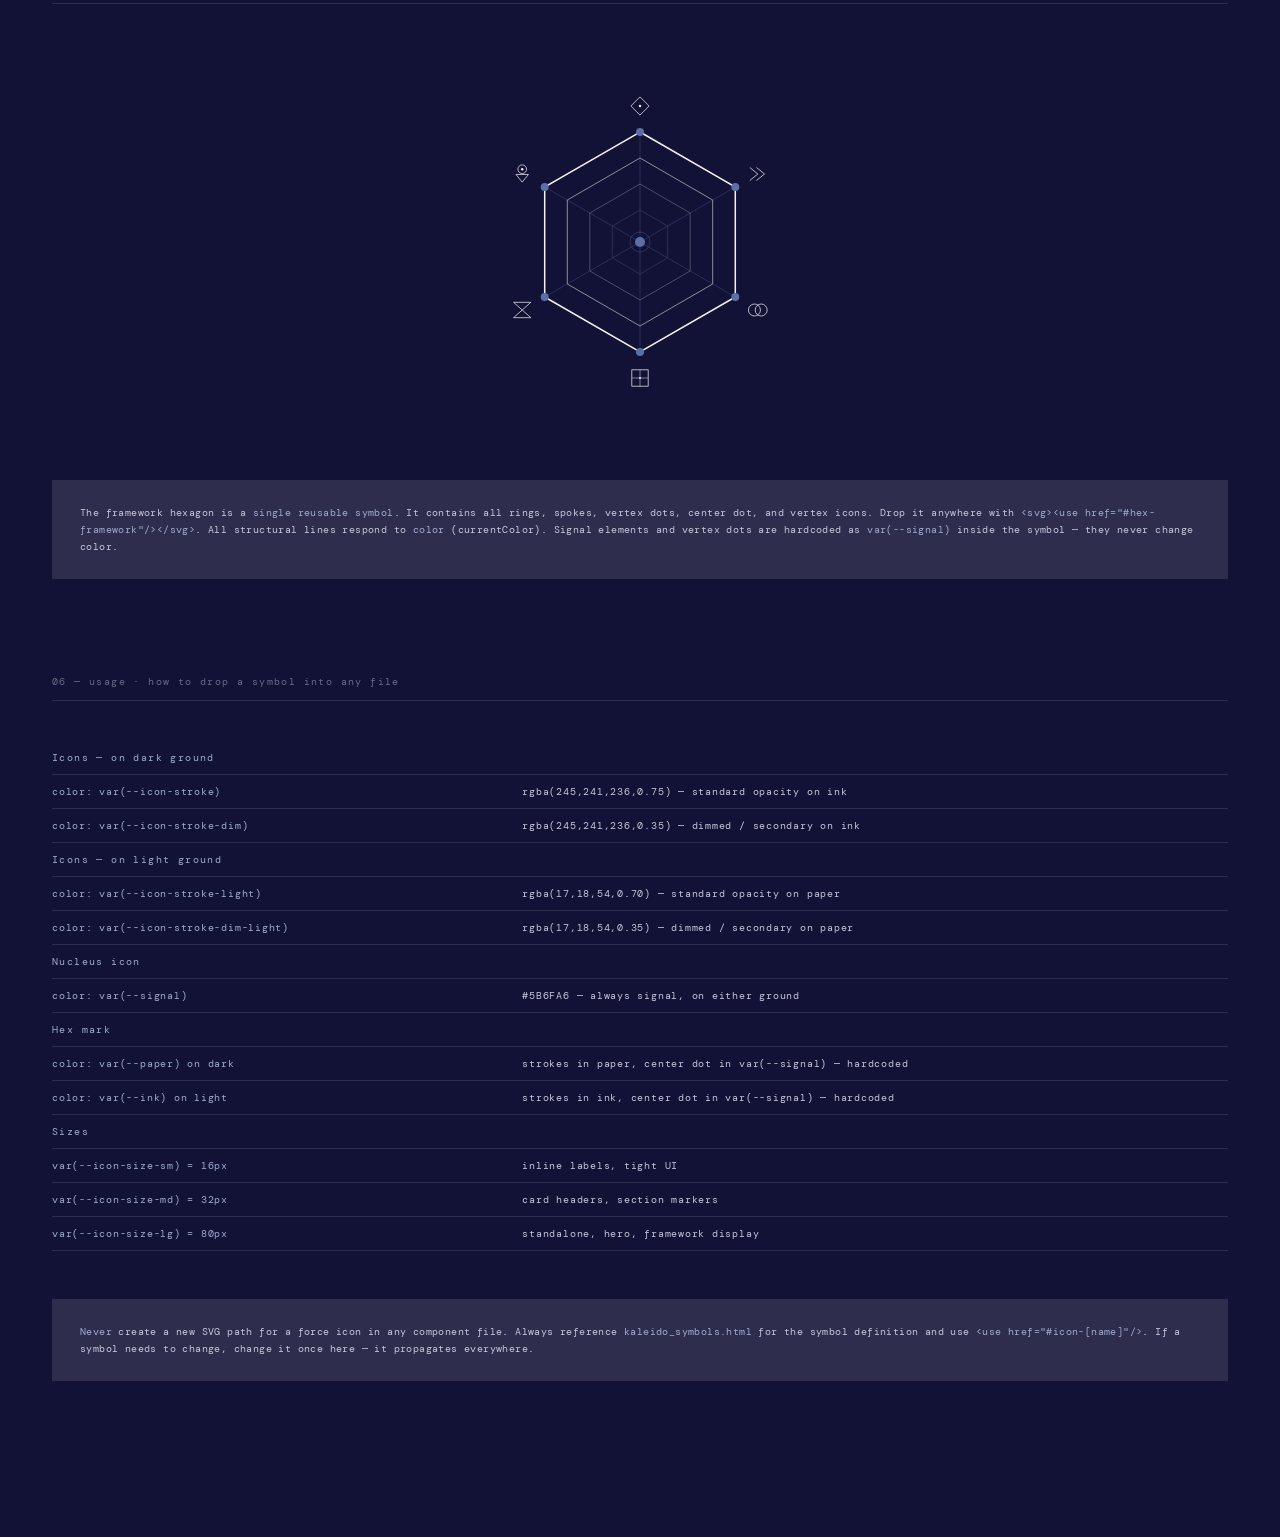
<file: kaleido_symbols.html>
<!DOCTYPE html>
<html lang="en">
<head>
<meta charset="UTF-8">
<meta name="viewport" content="width=device-width, initial-scale=1.0">
<title>Kaleido — Symbol System</title>
<link rel="preconnect" href="https://fonts.googleapis.com">
<link href="https://fonts.googleapis.com/css2?family=Cormorant+Garamond:wght@400;600&family=DM+Mono:wght@400&display=swap" rel="stylesheet">
<link rel="stylesheet" href="kaleido_tokens.css">
<style>
  *, *::before, *::after { box-sizing: border-box; margin: 0; padding: 0; }

  body {
    background: var(--ink);
    color: var(--paper);
    font-family: var(--font-mono);
    font-size: 11px;
    letter-spacing: 0.07em;
    padding: 60px 52px;
    min-height: 100vh;
  }

  /* ─── PAGE STRUCTURE ─── */
  .page-header {
    margin-bottom: 80px;
  }
  .page-title {
    font-family: var(--font-display);
    font-size: 13px;
    font-weight: 400;
    letter-spacing: 0.14em;
    color: var(--paper);
    text-transform: lowercase;
  }
  .page-subtitle {
    font-size: 10px;
    color: var(--ink-soft);
    letter-spacing: 0.12em;
    margin-top: 6px;
  }

  .section { margin-bottom: 96px; }
  .section-label {
    font-size: 10px;
    color: var(--ink-soft);
    letter-spacing: 0.14em;
    text-transform: lowercase;
    margin-bottom: 40px;
    padding-bottom: 12px;
    border-bottom: 1px solid var(--ink-mid);
  }

  .divider {
    width: 100%;
    height: 1px;
    background: var(--ink-mid);
    margin: 80px 0;
  }

  /* ─── ICON GRID ─── */
  .icon-grid {
    display: grid;
    grid-template-columns: repeat(7, 1fr);
    gap: 2px;
  }
  .icon-card {
    background: var(--ink-mid);
    padding: 32px 20px 24px;
    display: flex;
    flex-direction: column;
    align-items: center;
    gap: 20px;
  }
  .icon-card--center {
    background: var(--ink);
    border: 1px solid var(--ink-mid);
  }
  .icon-card-meta {
    display: flex;
    flex-direction: column;
    align-items: center;
    gap: 4px;
    text-align: center;
  }
  .icon-index {
    font-size: 9px;
    color: var(--ink-soft);
    letter-spacing: 0.14em;
  }
  .icon-name {
    font-size: 10px;
    color: var(--paper);
    letter-spacing: 0.08em;
  }

  /* ─── SIZE SCALE ─── */
  .size-row {
    display: flex;
    align-items: center;
    gap: 48px;
    padding: 32px 0;
  }
  .size-cell {
    display: flex;
    flex-direction: column;
    align-items: center;
    gap: 12px;
  }
  .size-label {
    font-size: 9px;
    color: var(--ink-soft);
    letter-spacing: 0.12em;
  }

  /* ─── GROUND COMPARISON ─── */
  .grounds-row {
    display: grid;
    grid-template-columns: 1fr 1fr;
    gap: 2px;
  }
  .ground-panel {
    padding: 40px 36px;
  }
  .ground-panel--dark  { background: var(--ink); }
  .ground-panel--light { background: var(--paper); }
  .ground-label {
    font-size: 9px;
    letter-spacing: 0.12em;
    margin-bottom: 28px;
  }
  .ground-panel--dark  .ground-label { color: var(--ink-soft); }
  .ground-panel--light .ground-label { color: var(--ink-ghost); }
  .ground-icons {
    display: flex;
    align-items: center;
    gap: 28px;
    flex-wrap: wrap;
  }

  /* ─── HEXAGON SECTION ─── */
  .hex-row {
    display: flex;
    align-items: flex-end;
    gap: 48px;
    padding: 32px 0;
  }
  .hex-cell {
    display: flex;
    flex-direction: column;
    align-items: center;
    gap: 12px;
  }
  .hex-framework-wrap {
    display: flex;
    justify-content: center;
    padding: 48px 0;
  }

  /* ─── TOKEN TABLE ─── */
  .token-table {
    width: 100%;
    border-collapse: collapse;
  }
  .token-table td {
    padding: 10px 0;
    border-bottom: 1px solid var(--ink-mid);
    font-size: 10px;
    vertical-align: top;
  }
  .token-table td:first-child {
    color: var(--signal-light);
    font-family: var(--font-mono);
    width: 40%;
    padding-right: 24px;
  }
  .token-table td:last-child {
    color: var(--ink-ghost);
    font-family: var(--font-mono);
  }
  .token-group-label {
    font-size: 9px;
    color: var(--ink-soft);
    letter-spacing: 0.14em;
    padding-top: 24px;
    padding-bottom: 4px;
    border-bottom: none;
  }

  /* ─── USAGE RULE ─── */
  .rule-block {
    background: var(--ink-mid);
    padding: 24px 28px;
    margin-top: 40px;
    display: flex;
    flex-direction: column;
    gap: 8px;
  }
  .rule-block p {
    font-size: 10px;
    color: var(--ink-ghost);
    line-height: 1.7;
    letter-spacing: 0.04em;
  }
  .rule-block p span { color: var(--signal-light); }
</style>
</head>

<body>

<!-- ================================================================
     SVG SYMBOL DEFINITIONS — SINGLE SOURCE OF TRUTH
     All icons use currentColor. Set `color` on the wrapper <svg>.
     On dark (ink) ground:  color: var(--icon-stroke)
     On light (paper) ground: color: var(--icon-stroke-light)

     Force mapping:
       01 Material    — diamond
       02 Progress    — double arrows
       03 Collective  — overlapping circles
       04 Preservation — 4-quadrant square
       05 Sustainable — hourglass
       06 Individual  — circle-dot over triangle
       00 Nucleus     — filled hexagon (center node)
     ================================================================ -->
<svg style="display:none" aria-hidden="true">
  <defs>

    <!-- ── ICON: MATERIAL (01) ──
         Rotated square + center dot
         Force: the material conditions of a claim -->
    <symbol id="icon-material" viewBox="0 0 100 100">
      <polygon
        points="50,12 88,50 50,88 12,50"
        fill="none"
        stroke="currentColor"
        stroke-width="3"
        stroke-linejoin="round"/>
      <circle cx="50" cy="50" r="5" fill="currentColor" stroke="none"/>
    </symbol>

    <!-- ── ICON: PROGRESS (02) ──
         Two open rightward chevrons (>>)
         Force: the direction and movement of an argument -->
    <symbol id="icon-progress" viewBox="0 0 100 100">
      <polyline
        points="18,24 50,50 18,76"
        fill="none"
        stroke="currentColor"
        stroke-width="3"
        stroke-linecap="round"
        stroke-linejoin="round"/>
      <polyline
        points="46,24 78,50 46,76"
        fill="none"
        stroke="currentColor"
        stroke-width="3"
        stroke-linecap="round"
        stroke-linejoin="round"/>
    </symbol>

    <!-- ── ICON: COLLECTIVE (03) ──
         Two overlapping circles
         Force: shared, systemic, or collective dimension -->
    <symbol id="icon-collective" viewBox="0 0 100 100">
      <circle cx="36" cy="50" r="25" fill="none" stroke="currentColor" stroke-width="3"/>
      <circle cx="64" cy="50" r="25" fill="none" stroke="currentColor" stroke-width="3"/>
    </symbol>

    <!-- ── ICON: PRESERVATION (04) ──
         4-quadrant square + center dot
         Force: what is maintained, conserved, or held -->
    <symbol id="icon-preservation" viewBox="0 0 100 100">
      <rect
        x="16" y="16" width="68" height="68"
        fill="none"
        stroke="currentColor"
        stroke-width="3"/>
      <line x1="50" y1="16" x2="50" y2="84" stroke="currentColor" stroke-width="2"/>
      <line x1="16" y1="50" x2="84" y2="50" stroke="currentColor" stroke-width="2"/>
      <circle cx="50" cy="50" r="4" fill="currentColor" stroke="none"/>
    </symbol>

    <!-- ── ICON: SUSTAINABLE (05) ──
         Hourglass — two triangles meeting at center point
         Force: time, balance, and long-term viability -->
    <symbol id="icon-sustainable" viewBox="0 0 100 100">
      <path
        d="M 14,18 L 86,18 L 50,50 Z"
        fill="none"
        stroke="currentColor"
        stroke-width="3"
        stroke-linejoin="round"/>
      <path
        d="M 14,82 L 86,82 L 50,50 Z"
        fill="none"
        stroke="currentColor"
        stroke-width="3"
        stroke-linejoin="round"/>
    </symbol>

    <!-- ── ICON: INDIVIDUAL (06) ──
         Circle with center dot (head) + downward triangle (body)
         Force: the individual agent, actor, or perspective -->
    <symbol id="icon-individual" viewBox="0 0 100 100">
      <circle cx="50" cy="30" r="18" fill="none" stroke="currentColor" stroke-width="3"/>
      <circle cx="50" cy="30" r="5" fill="currentColor" stroke="none"/>
      <path
        d="M 24,52 L 76,52 L 50,84 Z"
        fill="none"
        stroke="currentColor"
        stroke-width="3"
        stroke-linejoin="round"/>
    </symbol>

    <!-- ── ICON: NUCLEUS (00) ──
         Filled hexagon — the Kaleido center node
         Not a force; the organizing structure that holds the six -->
    <symbol id="icon-nucleus" viewBox="0 0 100 100">
      <polygon
        points="50,10 85,30 85,70 50,90 15,70 15,30"
        fill="currentColor"
        stroke="none"/>
    </symbol>

    <!-- ── HEX: MARK ──
         Logo variant. Four concentric hexagons + center dot.
         Strokes in currentColor; dots in currentColor.
         ViewBox 100×100 — use at any size.
         ── -->
    <symbol id="hex-mark" viewBox="0 0 100 100">
      <!-- ring 1 — R=47 -->
      <polygon
        points="50,3 90.7,26.5 90.7,73.5 50,97 9.3,73.5 9.3,26.5"
        fill="none" stroke="currentColor"
        stroke-width="1.5"
        opacity="1"/>
      <!-- ring 2 — R=35 -->
      <polygon
        points="50,15 80.3,32.5 80.3,67.5 50,85 19.7,67.5 19.7,32.5"
        fill="none" stroke="currentColor"
        stroke-width="1"
        opacity="0.55"/>
      <!-- ring 3 — R=24 -->
      <polygon
        points="50,26 70.8,38 70.8,62 50,74 29.2,62 29.2,38"
        fill="none" stroke="currentColor"
        stroke-width="0.8"
        opacity="0.32"/>
      <!-- ring 4 — R=13 -->
      <polygon
        points="50,37 61.3,43.5 61.3,56.5 50,63 38.7,56.5 38.7,43.5"
        fill="none" stroke="currentColor"
        stroke-width="0.7"
        opacity="0.18"/>
      <!-- center dot -->
      <circle cx="50" cy="50" r="4" fill="var(--signal)" stroke="none"/>
    </symbol>

    <!-- ── HEX: FRAMEWORK ──
         Beat 4 / framework variant.
         ViewBox 300×300. Center (150,150). Outer ring R=110.
         Includes: 4 concentric rings, 6 spokes, signal vertex dots,
         signal center dot + ring, and force icons at each vertex.
         ── -->
    <symbol id="hex-framework" viewBox="0 0 300 300">
      <!-- ring 1 — R=110 -->
      <polygon
        points="150,40 245.3,95 245.3,205 150,260 54.7,205 54.7,95"
        fill="none" stroke="currentColor"
        stroke-width="1.5"
        opacity="1"/>
      <!-- ring 2 — R=84 -->
      <polygon
        points="150,66 222.7,108 222.7,192 150,234 77.3,192 77.3,108"
        fill="none" stroke="currentColor"
        stroke-width="1"
        opacity="0.55"/>
      <!-- ring 3 — R=58 -->
      <polygon
        points="150,92 200.2,121 200.2,179 150,208 99.8,179 99.8,121"
        fill="none" stroke="currentColor"
        stroke-width="0.8"
        opacity="0.32"/>
      <!-- ring 4 — R=32 -->
      <polygon
        points="150,118 177.7,134 177.7,166 150,182 122.3,166 122.3,134"
        fill="none" stroke="currentColor"
        stroke-width="0.7"
        opacity="0.18"/>

      <!-- spokes — outer vertex → center, signal color -->
      <g stroke="var(--signal)" stroke-width="0.8" opacity="0.40">
        <line x1="150" y1="40"    x2="150" y2="150"/>
        <line x1="245.3" y1="95"  x2="150" y2="150"/>
        <line x1="245.3" y1="205" x2="150" y2="150"/>
        <line x1="150" y1="260"   x2="150" y2="150"/>
        <line x1="54.7" y1="205"  x2="150" y2="150"/>
        <line x1="54.7" y1="95"   x2="150" y2="150"/>
      </g>

      <!-- vertex signal dots — outer ring -->
      <g fill="var(--signal)" stroke="none">
        <circle cx="150"   cy="40"  r="4"/>
        <circle cx="245.3" cy="95"  r="4"/>
        <circle cx="245.3" cy="205" r="4"/>
        <circle cx="150"   cy="260" r="4"/>
        <circle cx="54.7"  cy="205" r="4"/>
        <circle cx="54.7"  cy="95"  r="4"/>
      </g>

      <!-- center signal dot + ring -->
      <circle cx="150" cy="150" r="10" fill="none" stroke="var(--signal)" stroke-width="1" opacity="0.35"/>
      <circle cx="150" cy="150" r="5"  fill="var(--signal)" stroke="none"/>

      <!-- ─ vertex icons (24×24, currentColor, centered outward from each vertex) ─
           Outward offset = 26px from vertex, away from center.
           Icon top-left = icon_center − 12.
           01 Material     top         (150, 40)   → icon center (150,  14) → x=138, y=2
           02 Progress     top-right   (245.3, 95) → icon center (267.8,82) → x=255.8, y=70
           03 Collective   bot-right   (245.3,205) → icon center (267.8,218)→ x=255.8, y=206
           04 Preservation bottom      (150, 260)  → icon center (150, 286) → x=138, y=274
           05 Sustainable  bot-left    (54.7, 205) → icon center (32.2,218) → x=20.2, y=206
           06 Individual   top-left    (54.7, 95)  → icon center (32.2,82)  → x=20.2, y=70
           ─ -->
      <use href="#icon-material"     x="138"  y="2"   width="24" height="24" color="currentColor"/>
      <use href="#icon-progress"     x="255.8" y="70"  width="24" height="24" color="currentColor"/>
      <use href="#icon-collective"   x="255.8" y="206" width="24" height="24" color="currentColor"/>
      <use href="#icon-preservation" x="138"  y="274" width="24" height="24" color="currentColor"/>
      <use href="#icon-sustainable"  x="20.2" y="206" width="24" height="24" color="currentColor"/>
      <use href="#icon-individual"   x="20.2" y="70"  width="24" height="24" color="currentColor"/>
    </symbol>

  </defs>
</svg>


<!-- ================================================================
     REFERENCE PAGE
     ================================================================ -->

<div class="page-header">
  <div class="page-title">kaleido — symbol system</div>
  <div class="page-subtitle">v1.0 · single source of truth · all values from kaleido_tokens.css</div>
</div>


<!-- ── 01 FORCE ICONS ── -->
<div class="section">
  <div class="section-label">01 — force icons · large (80px) · dark ground</div>

  <div class="icon-grid">

    <div class="icon-card">
      <svg width="80" height="80" style="color: var(--icon-stroke);">
        <use href="#icon-material"/>
      </svg>
      <div class="icon-card-meta">
        <span class="icon-index">01</span>
        <span class="icon-name">material</span>
      </div>
    </div>

    <div class="icon-card">
      <svg width="80" height="80" style="color: var(--icon-stroke);">
        <use href="#icon-progress"/>
      </svg>
      <div class="icon-card-meta">
        <span class="icon-index">02</span>
        <span class="icon-name">progress</span>
      </div>
    </div>

    <div class="icon-card">
      <svg width="80" height="80" style="color: var(--icon-stroke);">
        <use href="#icon-collective"/>
      </svg>
      <div class="icon-card-meta">
        <span class="icon-index">03</span>
        <span class="icon-name">collective</span>
      </div>
    </div>

    <div class="icon-card">
      <svg width="80" height="80" style="color: var(--icon-stroke);">
        <use href="#icon-preservation"/>
      </svg>
      <div class="icon-card-meta">
        <span class="icon-index">04</span>
        <span class="icon-name">preservation</span>
      </div>
    </div>

    <div class="icon-card">
      <svg width="80" height="80" style="color: var(--icon-stroke);">
        <use href="#icon-sustainable"/>
      </svg>
      <div class="icon-card-meta">
        <span class="icon-index">05</span>
        <span class="icon-name">sustainable</span>
      </div>
    </div>

    <div class="icon-card">
      <svg width="80" height="80" style="color: var(--icon-stroke);">
        <use href="#icon-individual"/>
      </svg>
      <div class="icon-card-meta">
        <span class="icon-index">06</span>
        <span class="icon-name">individual</span>
      </div>
    </div>

    <div class="icon-card icon-card--center">
      <svg width="80" height="80" style="color: var(--signal);">
        <use href="#icon-nucleus"/>
      </svg>
      <div class="icon-card-meta">
        <span class="icon-index">00</span>
        <span class="icon-name">nucleus</span>
      </div>
    </div>

  </div>
</div>


<!-- ── 02 SIZE SCALE ── -->
<div class="section">
  <div class="section-label">02 — size scale · material icon · all three sizes</div>

  <div class="size-row">
    <div class="size-cell">
      <svg width="16" height="16" style="color: var(--icon-stroke);">
        <use href="#icon-material"/>
      </svg>
      <span class="size-label">sm · 16px</span>
    </div>
    <div class="size-cell">
      <svg width="32" height="32" style="color: var(--icon-stroke);">
        <use href="#icon-material"/>
      </svg>
      <span class="size-label">md · 32px</span>
    </div>
    <div class="size-cell">
      <svg width="80" height="80" style="color: var(--icon-stroke);">
        <use href="#icon-material"/>
      </svg>
      <span class="size-label">lg · 80px</span>
    </div>

    <div style="width:1px; height:80px; background:var(--ink-mid); margin-left:16px;"></div>

    <!-- Same for nucleus -->
    <div class="size-cell">
      <svg width="16" height="16" style="color: var(--signal);">
        <use href="#icon-nucleus"/>
      </svg>
      <span class="size-label">sm · 16px</span>
    </div>
    <div class="size-cell">
      <svg width="32" height="32" style="color: var(--signal);">
        <use href="#icon-nucleus"/>
      </svg>
      <span class="size-label">md · 32px</span>
    </div>
    <div class="size-cell">
      <svg width="80" height="80" style="color: var(--signal);">
        <use href="#icon-nucleus"/>
      </svg>
      <span class="size-label">lg · 80px</span>
    </div>
  </div>
</div>


<!-- ── 03 GROUND COMPARISON ── -->
<div class="section">
  <div class="section-label">03 — on dark vs light ground · medium (32px)</div>

  <div class="grounds-row">

    <div class="ground-panel ground-panel--dark">
      <div class="ground-label">dark (ink) — color: var(--icon-stroke)</div>
      <div class="ground-icons">
        <svg width="32" height="32" style="color: var(--icon-stroke);"><use href="#icon-material"/></svg>
        <svg width="32" height="32" style="color: var(--icon-stroke);"><use href="#icon-progress"/></svg>
        <svg width="32" height="32" style="color: var(--icon-stroke);"><use href="#icon-collective"/></svg>
        <svg width="32" height="32" style="color: var(--icon-stroke);"><use href="#icon-preservation"/></svg>
        <svg width="32" height="32" style="color: var(--icon-stroke);"><use href="#icon-sustainable"/></svg>
        <svg width="32" height="32" style="color: var(--icon-stroke);"><use href="#icon-individual"/></svg>
        <svg width="32" height="32" style="color: var(--signal);"><use href="#icon-nucleus"/></svg>
      </div>
    </div>

    <div class="ground-panel ground-panel--light">
      <div class="ground-label">light (paper) — color: var(--icon-stroke-light)</div>
      <div class="ground-icons">
        <svg width="32" height="32" style="color: var(--icon-stroke-light);"><use href="#icon-material"/></svg>
        <svg width="32" height="32" style="color: var(--icon-stroke-light);"><use href="#icon-progress"/></svg>
        <svg width="32" height="32" style="color: var(--icon-stroke-light);"><use href="#icon-collective"/></svg>
        <svg width="32" height="32" style="color: var(--icon-stroke-light);"><use href="#icon-preservation"/></svg>
        <svg width="32" height="32" style="color: var(--icon-stroke-light);"><use href="#icon-sustainable"/></svg>
        <svg width="32" height="32" style="color: var(--icon-stroke-light);"><use href="#icon-individual"/></svg>
        <svg width="32" height="32" style="color: var(--signal);"><use href="#icon-nucleus"/></svg>
      </div>
    </div>

  </div>
</div>


<!-- ── 04 HEXAGON MARK ── -->
<div class="section">
  <div class="section-label">04 — hex-mark · logo variant · concentric rings</div>

  <div class="hex-row">

    <div class="hex-cell">
      <svg width="24" height="24" style="color: var(--paper);">
        <use href="#hex-mark"/>
      </svg>
      <span class="size-label">24px</span>
    </div>

    <div class="hex-cell">
      <svg width="48" height="48" style="color: var(--paper);">
        <use href="#hex-mark"/>
      </svg>
      <span class="size-label">48px</span>
    </div>

    <div class="hex-cell">
      <svg width="96" height="96" style="color: var(--paper);">
        <use href="#hex-mark"/>
      </svg>
      <span class="size-label">96px</span>
    </div>

    <div class="hex-cell">
      <svg width="160" height="160" style="color: var(--paper);">
        <use href="#hex-mark"/>
      </svg>
      <span class="size-label">160px</span>
    </div>

    <div style="width:1px; height:100px; background:var(--ink-mid); margin: 0 16px;"></div>

    <!-- On paper ground -->
    <div style="background: var(--paper); padding: 24px; display:inline-flex; flex-direction:column; align-items:center; gap:12px;">
      <svg width="96" height="96" style="color: var(--ink);">
        <use href="#hex-mark"/>
      </svg>
      <span class="size-label" style="color: var(--ink-soft);">on paper ground</span>
    </div>

  </div>
</div>


<!-- ── 05 HEXAGON FRAMEWORK ── -->
<div class="section">
  <div class="section-label">05 — hex-framework · beat 4 variant · with forces at vertices</div>

  <div class="hex-framework-wrap">
    <svg width="300" height="300" style="color: var(--paper);">
      <use href="#hex-framework"/>
    </svg>
  </div>

  <div class="rule-block">
    <p>
      The framework hexagon is a <span>single reusable symbol</span>.
      It contains all rings, spokes, vertex dots, center dot, and vertex icons.
      Drop it anywhere with <span>&lt;svg&gt;&lt;use href="#hex-framework"/&gt;&lt;/svg&gt;</span>.
      All structural lines respond to <span>color</span> (currentColor).
      Signal elements and vertex dots are hardcoded as <span>var(--signal)</span> inside the symbol — they never change color.
    </p>
  </div>
</div>


<!-- ── 06 USAGE REFERENCE ── -->
<div class="section">
  <div class="section-label">06 — usage · how to drop a symbol into any file</div>

  <table class="token-table">
    <tr>
      <td class="token-group-label">Icons — on dark ground</td>
      <td class="token-group-label"></td>
    </tr>
    <tr>
      <td>color: var(--icon-stroke)</td>
      <td>rgba(245,241,236,0.75) — standard opacity on ink</td>
    </tr>
    <tr>
      <td>color: var(--icon-stroke-dim)</td>
      <td>rgba(245,241,236,0.35) — dimmed / secondary on ink</td>
    </tr>
    <tr>
      <td class="token-group-label">Icons — on light ground</td>
      <td class="token-group-label"></td>
    </tr>
    <tr>
      <td>color: var(--icon-stroke-light)</td>
      <td>rgba(17,18,54,0.70) — standard opacity on paper</td>
    </tr>
    <tr>
      <td>color: var(--icon-stroke-dim-light)</td>
      <td>rgba(17,18,54,0.35) — dimmed / secondary on paper</td>
    </tr>
    <tr>
      <td class="token-group-label">Nucleus icon</td>
      <td class="token-group-label"></td>
    </tr>
    <tr>
      <td>color: var(--signal)</td>
      <td>#5B6FA6 — always signal, on either ground</td>
    </tr>
    <tr>
      <td class="token-group-label">Hex mark</td>
      <td class="token-group-label"></td>
    </tr>
    <tr>
      <td>color: var(--paper) on dark</td>
      <td>strokes in paper, center dot in var(--signal) — hardcoded</td>
    </tr>
    <tr>
      <td>color: var(--ink) on light</td>
      <td>strokes in ink, center dot in var(--signal) — hardcoded</td>
    </tr>
    <tr>
      <td class="token-group-label">Sizes</td>
      <td class="token-group-label"></td>
    </tr>
    <tr>
      <td>var(--icon-size-sm) = 16px</td>
      <td>inline labels, tight UI</td>
    </tr>
    <tr>
      <td>var(--icon-size-md) = 32px</td>
      <td>card headers, section markers</td>
    </tr>
    <tr>
      <td>var(--icon-size-lg) = 80px</td>
      <td>standalone, hero, framework display</td>
    </tr>
  </table>

  <div class="rule-block" style="margin-top:48px;">
    <p>
      <span>Never</span> create a new SVG path for a force icon in any component file.
      Always reference <span>kaleido_symbols.html</span> for the symbol definition
      and use <span>&lt;use href="#icon-[name]"/&gt;</span>.
      If a symbol needs to change, change it once here — it propagates everywhere.
    </p>
  </div>
</div>

</body>
</html>
</file>
<file: kaleido_tokens.css>
/* ============================================================
   KALEIDO — DESIGN TOKENS
   Single source of truth · v3.0
   All other files import this. Nothing is hard-coded elsewhere.
   ============================================================ */

/* ── CORE COLOR ── */
:root {
  --ink:            #111236;   /* authority — text, borders, mark */
  --paper:          #F5F1EC;   /* space — every surface where reading happens */
  --signal:         #5B6FA6;   /* attention — marks what matters, never decorative */
}

/* ── INK FAMILY ── */
:root {
  --ink-deep:       #111236;
  --ink-mid:        #2E2D4E;
  --ink-soft:       #6B6A82;
  --ink-ghost:      #C8C6D8;
  --ink-whisper:    #F0EEF8;
}

/* ── PAPER FAMILY ── */
:root {
  --paper-deep:     #EBE6DF;   /* beat 2 wound ground — matches design spec */
  --paper-border:   #C9C0B4;
  --white:          #FFFFFF;
}

/* ── SIGNAL FAMILY ── */
:root {
  --signal-dark:    #2E3F72;
  --signal-mid:     #5B6FA6;
  --signal-light:   #9DACD0;
  --signal-ghost:   #EEF1FA;
}

/* ── SEMANTIC ── */
:root {
  --color-success:  #4A7B62;
  --color-warning:  #A0732A;
  --color-error:    #8C3A3A;
  --color-info:     #9DACD0;
}

/* ── TYPOGRAPHY ── */
/* Font loading (Google Fonts):
   Cormorant Garamond — weights 400, 500, 600 (roman + italic for each)
   DM Mono — weight 400
   Required import string:
   ?family=Cormorant+Garamond:ital,wght@0,400;0,500;0,600;1,400;1,500;1,600&family=DM+Mono:wght@400
   Weight 600 is required: used in beat 0 hero headline and beat 3 headline. */
:root {
  --font-display:   'Cormorant Garamond', Georgia, serif;
  --font-body:      Georgia, 'Times New Roman', serif;
  --font-mono:      'DM Mono', 'Courier New', monospace;

  --text-display:   clamp(48px, 7vw, 72px);
  --text-h1:        clamp(32px, 5vw, 40px);
  --text-h2:        28px;
  --text-h3:        20px;
  --text-body:      16px;
  --text-small:     14px;
  --text-caption:   11px;
  --text-mono:      12px;
  --text-mono-sm:   10px;

  --leading-tight:  1.15;
  --leading-text:   1.7;
  --leading-mono:   1.5;

  --tracking-display: -0.02em;
  --tracking-h1:      -0.01em;
  --tracking-label:    0.12em;
  --tracking-mono:     0.06em;
}

/* ── HEXAGON GEOMETRY ──
   SVG values are unitless (coordinate space).
   These inform the symbols defined in kaleido_symbols.html.
   ── */
:root {
  /* Ring opacities: outer ring = 1, each ring inward fades */
  --hex-ring-1-opacity:     1;
  --hex-ring-2-opacity:     0.55;
  --hex-ring-3-opacity:     0.32;
  --hex-ring-4-opacity:     0.18;

  /* Stroke weights (SVG unitless, in 100×100 coordinate space) */
  --hex-stroke-outer:       1.5;
  --hex-stroke-mid:         1.0;
  --hex-stroke-inner:       0.8;
  --hex-stroke-fine:        0.7;

  /* Framework variant geometry */
  --hex-spoke-opacity:      0.40;
  --hex-vertex-r:           4;     /* signal dot at each outer vertex */
  --hex-center-r:           5;     /* signal dot at center */
  --hex-center-ring-r:      10;    /* faint expanding ring at center */
  --hex-center-ring-opacity:0.35;
}

/* ── ICON SYSTEM ──
   Icons use currentColor — set `color` on the wrapper SVG.
   On dark (ink) ground: use --icon-stroke values.
   On light (paper) ground: use --icon-stroke-light values.
   ── */
:root {
  /* On dark ground */
  --icon-stroke:        rgba(245, 241, 236, 0.75);
  --icon-stroke-dim:    rgba(245, 241, 236, 0.35);

  /* On light ground */
  --icon-stroke-light:     rgba(17, 18, 54, 0.70);
  --icon-stroke-dim-light: rgba(17, 18, 54, 0.35);

  /* Display sizes */
  --icon-size-lg:   80px;   /* standalone, hero contexts */
  --icon-size-md:   32px;   /* card headers, labels */
  --icon-size-sm:   16px;   /* inline, tight UI */
}

/* ── SPACING ── */
:root {
  --space-1:   4px;
  --space-2:   8px;
  --space-3:   12px;
  --space-4:   16px;
  --space-5:   24px;
  --space-6:   32px;
  --space-7:   48px;
  --space-8:   64px;
  --space-9:   96px;
  --space-10:  128px;
}

/* ── ANIMATION ── */
:root {
  --ease-default:    ease;
  --dur-fast:        200ms;
  --dur-default:     700ms;
  --dur-slow:        1200ms;
  --dur-construct:   400ms;   /* hexagon edge-draw phase */

  /* Fade-in default: opacity 0→1 + translateY 18px→0 */
  --fade-distance:   18px;

  /* Canvas / particle */
  --canvas-font:     11px;
  --question-cycle:  1800ms;  /* setInterval for cycling questions */
}

/* ── SURFACE ── */
:root {
  --nav-blur:       blur(8px);
  --nav-bg-light:   rgba(245, 241, 236, 0.92);
  --nav-bg-dark:    rgba(17, 18, 54, 0.92);
  --radius-sm:      4px;
  --radius-md:      8px;
}

/* ── LAYOUT: ORGANIC LEFT MARGINS (landing page) ──
   Each beat's content block is offset independently.
   Base gutter = 52px. Percentage is additional content offset.
   Apply as padding-left on the section element, not a child div.
   ── */
:root {
  --gutter:          52px;
  --beat-0-offset:   0%;      /* hero */
  --beat-1-offset:   8%;      /* trap */
  --beat-2-offset:   18%;     /* wound — deepest, most isolated */
  --beat-3-offset:   4%;      /* medicine */
  --beat-5-offset:   10%;     /* for example */
  --beat-6-offset:   6%;      /* release */
  /* beats 3.3, 4: centered — no offset token needed */
}

/* ── MOBILE OVERRIDES (≤768px) ──
   Desktop spec holds in full. These tokens override layout only.
   Animation logic, colors, typefaces, easing: all unchanged.
   Wound isolation is re-enacted via border-left — see §06 of design spec.
   ── */
@media (max-width: 768px) {
  :root {
    --gutter:          24px;
    --beat-0-offset:   0%;
    --beat-1-offset:   4%;
    --beat-2-offset:   0%;    /* isolation via border-left, not indent */
    --beat-3-offset:   2%;
    --beat-5-offset:   5%;
    --beat-6-offset:   3%;
  }
}
</file>
